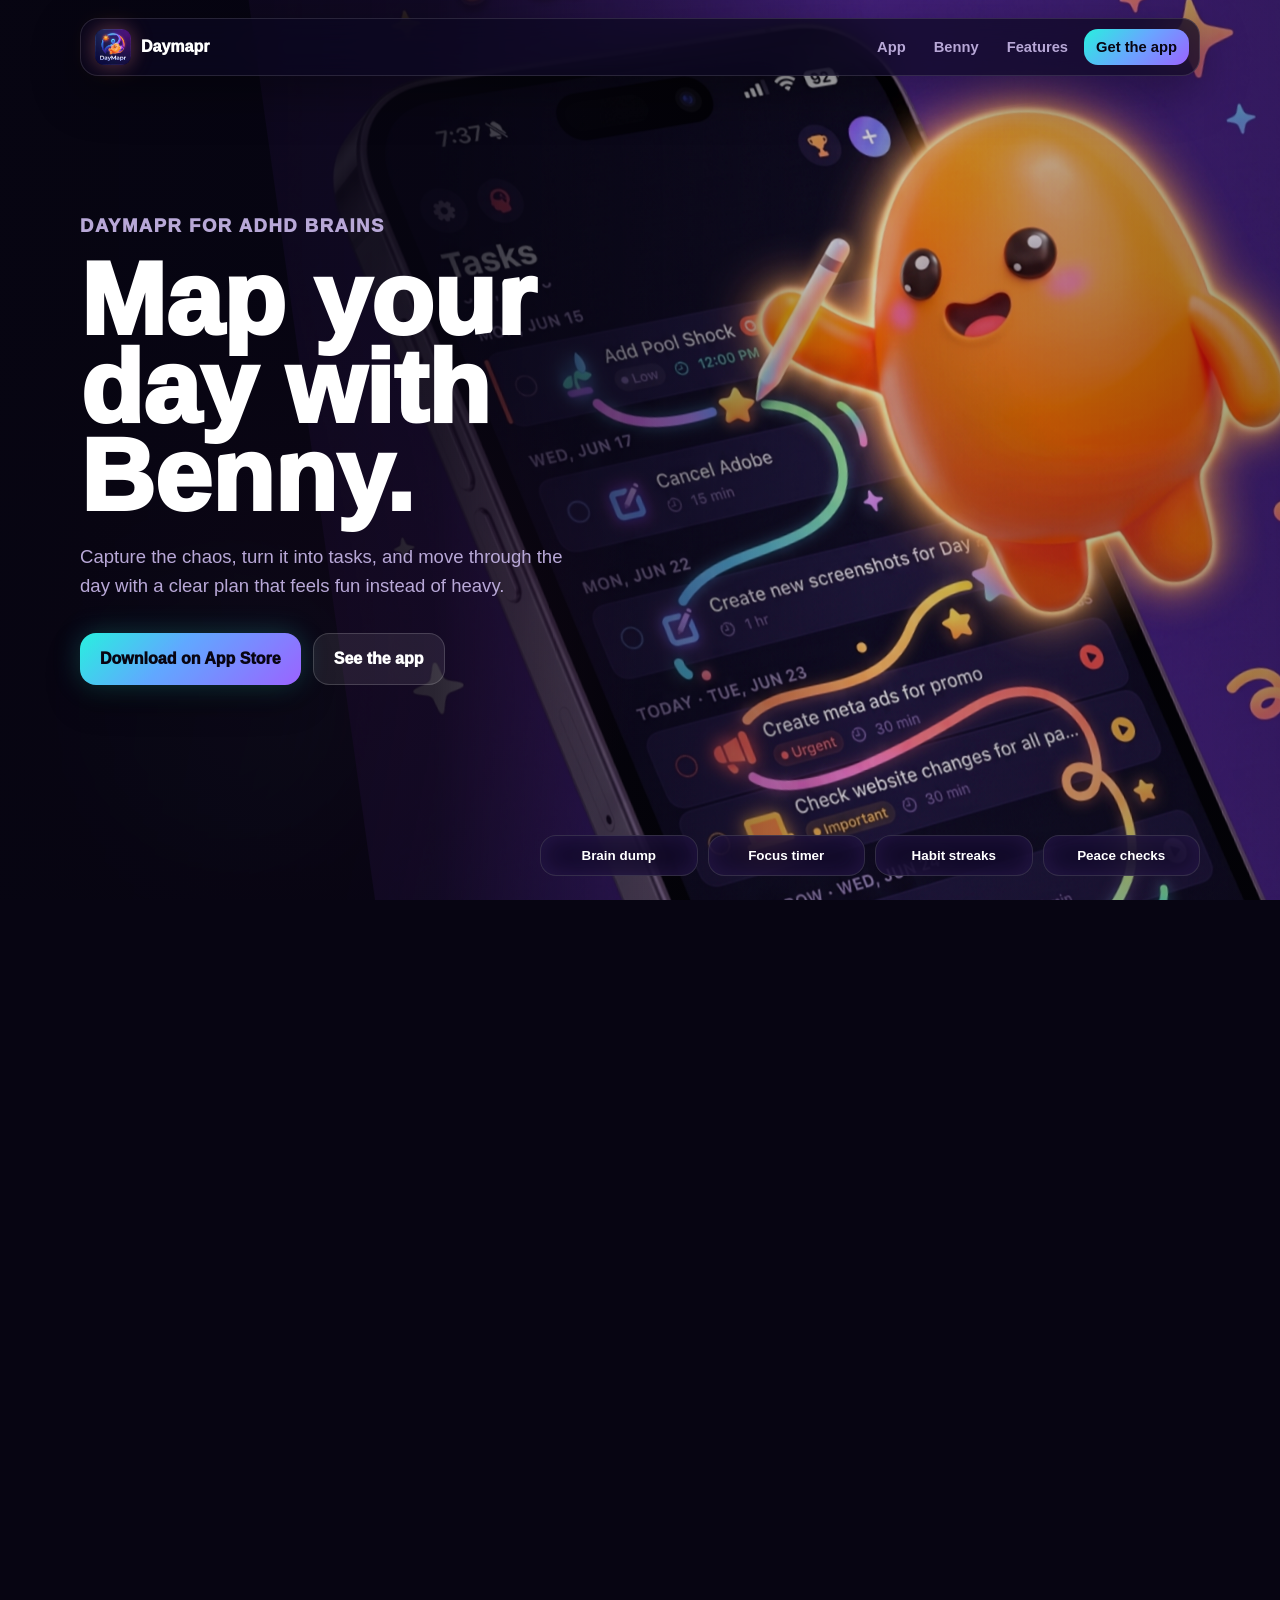
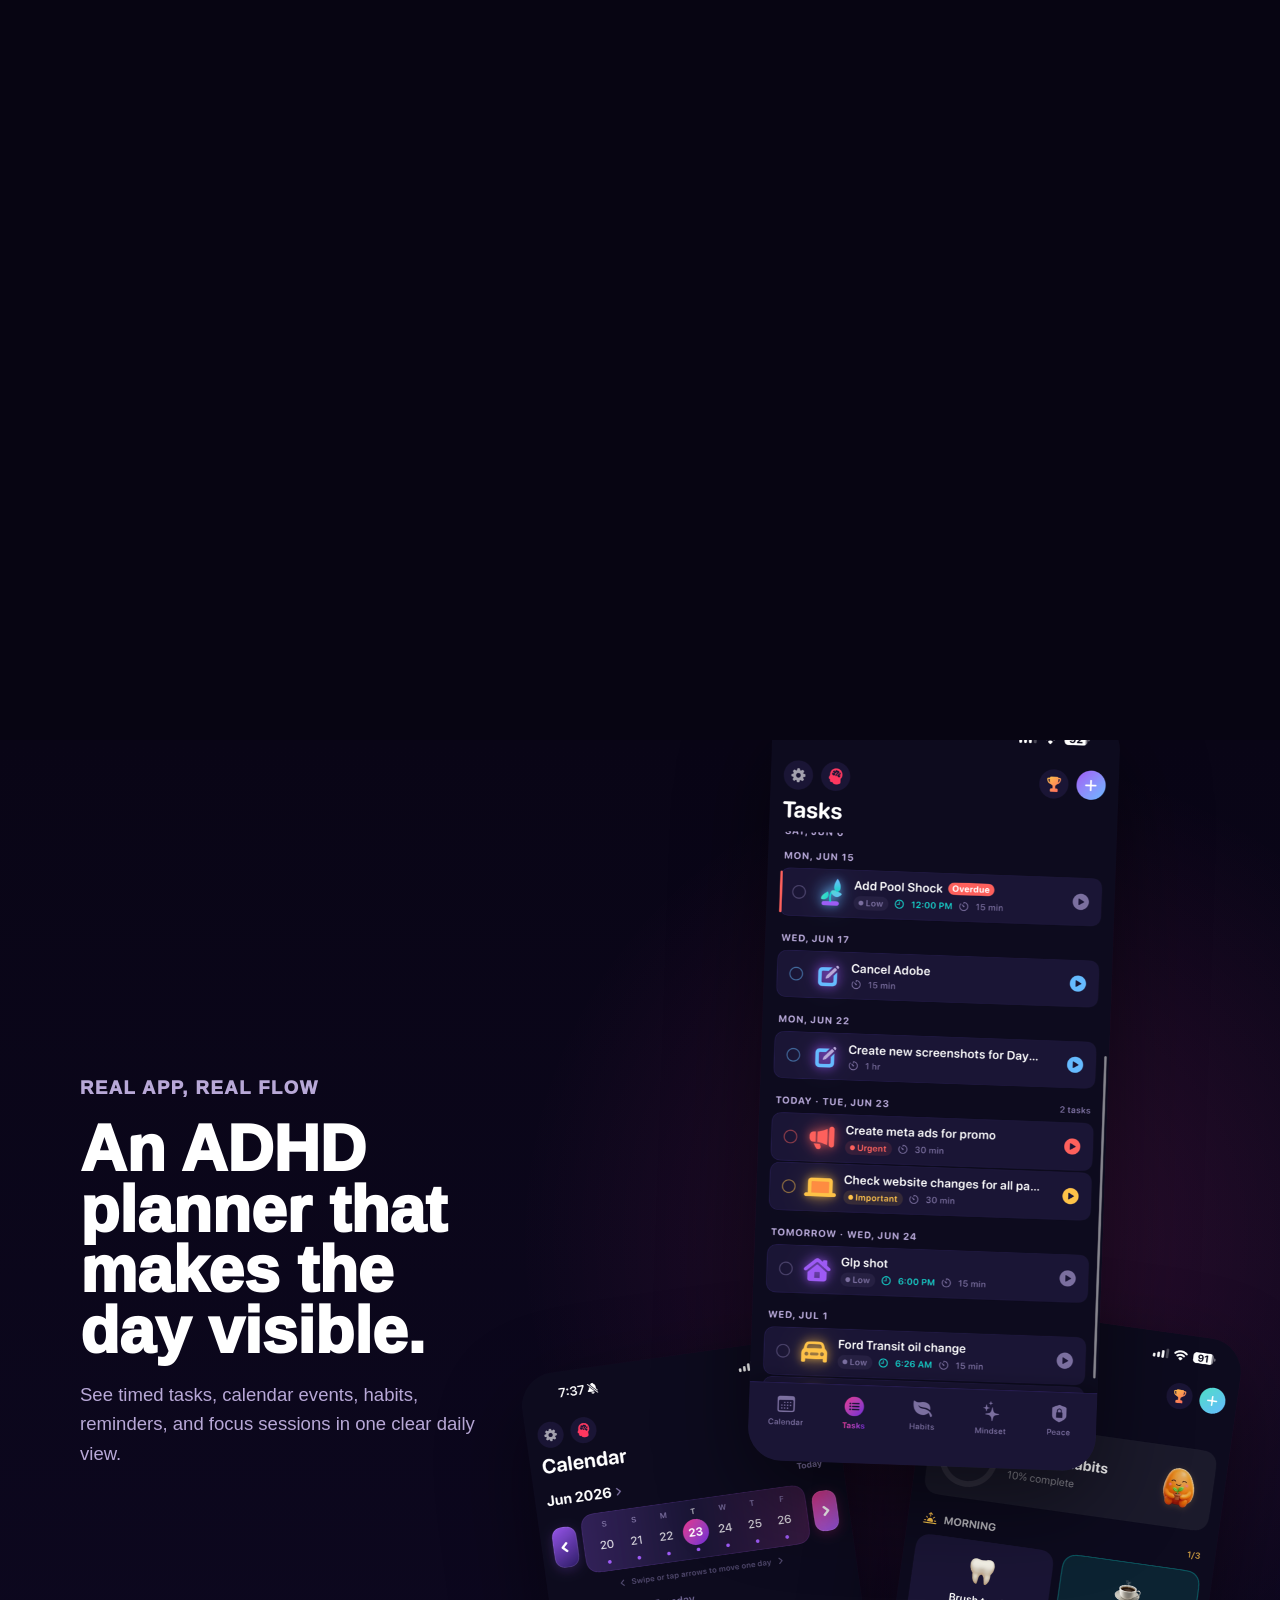
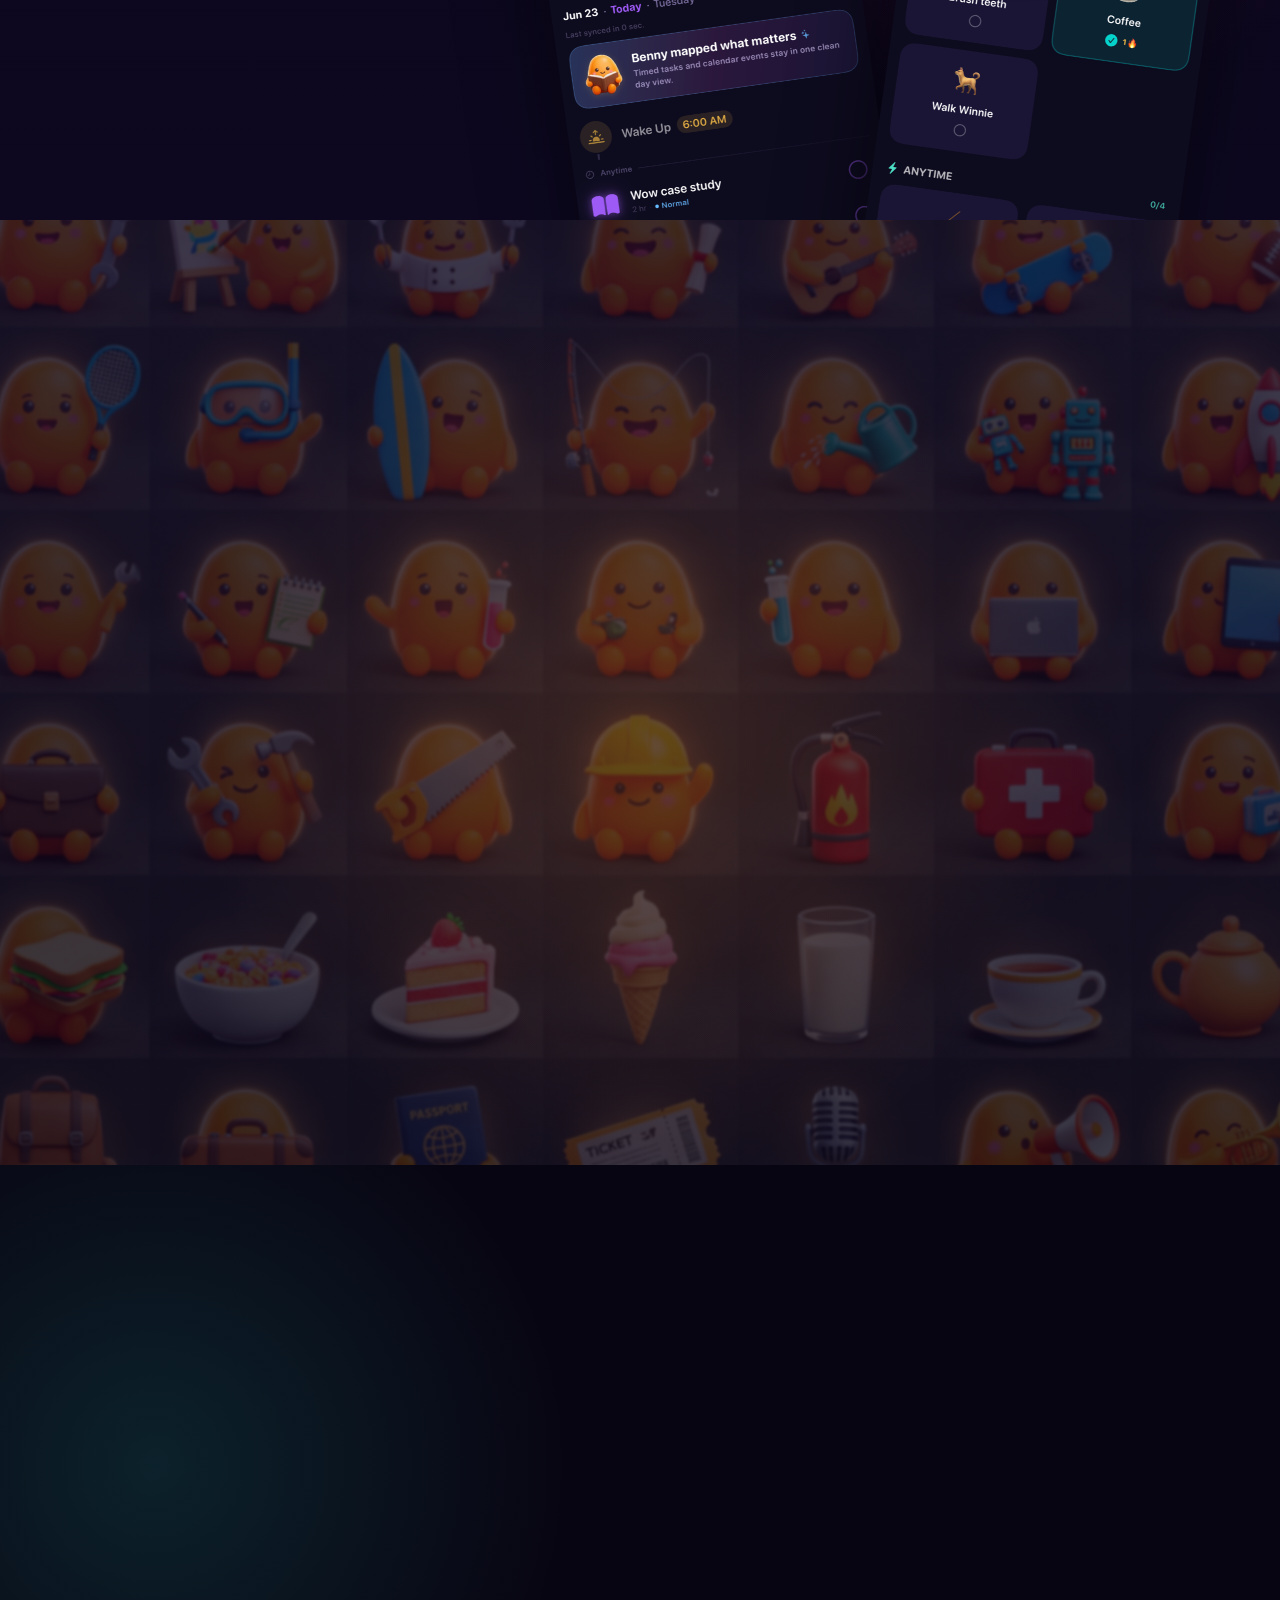
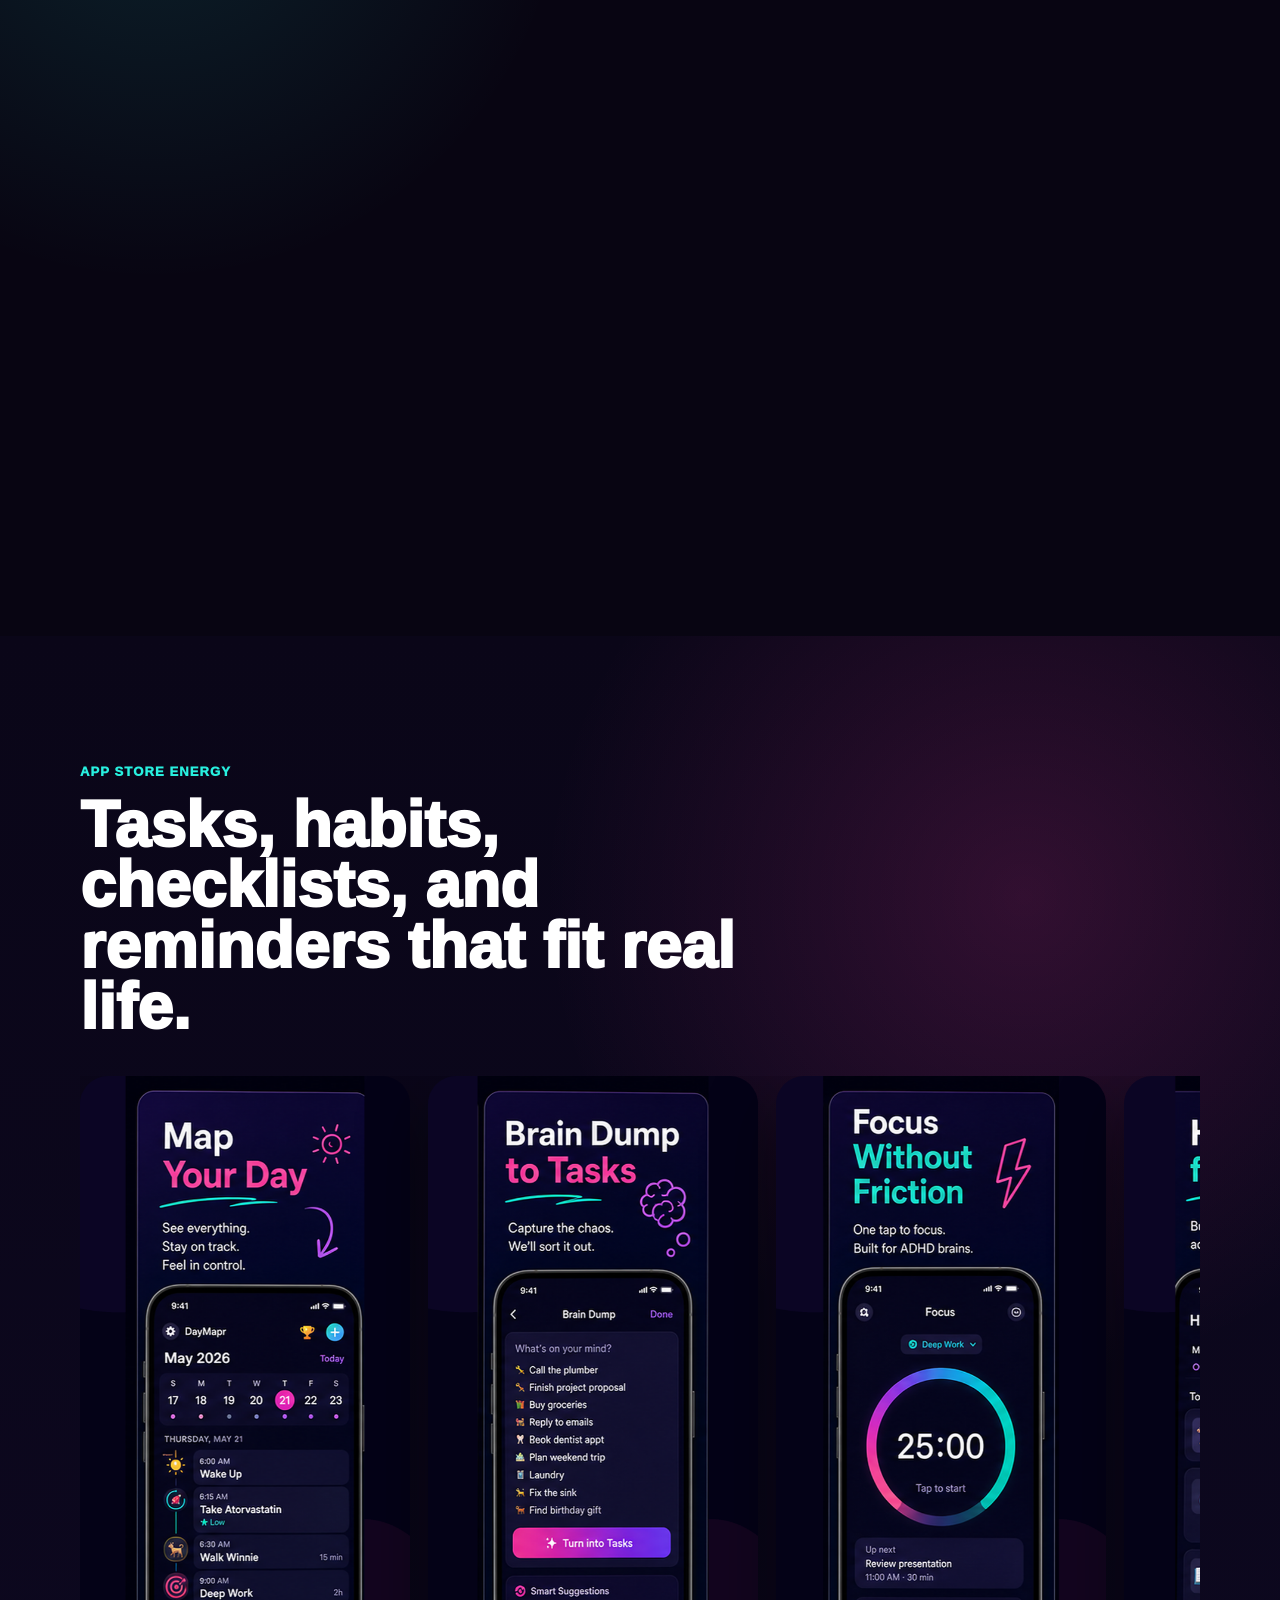
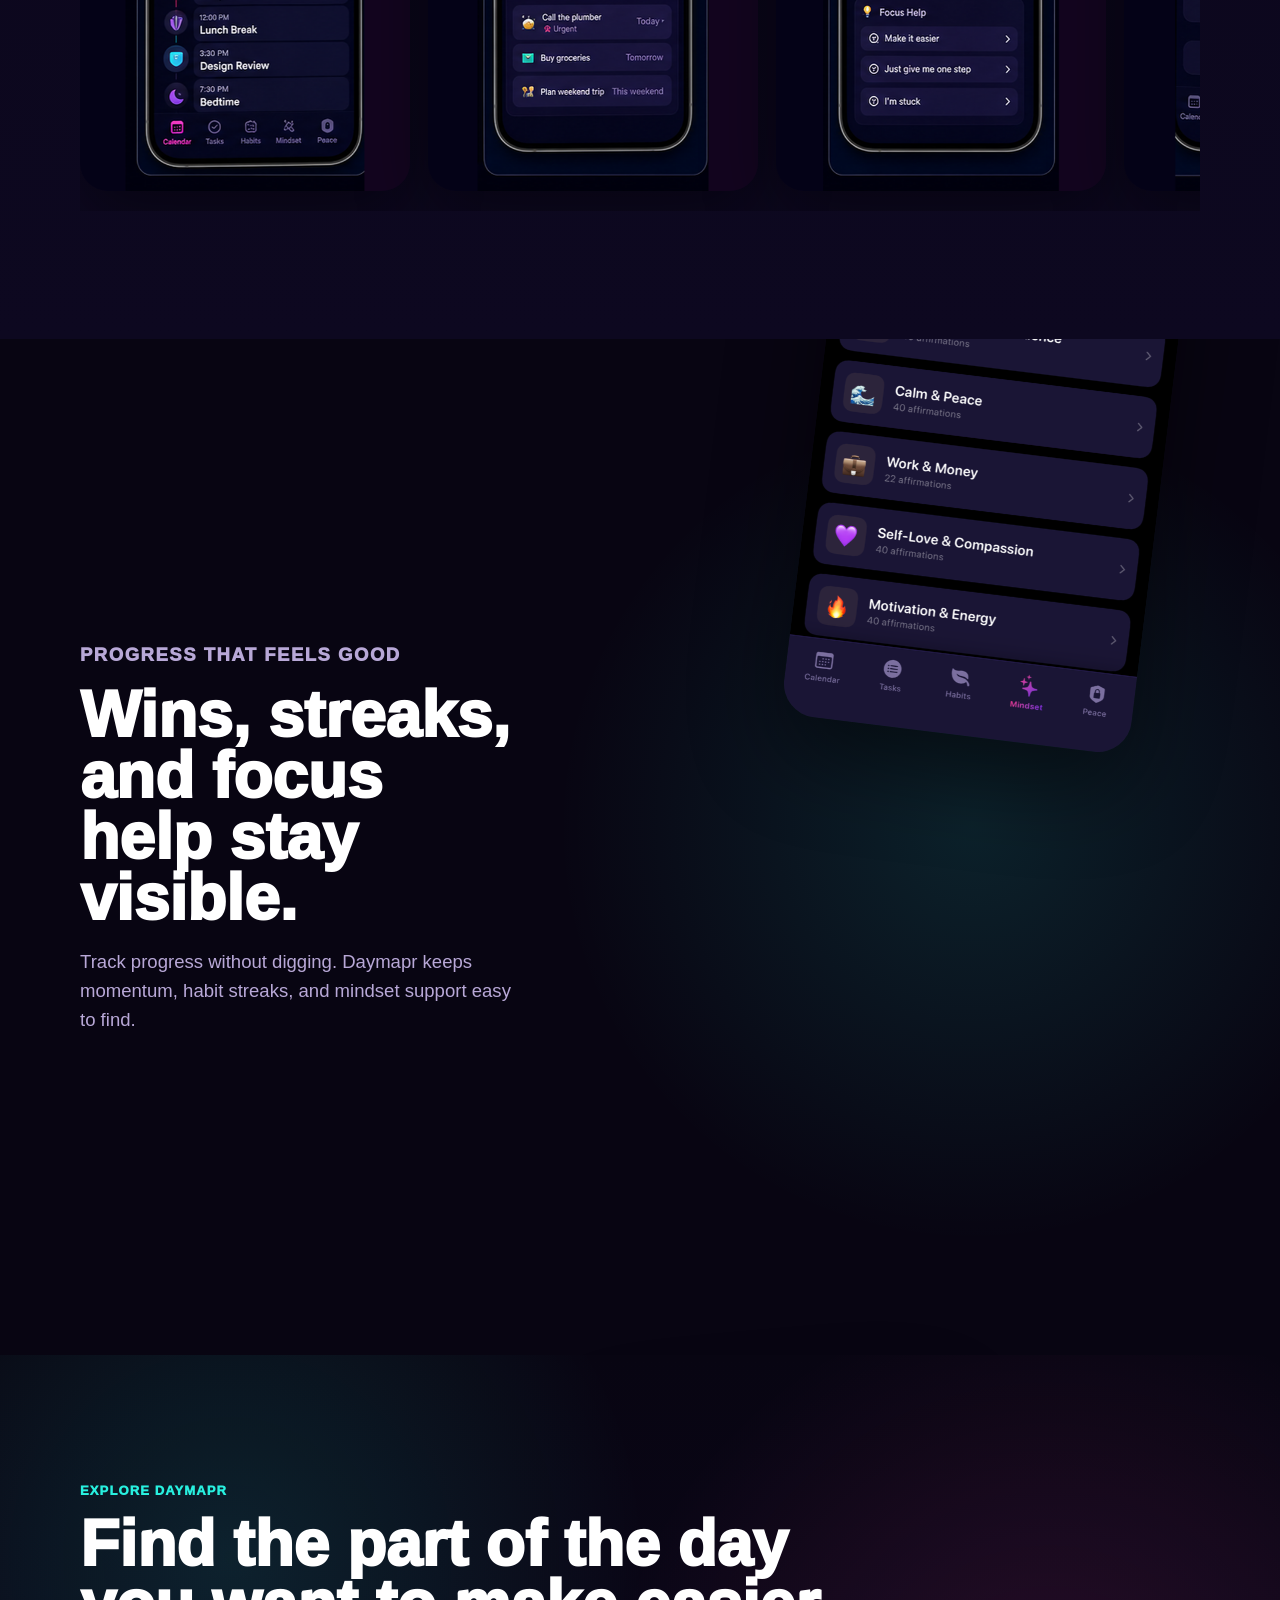
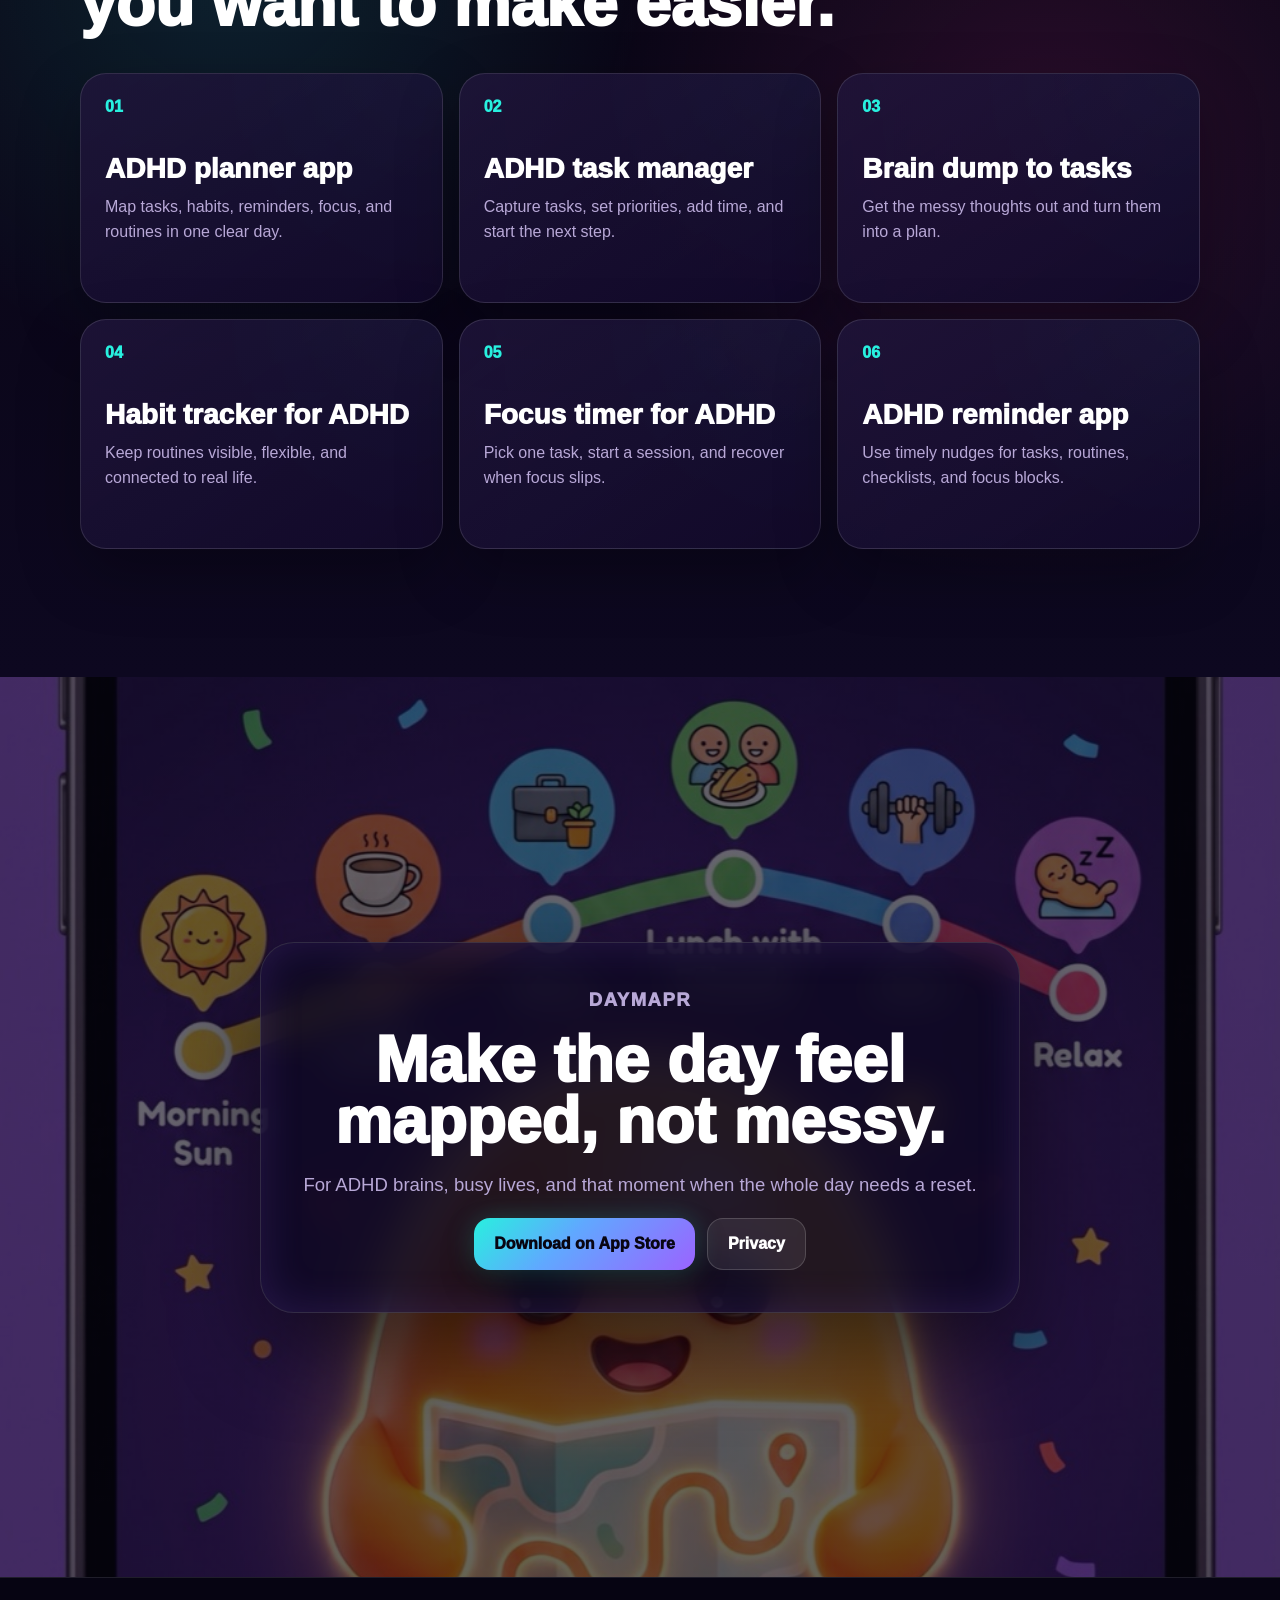
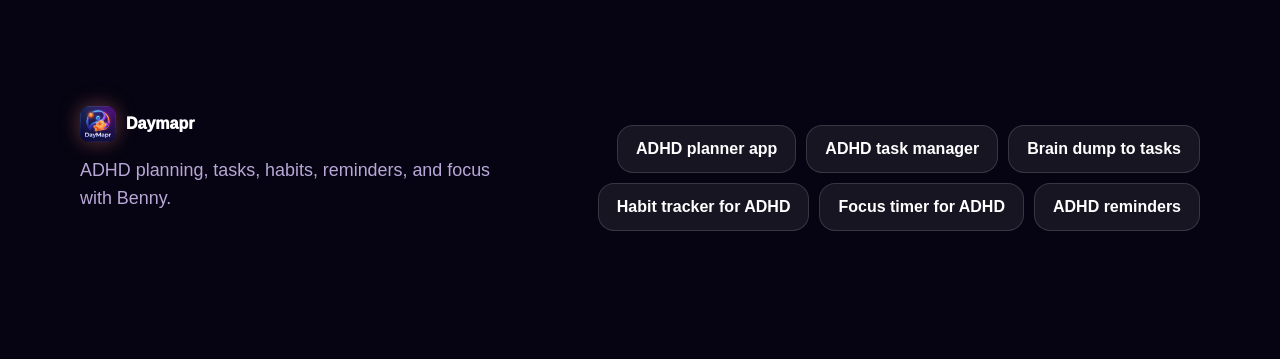
<file: index.html>
<!DOCTYPE html>
<html lang="en">
  <head>
    <meta charset="UTF-8" />
    <meta name="viewport" content="width=device-width, initial-scale=1.0" />
    <meta
      name="description"
      content="Daymapr is an ADHD planner app that turns brain dumps into tasks, habits, focus sessions, checklists, and reminders so your day feels clear."
    />
    <meta name="robots" content="index, follow, max-image-preview:large" />
    <meta name="theme-color" content="#0c0820" />
    <meta name="apple-itunes-app" content="app-id=6761452212" />
    <link rel="canonical" href="https://daymapr.com/" />
    <meta property="og:site_name" content="Daymapr" />
    <meta property="og:type" content="website" />
    <meta property="og:url" content="https://daymapr.com/" />
    <meta property="og:title" content="Daymapr | ADHD Planner App for Tasks, Habits & Focus" />
    <meta
      property="og:description"
      content="Map your day with Benny. Turn brain dumps into tasks, build habits, use focus mode, and keep reminders in one calm ADHD-friendly planner."
    />
    <meta property="og:image" content="https://daymapr.com/assets/daymapr/brand/og-image.png" />
    <meta property="og:image:width" content="1200" />
    <meta property="og:image:height" content="630" />
    <meta property="og:locale" content="en_US" />
    <meta name="twitter:card" content="summary_large_image" />
    <meta name="twitter:title" content="Daymapr | ADHD Planner App for Tasks, Habits & Focus" />
    <meta
      name="twitter:description"
      content="An ADHD-friendly daily planner for brain dumps, tasks, habits, focus sessions, checklists, and reminders."
    />
    <meta name="twitter:image" content="https://daymapr.com/assets/daymapr/brand/og-image.png" />
    <title>Daymapr | ADHD Planner App for Tasks, Habits & Focus</title>
    <link rel="icon" href="assets/daymapr/app-icon.png" type="image/png" />
    <link rel="apple-touch-icon" href="assets/daymapr/app-icon.png" />
    <link rel="stylesheet" href="styles.css" />
    <script type="application/ld+json">
      {
        "@context": "https://schema.org",
        "@graph": [
          {
            "@type": "WebSite",
            "@id": "https://daymapr.com/#website",
            "url": "https://daymapr.com/",
            "name": "Daymapr",
            "description": "Daymapr is an ADHD planner app for tasks, habits, focus sessions, checklists, reminders, and brain dumps.",
            "inLanguage": "en-US"
          },
          {
            "@type": "MobileApplication",
            "@id": "https://daymapr.com/#app",
            "name": "DayMapr: ADHD Tasks & Habits",
            "alternateName": "Daymapr",
            "operatingSystem": "iOS",
            "applicationCategory": "ProductivityApplication",
            "url": "https://daymapr.com/",
            "downloadUrl": "https://apps.apple.com/us/app/daymapr-adhd-tasks-habits/id6761452212",
            "image": "https://daymapr.com/assets/daymapr/brand/og-image.png",
            "description": "An ADHD-friendly daily planner that helps turn brain dumps into tasks, map your day, track habits, start focus sessions, use checklists, and get reminders.",
            "featureList": [
              "ADHD daily planner",
              "Brain dump to tasks",
              "Task manager",
              "Habit tracker",
              "Focus timer",
              "Checklists",
              "Reminders"
            ],
            "screenshot": [
              "https://daymapr.com/assets/daymapr/brand/app-calendar.png",
              "https://daymapr.com/assets/daymapr/brand/app-tasks.png",
              "https://daymapr.com/assets/daymapr/brand/app-habits.png"
            ],
            "offers": {
              "@type": "Offer",
              "url": "https://apps.apple.com/us/app/daymapr-adhd-tasks-habits/id6761452212"
            }
          }
        ]
      }
    </script>
  </head>
  <body>
    <header class="site-header" data-header>
      <a class="brand" href="#top" aria-label="Daymapr home">
        <img class="brand-mark" src="assets/daymapr/app-icon.png" alt="" />
        <span>Daymapr</span>
      </a>
      <nav class="nav-links" aria-label="Main navigation">
        <a href="#app">App</a>
        <a href="#benny">Benny</a>
        <a href="#features">Features</a>
        <a class="nav-cta" href="https://apps.apple.com/us/app/daymapr-adhd-tasks-habits/id6761452212">Get the app</a>
      </nav>
    </header>

    <main>
      <section class="hero" id="top" aria-label="Daymapr hero">
        <div class="hero-pin">
          <img
            class="hero-art"
            src="assets/daymapr/brand/hero-benny-maps.png"
            alt=""
            data-depth="-0.08"
          />
          <div class="hero-glow hero-glow-a" aria-hidden="true"></div>
          <div class="hero-glow hero-glow-b" aria-hidden="true"></div>
          <div class="hero-copy">
            <p class="eyebrow">Daymapr for ADHD brains</p>
            <h1>Map your day with Benny.</h1>
            <p>
              Capture the chaos, turn it into tasks, and move through the day with a clear plan
              that feels fun instead of heavy.
            </p>
            <div class="hero-actions">
              <a class="button primary" href="https://apps.apple.com/us/app/daymapr-adhd-tasks-habits/id6761452212">Download on App Store</a>
              <a class="button ghost" href="#app">See the app</a>
            </div>
          </div>
          <div class="hero-tags" aria-label="Daymapr highlights">
            <span>Brain dump</span>
            <span>Focus timer</span>
            <span>Habit streaks</span>
            <span>Peace checks</span>
          </div>
        </div>
      </section>

      <section class="app-section" id="app">
        <div class="section-copy reveal">
          <p class="eyebrow">Real app, real flow</p>
          <h2>An ADHD planner that makes the day visible.</h2>
          <p>
            See timed tasks, calendar events, habits, reminders, and focus sessions in one clear
            daily view.
          </p>
        </div>
        <div class="phone-stage" aria-label="Daymapr app screens">
          <figure class="device device-left" data-depth="0.12">
            <img src="assets/daymapr/brand/app-calendar.png" alt="Daymapr calendar screen" />
          </figure>
          <figure class="device device-center" data-depth="-0.08">
            <img src="assets/daymapr/brand/app-tasks.png" alt="Daymapr tasks screen" />
          </figure>
          <figure class="device device-right" data-depth="0.10">
            <img src="assets/daymapr/brand/app-habits.png" alt="Daymapr habits screen" />
          </figure>
        </div>
      </section>

      <section class="benny-section" id="benny">
        <div class="benny-orbit" aria-hidden="true">
          <img src="assets/daymapr/brand/benny-grid.png" alt="" />
        </div>
        <div class="benny-card reveal">
          <img class="benny-portrait" src="assets/daymapr/brand/benny-portrait.png" alt="Benny waving" />
          <div>
            <p class="eyebrow">Meet Benny</p>
            <h2>Your friendly guide for the day.</h2>
            <p>
              Benny helps turn scattered thoughts into a mapped-out plan, nudging you from
              brain dump to focus to done.
            </p>
          </div>
        </div>
      </section>

      <section class="flow-section">
        <div class="flow-copy reveal">
          <p class="eyebrow">From chaos to action</p>
          <h2>Brain dump, sort, focus, finish.</h2>
        </div>
        <div class="flow-grid">
          <article class="flow-card reveal">
            <img src="assets/daymapr/brand/panel-brain.png" alt="Brain dump to tasks promo panel" />
            <h3>Turn brain dumps into tasks</h3>
            <p>Capture everything. Daymapr helps sort it into the next useful move.</p>
          </article>
          <article class="flow-card reveal">
            <img src="assets/daymapr/brand/panel-focus.png" alt="Focus without friction promo panel" />
            <h3>Focus without friction</h3>
            <p>One timer, one task, and one clear way to restart when you drift.</p>
          </article>
          <article class="flow-card reveal">
            <img src="assets/daymapr/brand/panel-peace.png" alt="Peace of mind promo panel" />
            <h3>Peace of mind checklists</h3>
            <p>Close the loops that keep taking up space in your head.</p>
          </article>
        </div>
      </section>

      <section class="feature-marquee" id="features" aria-label="Daymapr feature gallery">
        <div class="marquee-copy reveal">
          <p class="eyebrow">App Store energy</p>
          <h2>Tasks, habits, checklists, and reminders that fit real life.</h2>
        </div>
        <div class="panel-rail">
          <img src="assets/daymapr/brand/panel-map.png" alt="Map your day promo panel" />
          <img src="assets/daymapr/brand/panel-brain.png" alt="Brain dump to tasks promo panel" />
          <img src="assets/daymapr/brand/panel-focus.png" alt="Focus without friction promo panel" />
          <img src="assets/daymapr/brand/panel-habits.png" alt="Habits for real life promo panel" />
          <img src="assets/daymapr/brand/panel-reminders.png" alt="ADHD friendly reminders promo panel" />
        </div>
      </section>

      <section class="focus-section">
        <div class="focus-copy reveal">
          <p class="eyebrow">Progress that feels good</p>
          <h2>Wins, streaks, and focus help stay visible.</h2>
          <p>
            Track progress without digging. Daymapr keeps momentum, habit streaks, and mindset
            support easy to find.
          </p>
        </div>
        <div class="progress-showcase">
          <img class="progress-phone" src="assets/daymapr/brand/app-progress.png" alt="Daymapr progress screen" data-depth="0.12" />
          <img class="mindset-phone" src="assets/daymapr/brand/app-mindset.png" alt="Daymapr mindset screen" data-depth="-0.10" />
        </div>
      </section>

      <section class="explore-section" aria-labelledby="explore-title">
        <div class="explore-copy">
          <p class="eyebrow">Explore Daymapr</p>
          <h2 id="explore-title">Find the part of the day you want to make easier.</h2>
        </div>
        <div class="explore-grid">
          <a class="explore-card" href="adhd-planner-app/">
            <span>01</span>
            <h3>ADHD planner app</h3>
            <p>Map tasks, habits, reminders, focus, and routines in one clear day.</p>
          </a>
          <a class="explore-card" href="adhd-task-manager/">
            <span>02</span>
            <h3>ADHD task manager</h3>
            <p>Capture tasks, set priorities, add time, and start the next step.</p>
          </a>
          <a class="explore-card" href="brain-dump-to-tasks-app/">
            <span>03</span>
            <h3>Brain dump to tasks</h3>
            <p>Get the messy thoughts out and turn them into a plan.</p>
          </a>
          <a class="explore-card" href="habit-tracker-for-adhd/">
            <span>04</span>
            <h3>Habit tracker for ADHD</h3>
            <p>Keep routines visible, flexible, and connected to real life.</p>
          </a>
          <a class="explore-card" href="focus-timer-for-adhd/">
            <span>05</span>
            <h3>Focus timer for ADHD</h3>
            <p>Pick one task, start a session, and recover when focus slips.</p>
          </a>
          <a class="explore-card" href="adhd-reminder-app/">
            <span>06</span>
            <h3>ADHD reminder app</h3>
            <p>Use timely nudges for tasks, routines, checklists, and focus blocks.</p>
          </a>
        </div>
      </section>

      <section class="download-section" id="download">
        <img class="download-bg" src="assets/daymapr/brand/benny-start-map.jpg" alt="" />
        <div class="download-panel reveal">
          <p class="eyebrow">Daymapr</p>
          <h2>Make the day feel mapped, not messy.</h2>
          <p>For ADHD brains, busy lives, and that moment when the whole day needs a reset.</p>
          <div class="hero-actions">
            <a class="button primary" href="https://apps.apple.com/us/app/daymapr-adhd-tasks-habits/id6761452212">Download on App Store</a>
            <a class="button ghost" href="legal/privacy.html">Privacy</a>
          </div>
        </div>
      </section>
    </main>

    <footer class="site-footer">
      <div>
        <a class="brand" href="#top" aria-label="Daymapr home">
          <img class="brand-mark" src="assets/daymapr/app-icon.png" alt="" />
          <span>Daymapr</span>
        </a>
        <p>ADHD planning, tasks, habits, reminders, and focus with Benny.</p>
      </div>
      <nav class="footer-links" aria-label="Daymapr keyword pages">
        <a href="adhd-planner-app/">ADHD planner app</a>
        <a href="adhd-task-manager/">ADHD task manager</a>
        <a href="brain-dump-to-tasks-app/">Brain dump to tasks</a>
        <a href="habit-tracker-for-adhd/">Habit tracker for ADHD</a>
        <a href="focus-timer-for-adhd/">Focus timer for ADHD</a>
        <a href="adhd-reminder-app/">ADHD reminders</a>
      </nav>
    </footer>

    <script src="script.js"></script>
  </body>
</html>
</file>
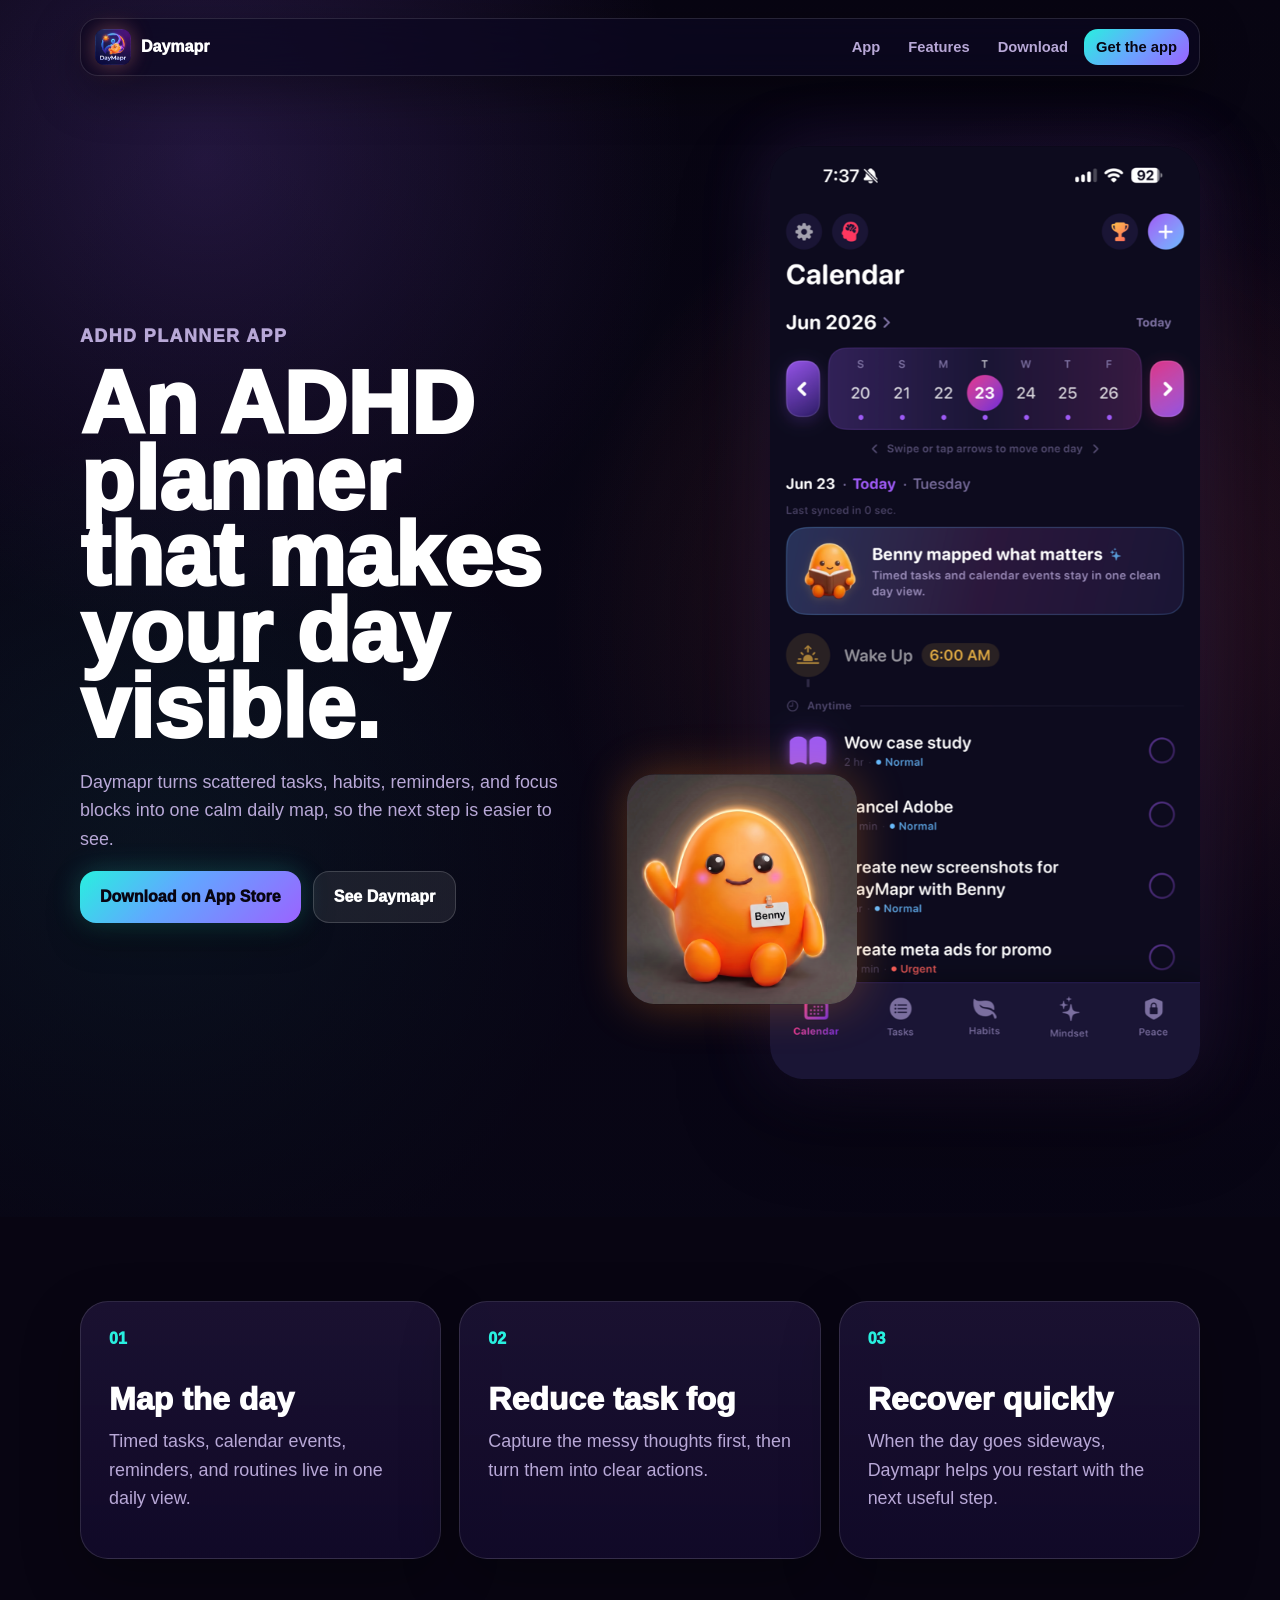
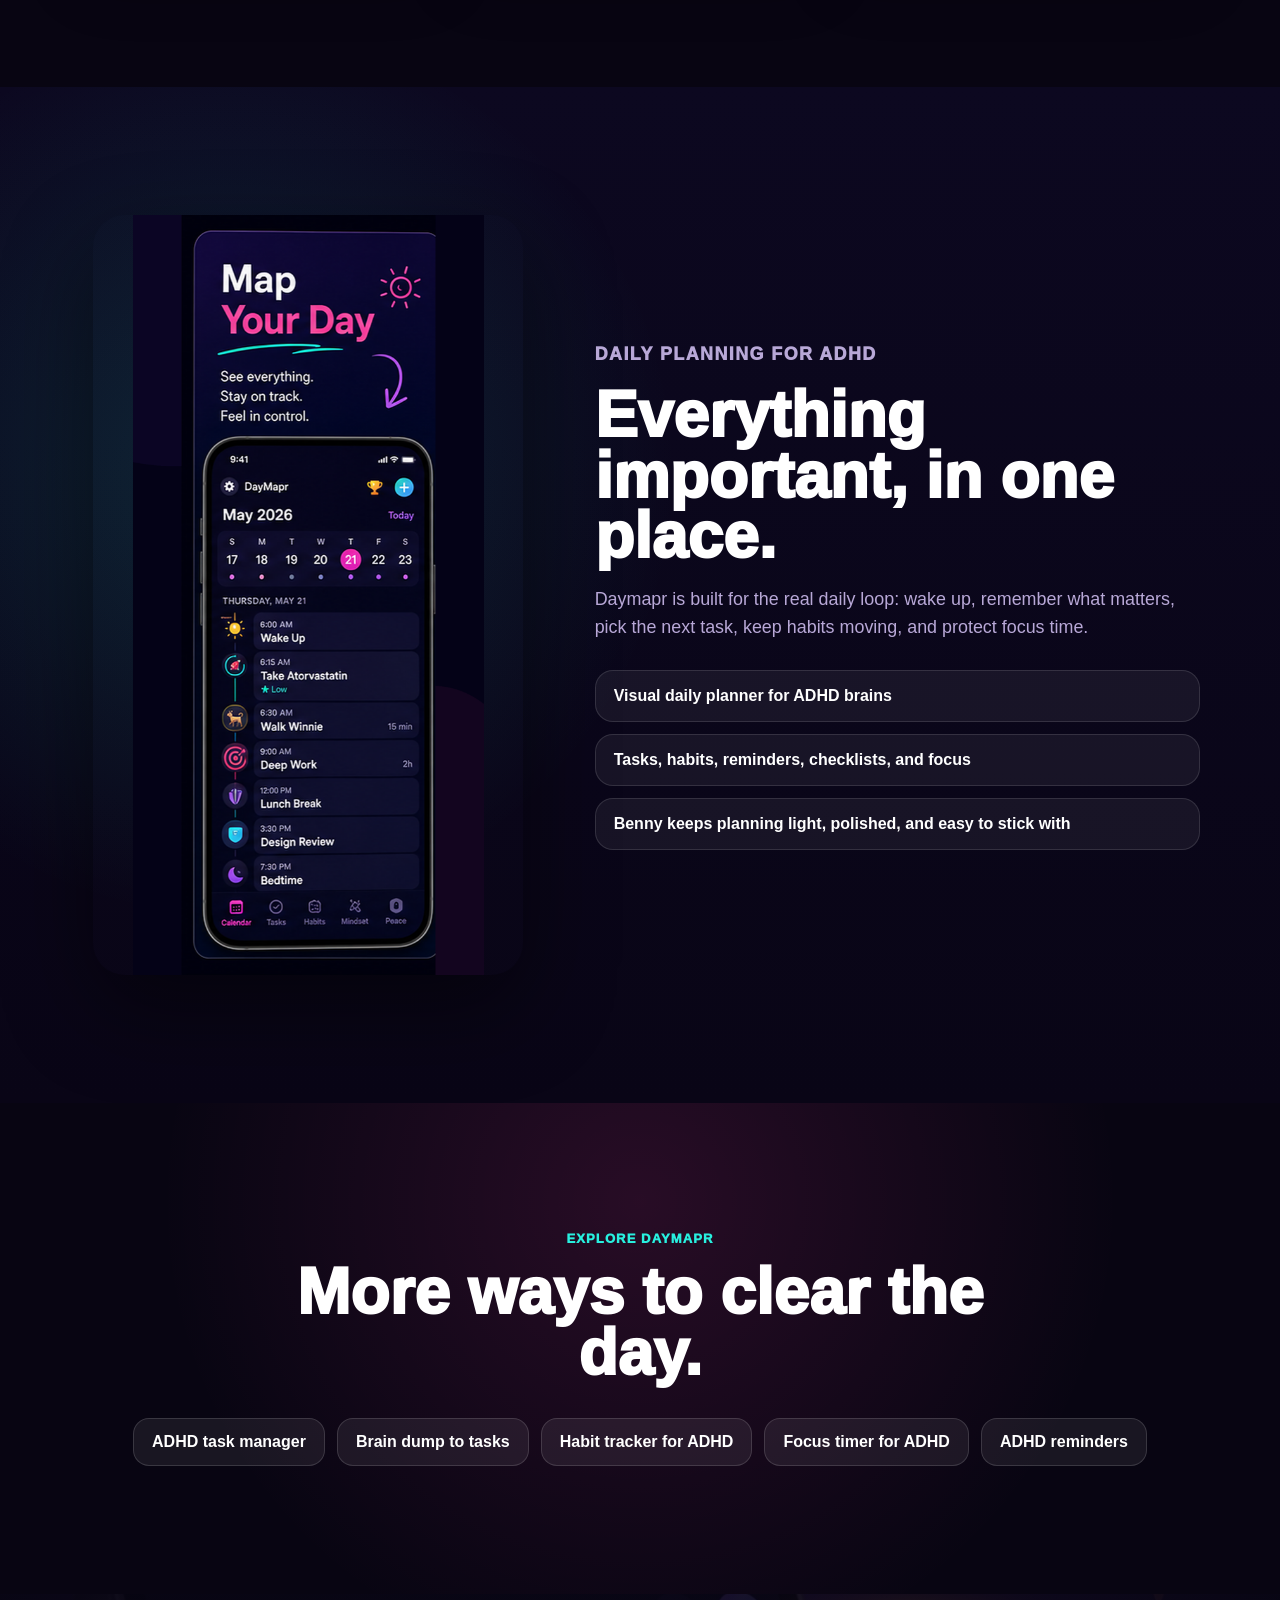
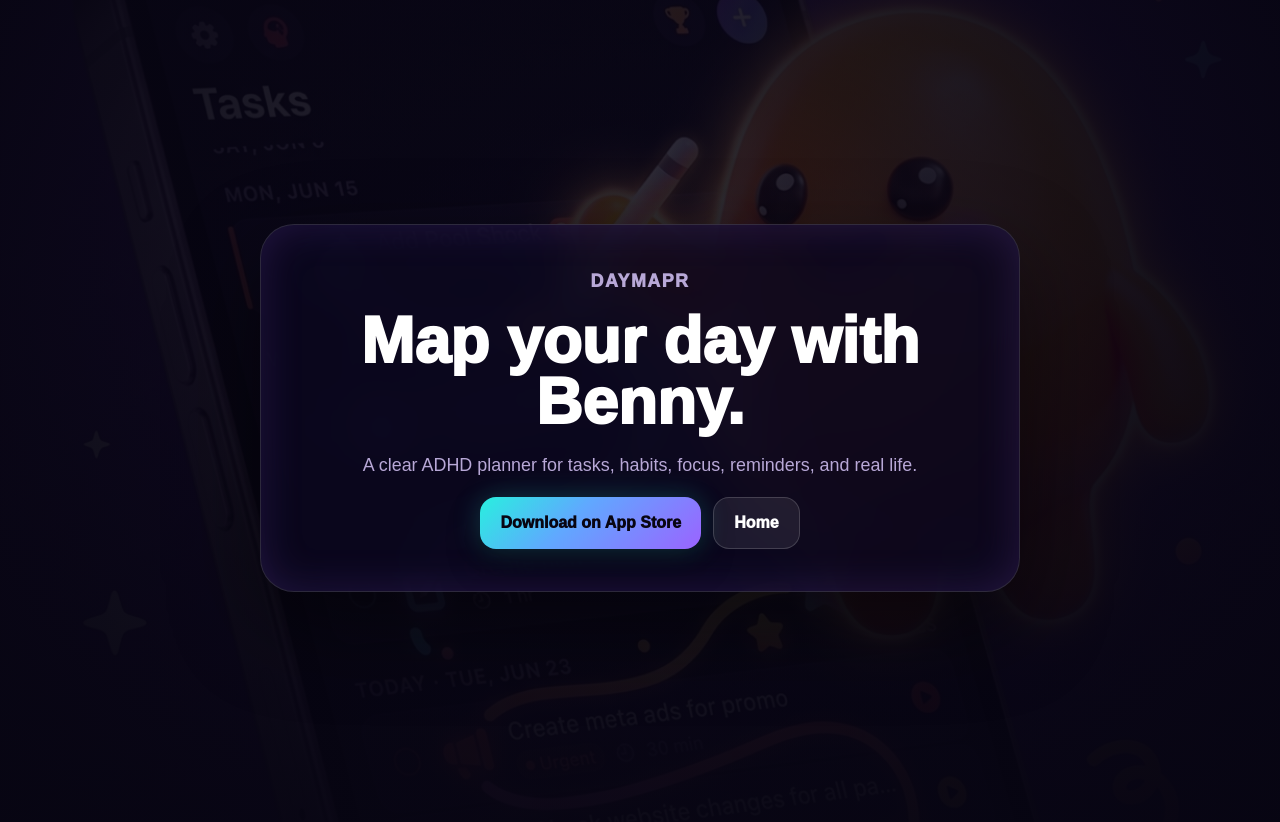
<file: adhd-planner-app/index.html>
<!DOCTYPE html>
<html lang="en">
  <head>
    <meta charset="UTF-8" />
    <meta name="viewport" content="width=device-width, initial-scale=1.0" />
    <meta
      name="description"
      content="Daymapr is an ADHD planner app that maps tasks, habits, reminders, focus sessions, and calendar events into one clear daily plan."
    />
    <meta name="robots" content="index, follow, max-image-preview:large" />
    <meta name="theme-color" content="#0c0820" />
    <meta name="apple-itunes-app" content="app-id=6761452212" />
    <link rel="canonical" href="https://daymapr.com/adhd-planner-app/" />
    <meta property="og:site_name" content="Daymapr" />
    <meta property="og:type" content="website" />
    <meta property="og:url" content="https://daymapr.com/adhd-planner-app/" />
    <meta property="og:title" content="ADHD Planner App | Daymapr" />
    <meta
      property="og:description"
      content="Plan the day without holding everything in your head. Daymapr gives ADHD brains a clear map for tasks, habits, reminders, and focus."
    />
    <meta property="og:image" content="https://daymapr.com/assets/daymapr/brand/og-image.png" />
    <meta property="og:image:width" content="1200" />
    <meta property="og:image:height" content="630" />
    <meta name="twitter:card" content="summary_large_image" />
    <meta name="twitter:title" content="ADHD Planner App | Daymapr" />
    <meta
      name="twitter:description"
      content="A visual daily planner for ADHD tasks, habits, reminders, focus sessions, and routines."
    />
    <meta name="twitter:image" content="https://daymapr.com/assets/daymapr/brand/og-image.png" />
    <title>ADHD Planner App | Daymapr</title>
    <link rel="icon" href="../assets/daymapr/app-icon.png" type="image/png" />
    <link rel="apple-touch-icon" href="../assets/daymapr/app-icon.png" />
    <link rel="stylesheet" href="../styles.css" />
    <script type="application/ld+json">
      {
        "@context": "https://schema.org",
        "@graph": [
          {
            "@type": "WebPage",
            "@id": "https://daymapr.com/adhd-planner-app/#webpage",
            "url": "https://daymapr.com/adhd-planner-app/",
            "name": "ADHD Planner App | Daymapr",
            "description": "Daymapr is an ADHD planner app that maps tasks, habits, reminders, focus sessions, and calendar events into one clear daily plan.",
            "isPartOf": { "@id": "https://daymapr.com/#website" },
            "about": { "@id": "https://daymapr.com/#app" },
            "inLanguage": "en-US"
          },
          {
            "@type": "MobileApplication",
            "@id": "https://daymapr.com/#app",
            "name": "DayMapr: ADHD Tasks & Habits",
            "alternateName": "Daymapr",
            "operatingSystem": "iOS",
            "applicationCategory": "ProductivityApplication",
            "url": "https://daymapr.com/",
            "downloadUrl": "https://apps.apple.com/us/app/daymapr-adhd-tasks-habits/id6761452212"
          }
        ]
      }
    </script>
  </head>
  <body class="keyword-page">
    <header class="site-header" data-header>
      <a class="brand" href="../" aria-label="Daymapr home">
        <img class="brand-mark" src="../assets/daymapr/app-icon.png" alt="" />
        <span>Daymapr</span>
      </a>
      <nav class="nav-links" aria-label="Main navigation">
        <a href="../#app">App</a>
        <a href="../#features">Features</a>
        <a href="../#download">Download</a>
        <a class="nav-cta" href="https://apps.apple.com/us/app/daymapr-adhd-tasks-habits/id6761452212">Get the app</a>
      </nav>
    </header>

    <main>
      <section class="keyword-hero">
        <div class="keyword-copy reveal">
          <p class="eyebrow">ADHD planner app</p>
          <h1>An ADHD planner that makes your day visible.</h1>
          <p>
            Daymapr turns scattered tasks, habits, reminders, and focus blocks into one calm daily
            map, so the next step is easier to see.
          </p>
          <div class="hero-actions">
            <a class="button primary" href="https://apps.apple.com/us/app/daymapr-adhd-tasks-habits/id6761452212">Download on App Store</a>
            <a class="button ghost" href="../#app">See Daymapr</a>
          </div>
        </div>
        <div class="keyword-visual" data-depth="-0.06">
          <img class="keyword-phone" src="../assets/daymapr/brand/app-calendar.png" alt="Daymapr calendar daily planner screen" />
          <img class="keyword-mascot" src="../assets/daymapr/brand/benny-portrait.png" alt="" />
        </div>
      </section>

      <section class="keyword-proof">
        <article class="reveal">
          <span>01</span>
          <h3>Map the day</h3>
          <p>Timed tasks, calendar events, reminders, and routines live in one daily view.</p>
        </article>
        <article class="reveal">
          <span>02</span>
          <h3>Reduce task fog</h3>
          <p>Capture the messy thoughts first, then turn them into clear actions.</p>
        </article>
        <article class="reveal">
          <span>03</span>
          <h3>Recover quickly</h3>
          <p>When the day goes sideways, Daymapr helps you restart with the next useful step.</p>
        </article>
      </section>

      <section class="keyword-split">
        <img class="reveal" src="../assets/daymapr/brand/panel-map.png" alt="Map your day with Daymapr" />
        <div class="reveal">
          <p class="eyebrow">Daily planning for ADHD</p>
          <h2>Everything important, in one place.</h2>
          <p>
            Daymapr is built for the real daily loop: wake up, remember what matters, pick the next
            task, keep habits moving, and protect focus time.
          </p>
          <ul class="keyword-list">
            <li>Visual daily planner for ADHD brains</li>
            <li>Tasks, habits, reminders, checklists, and focus</li>
            <li>Benny keeps planning light, polished, and easy to stick with</li>
          </ul>
        </div>
      </section>

      <section class="keyword-related">
        <p class="eyebrow">Explore Daymapr</p>
        <h2>More ways to clear the day.</h2>
        <div class="keyword-links">
          <a href="../adhd-task-manager/">ADHD task manager</a>
          <a href="../brain-dump-to-tasks-app/">Brain dump to tasks</a>
          <a href="../habit-tracker-for-adhd/">Habit tracker for ADHD</a>
          <a href="../focus-timer-for-adhd/">Focus timer for ADHD</a>
          <a href="../adhd-reminder-app/">ADHD reminders</a>
        </div>
      </section>

      <section class="keyword-final">
        <img src="../assets/daymapr/brand/hero-benny-maps.png" alt="" />
        <div class="download-panel reveal">
          <p class="eyebrow">Daymapr</p>
          <h2>Map your day with Benny.</h2>
          <p>A clear ADHD planner for tasks, habits, focus, reminders, and real life.</p>
          <div class="hero-actions">
            <a class="button primary" href="https://apps.apple.com/us/app/daymapr-adhd-tasks-habits/id6761452212">Download on App Store</a>
            <a class="button ghost" href="../">Home</a>
          </div>
        </div>
      </section>
    </main>

    <script src="../script.js"></script>
  </body>
</html>
</file>
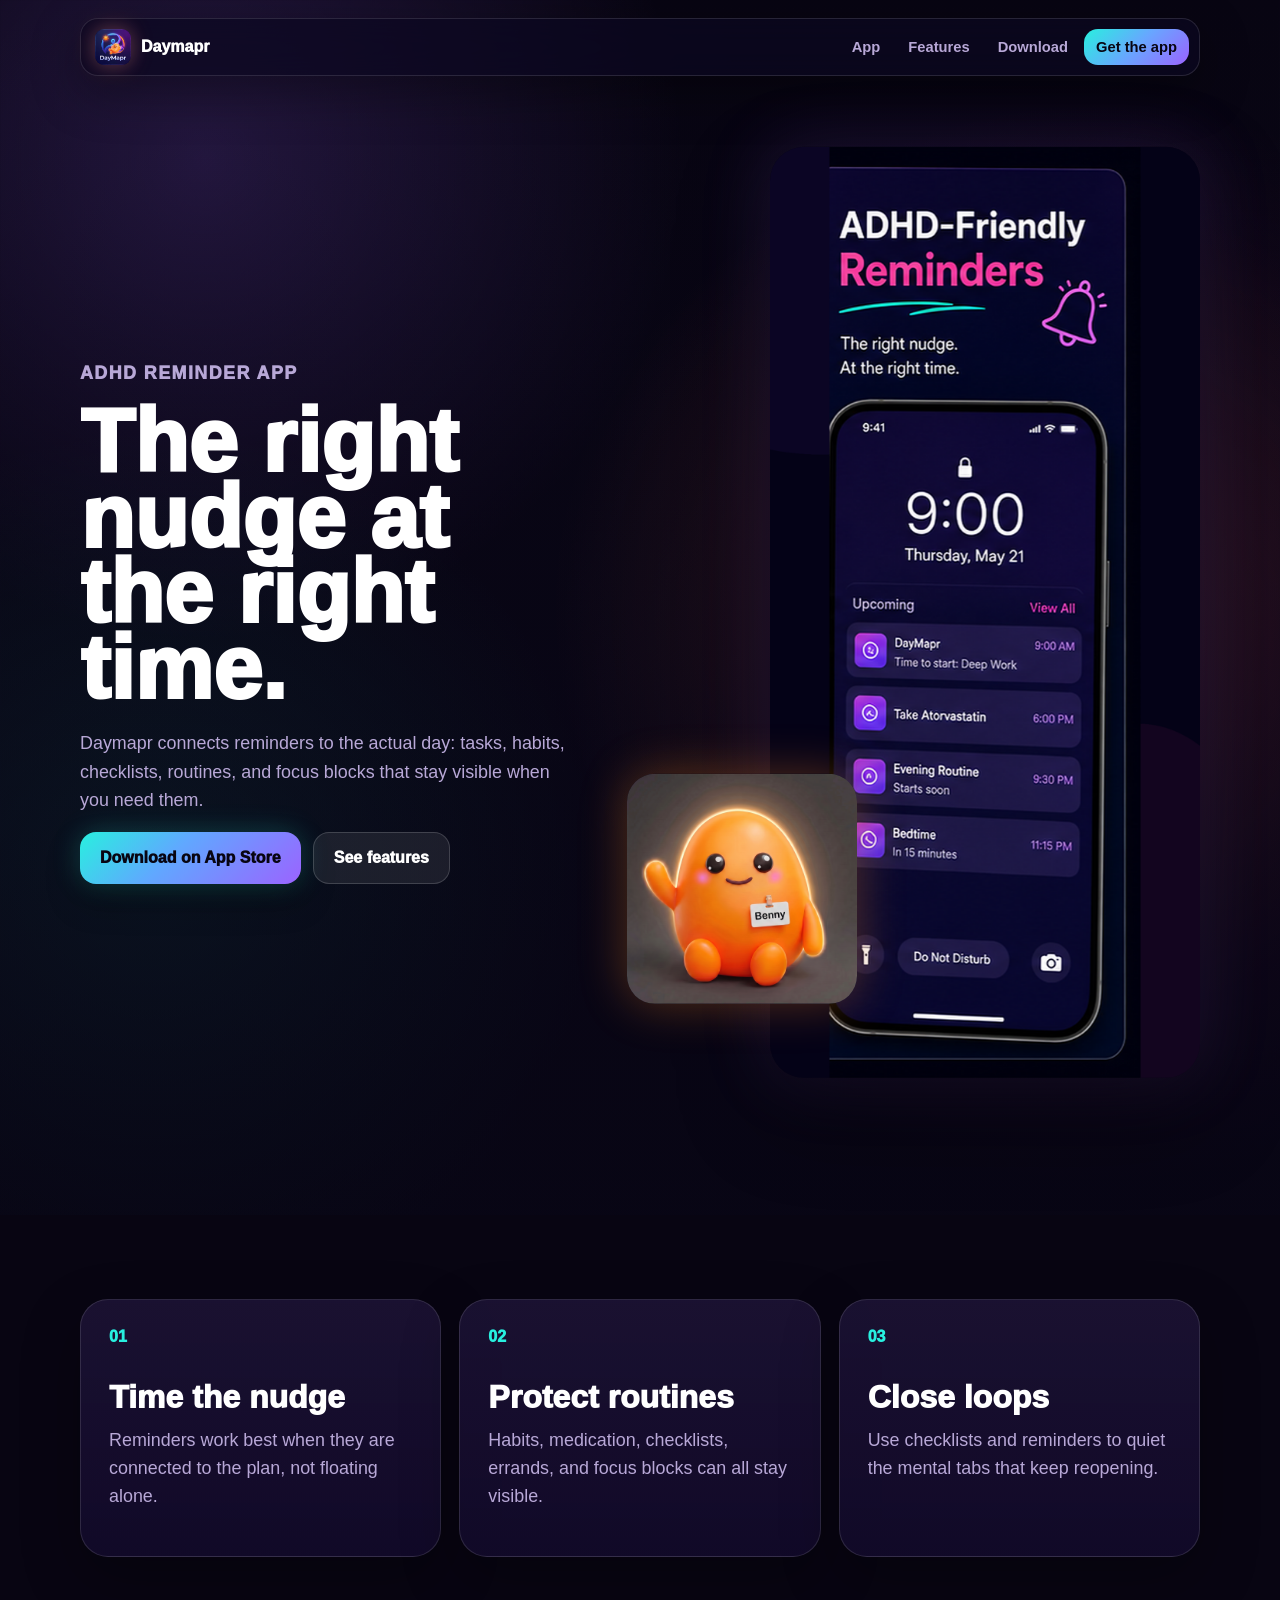
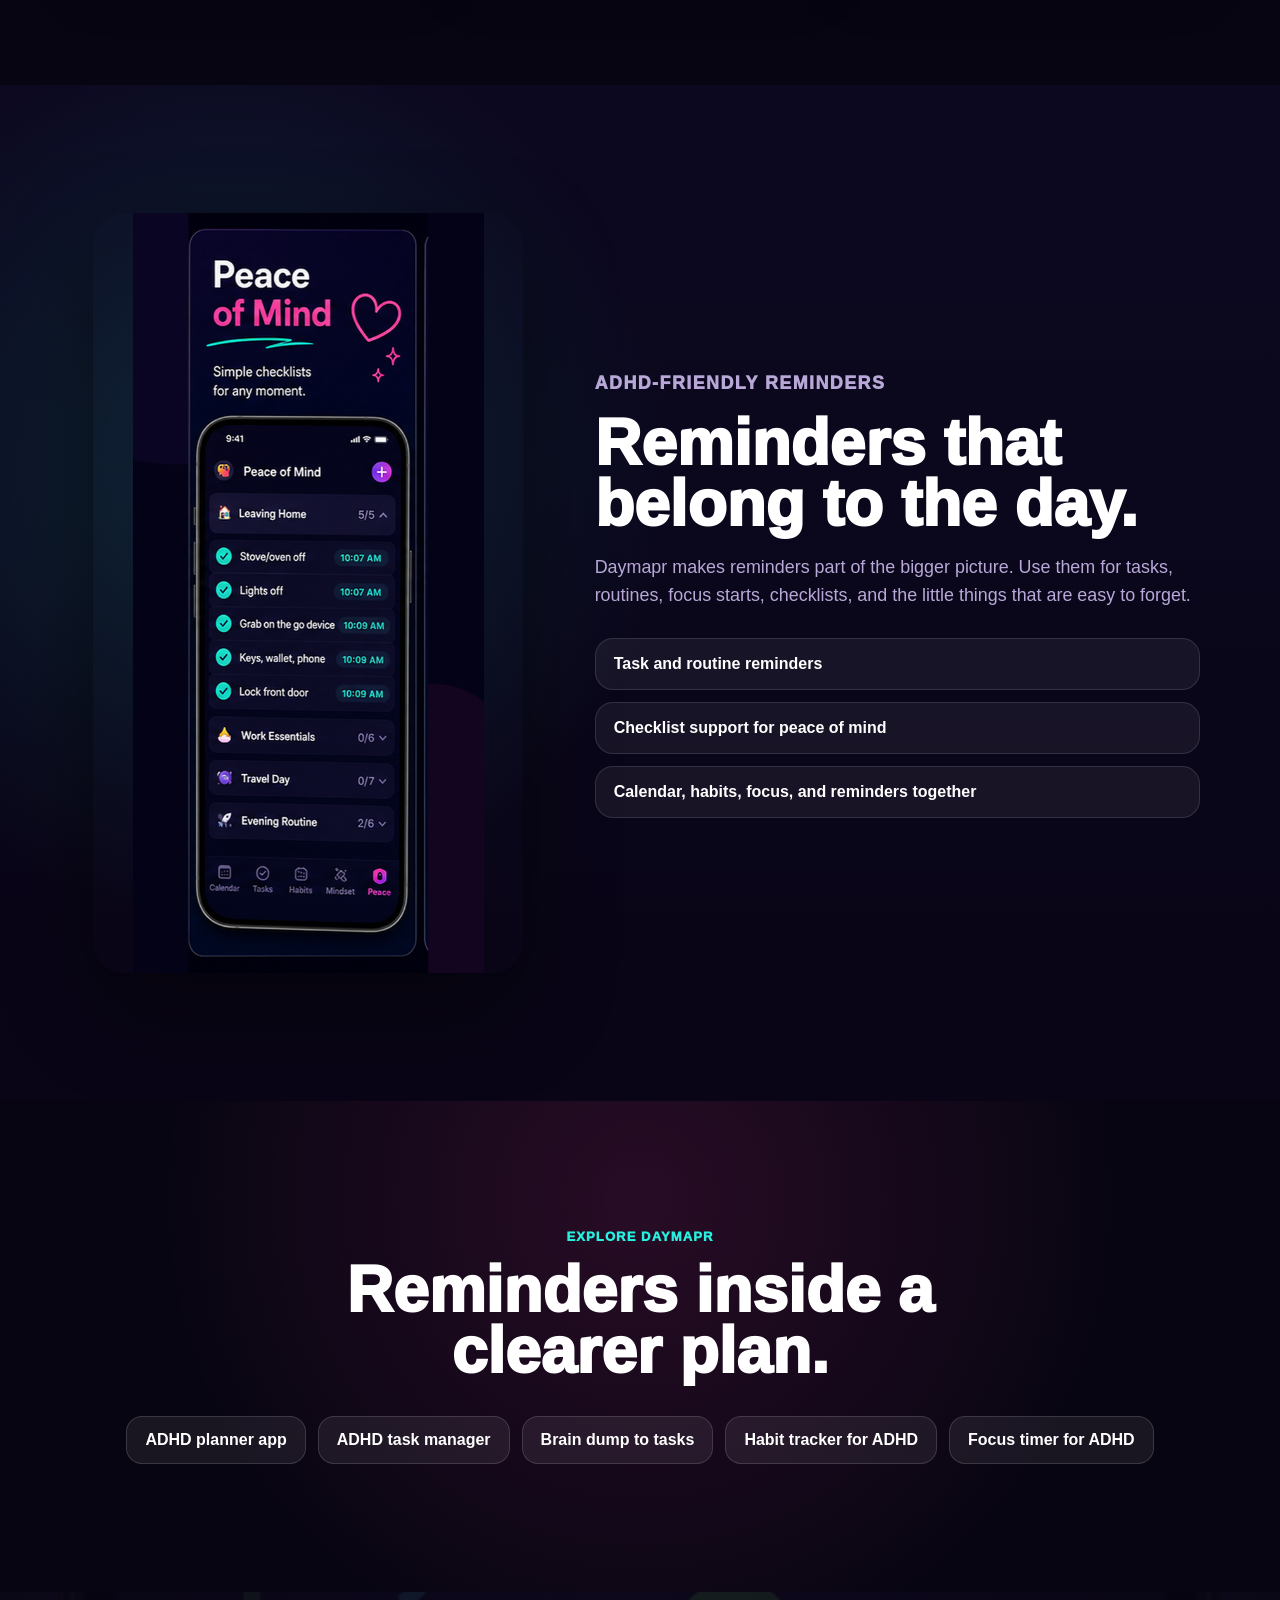
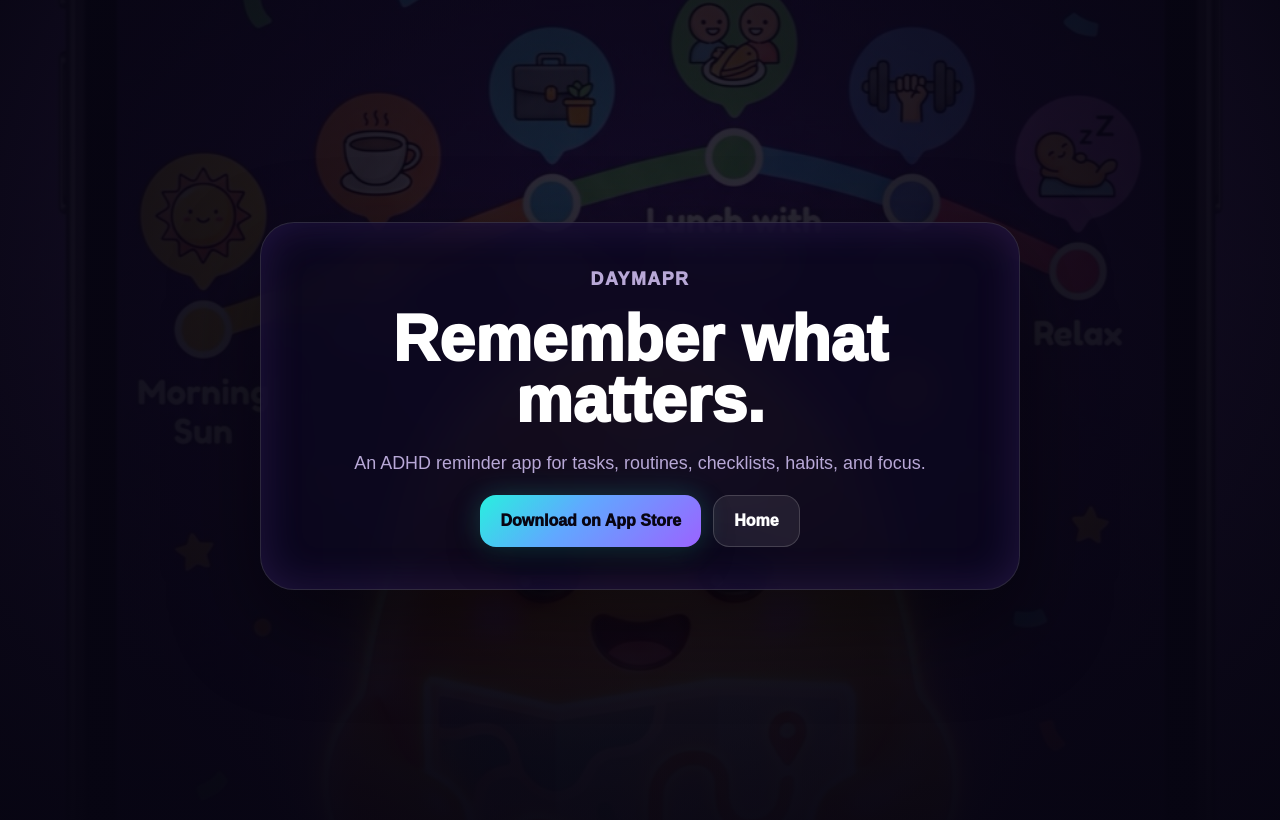
<file: adhd-reminder-app/index.html>
<!DOCTYPE html>
<html lang="en">
  <head>
    <meta charset="UTF-8" />
    <meta name="viewport" content="width=device-width, initial-scale=1.0" />
    <meta
      name="description"
      content="Daymapr is an ADHD reminder app that keeps the right tasks, routines, checklists, and focus blocks visible at the right time."
    />
    <meta name="robots" content="index, follow, max-image-preview:large" />
    <meta name="theme-color" content="#0c0820" />
    <meta name="apple-itunes-app" content="app-id=6761452212" />
    <link rel="canonical" href="https://daymapr.com/adhd-reminder-app/" />
    <meta property="og:site_name" content="Daymapr" />
    <meta property="og:type" content="website" />
    <meta property="og:url" content="https://daymapr.com/adhd-reminder-app/" />
    <meta property="og:title" content="ADHD Reminder App | Daymapr" />
    <meta
      property="og:description"
      content="The right nudge at the right time. Daymapr keeps reminders, tasks, habits, focus blocks, and checklists visible."
    />
    <meta property="og:image" content="https://daymapr.com/assets/daymapr/brand/og-image.png" />
    <meta property="og:image:width" content="1200" />
    <meta property="og:image:height" content="630" />
    <meta name="twitter:card" content="summary_large_image" />
    <meta name="twitter:title" content="ADHD Reminder App | Daymapr" />
    <meta name="twitter:description" content="ADHD-friendly reminders connected to tasks, habits, focus, and checklists." />
    <meta name="twitter:image" content="https://daymapr.com/assets/daymapr/brand/og-image.png" />
    <title>ADHD Reminder App | Daymapr</title>
    <link rel="icon" href="../assets/daymapr/app-icon.png" type="image/png" />
    <link rel="apple-touch-icon" href="../assets/daymapr/app-icon.png" />
    <link rel="stylesheet" href="../styles.css" />
    <script type="application/ld+json">
      {
        "@context": "https://schema.org",
        "@graph": [
          {
            "@type": "WebPage",
            "@id": "https://daymapr.com/adhd-reminder-app/#webpage",
            "url": "https://daymapr.com/adhd-reminder-app/",
            "name": "ADHD Reminder App | Daymapr",
            "description": "Daymapr is an ADHD reminder app that keeps the right tasks, routines, checklists, and focus blocks visible at the right time.",
            "isPartOf": { "@id": "https://daymapr.com/#website" },
            "about": { "@id": "https://daymapr.com/#app" },
            "inLanguage": "en-US"
          },
          {
            "@type": "MobileApplication",
            "@id": "https://daymapr.com/#app",
            "name": "DayMapr: ADHD Tasks & Habits",
            "alternateName": "Daymapr",
            "operatingSystem": "iOS",
            "applicationCategory": "ProductivityApplication",
            "downloadUrl": "https://apps.apple.com/us/app/daymapr-adhd-tasks-habits/id6761452212"
          }
        ]
      }
    </script>
  </head>
  <body class="keyword-page">
    <header class="site-header" data-header>
      <a class="brand" href="../" aria-label="Daymapr home">
        <img class="brand-mark" src="../assets/daymapr/app-icon.png" alt="" />
        <span>Daymapr</span>
      </a>
      <nav class="nav-links" aria-label="Main navigation">
        <a href="../#app">App</a>
        <a href="../#features">Features</a>
        <a href="../#download">Download</a>
        <a class="nav-cta" href="https://apps.apple.com/us/app/daymapr-adhd-tasks-habits/id6761452212">Get the app</a>
      </nav>
    </header>

    <main>
      <section class="keyword-hero">
        <div class="keyword-copy reveal">
          <p class="eyebrow">ADHD reminder app</p>
          <h1>The right nudge at the right time.</h1>
          <p>
            Daymapr connects reminders to the actual day: tasks, habits, checklists, routines, and
            focus blocks that stay visible when you need them.
          </p>
          <div class="hero-actions">
            <a class="button primary" href="https://apps.apple.com/us/app/daymapr-adhd-tasks-habits/id6761452212">Download on App Store</a>
            <a class="button ghost" href="../#features">See features</a>
          </div>
        </div>
        <div class="keyword-visual" data-depth="-0.06">
          <img class="keyword-phone" src="../assets/daymapr/brand/panel-reminders.png" alt="Daymapr ADHD-friendly reminders" />
          <img class="keyword-mascot" src="../assets/daymapr/brand/benny-portrait.png" alt="" />
        </div>
      </section>

      <section class="keyword-proof">
        <article class="reveal">
          <span>01</span>
          <h3>Time the nudge</h3>
          <p>Reminders work best when they are connected to the plan, not floating alone.</p>
        </article>
        <article class="reveal">
          <span>02</span>
          <h3>Protect routines</h3>
          <p>Habits, medication, checklists, errands, and focus blocks can all stay visible.</p>
        </article>
        <article class="reveal">
          <span>03</span>
          <h3>Close loops</h3>
          <p>Use checklists and reminders to quiet the mental tabs that keep reopening.</p>
        </article>
      </section>

      <section class="keyword-split">
        <img class="reveal" src="../assets/daymapr/brand/panel-peace.png" alt="Daymapr peace of mind checklist feature" />
        <div class="reveal">
          <p class="eyebrow">ADHD-friendly reminders</p>
          <h2>Reminders that belong to the day.</h2>
          <p>
            Daymapr makes reminders part of the bigger picture. Use them for tasks, routines,
            focus starts, checklists, and the little things that are easy to forget.
          </p>
          <ul class="keyword-list">
            <li>Task and routine reminders</li>
            <li>Checklist support for peace of mind</li>
            <li>Calendar, habits, focus, and reminders together</li>
          </ul>
        </div>
      </section>

      <section class="keyword-related">
        <p class="eyebrow">Explore Daymapr</p>
        <h2>Reminders inside a clearer plan.</h2>
        <div class="keyword-links">
          <a href="../adhd-planner-app/">ADHD planner app</a>
          <a href="../adhd-task-manager/">ADHD task manager</a>
          <a href="../brain-dump-to-tasks-app/">Brain dump to tasks</a>
          <a href="../habit-tracker-for-adhd/">Habit tracker for ADHD</a>
          <a href="../focus-timer-for-adhd/">Focus timer for ADHD</a>
        </div>
      </section>

      <section class="keyword-final">
        <img src="../assets/daymapr/brand/benny-start-map.jpg" alt="" />
        <div class="download-panel reveal">
          <p class="eyebrow">Daymapr</p>
          <h2>Remember what matters.</h2>
          <p>An ADHD reminder app for tasks, routines, checklists, habits, and focus.</p>
          <div class="hero-actions">
            <a class="button primary" href="https://apps.apple.com/us/app/daymapr-adhd-tasks-habits/id6761452212">Download on App Store</a>
            <a class="button ghost" href="../">Home</a>
          </div>
        </div>
      </section>
    </main>

    <script src="../script.js"></script>
  </body>
</html>
</file>
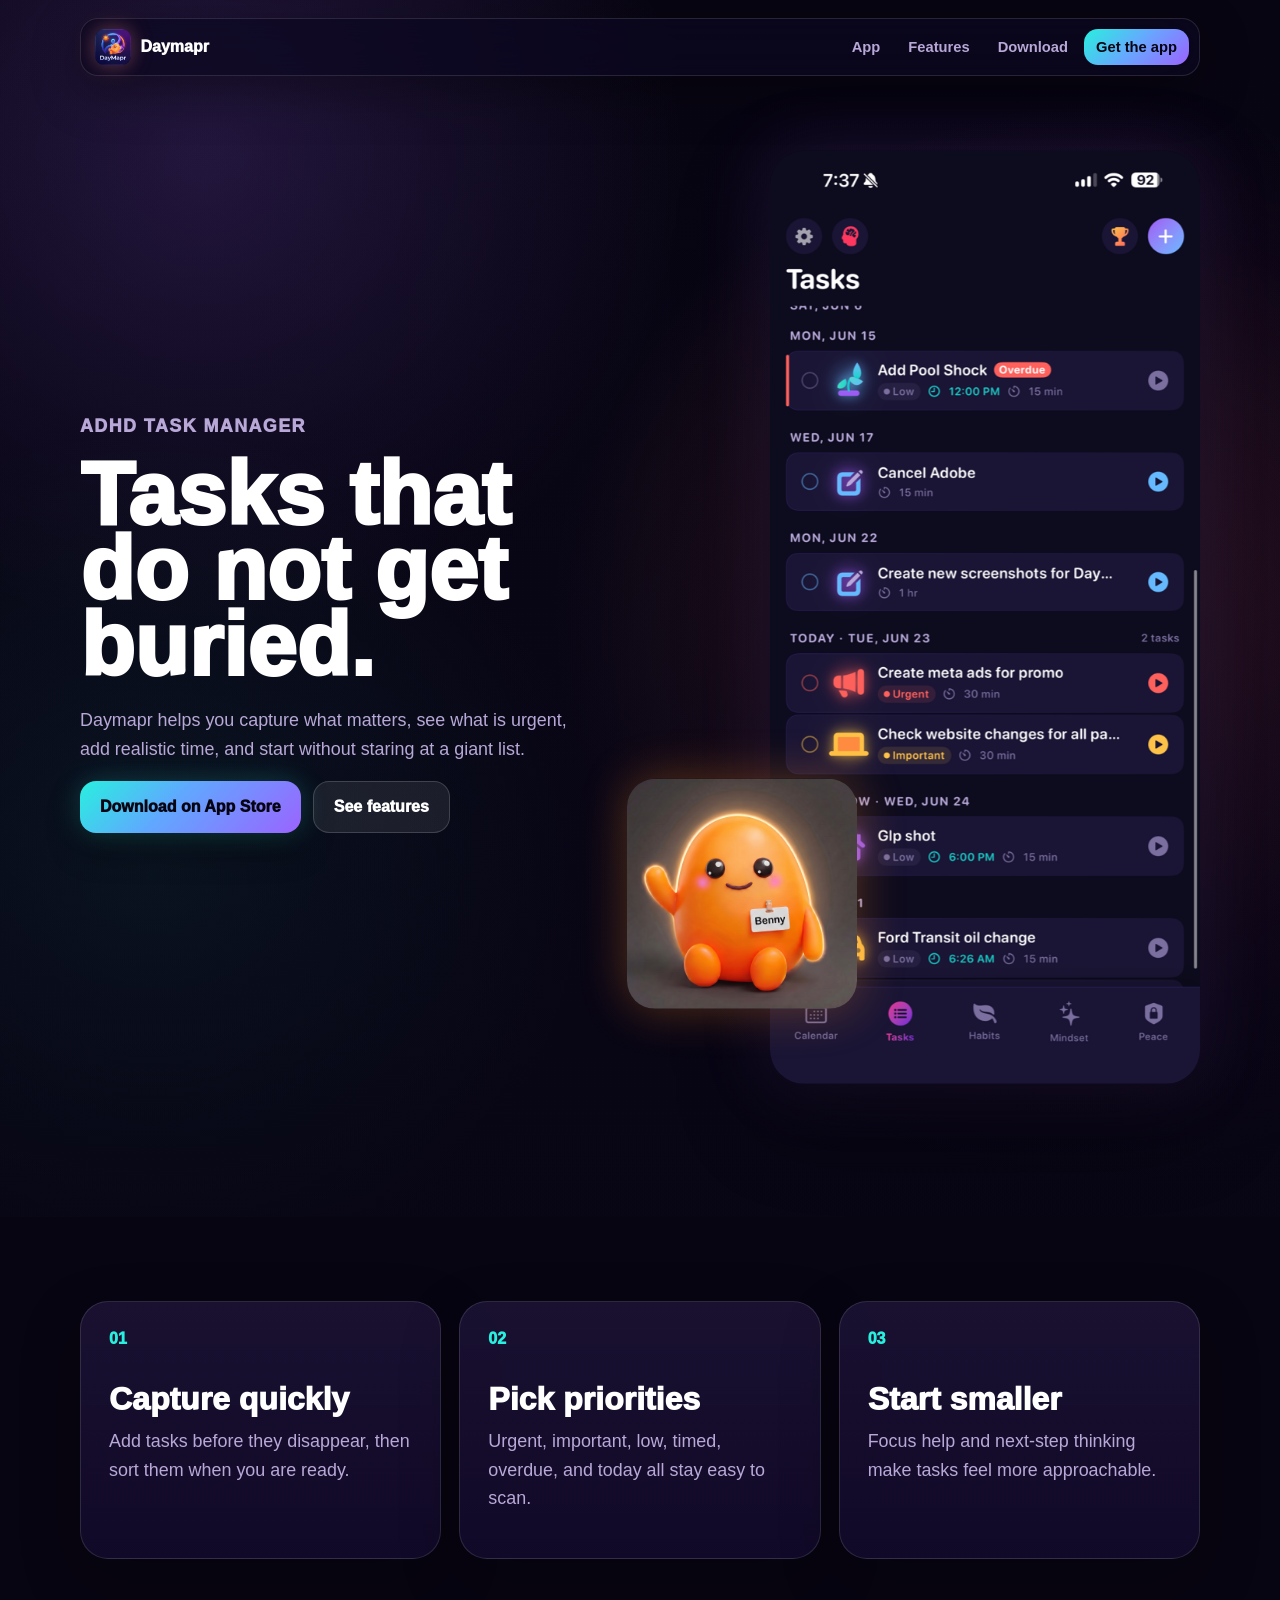
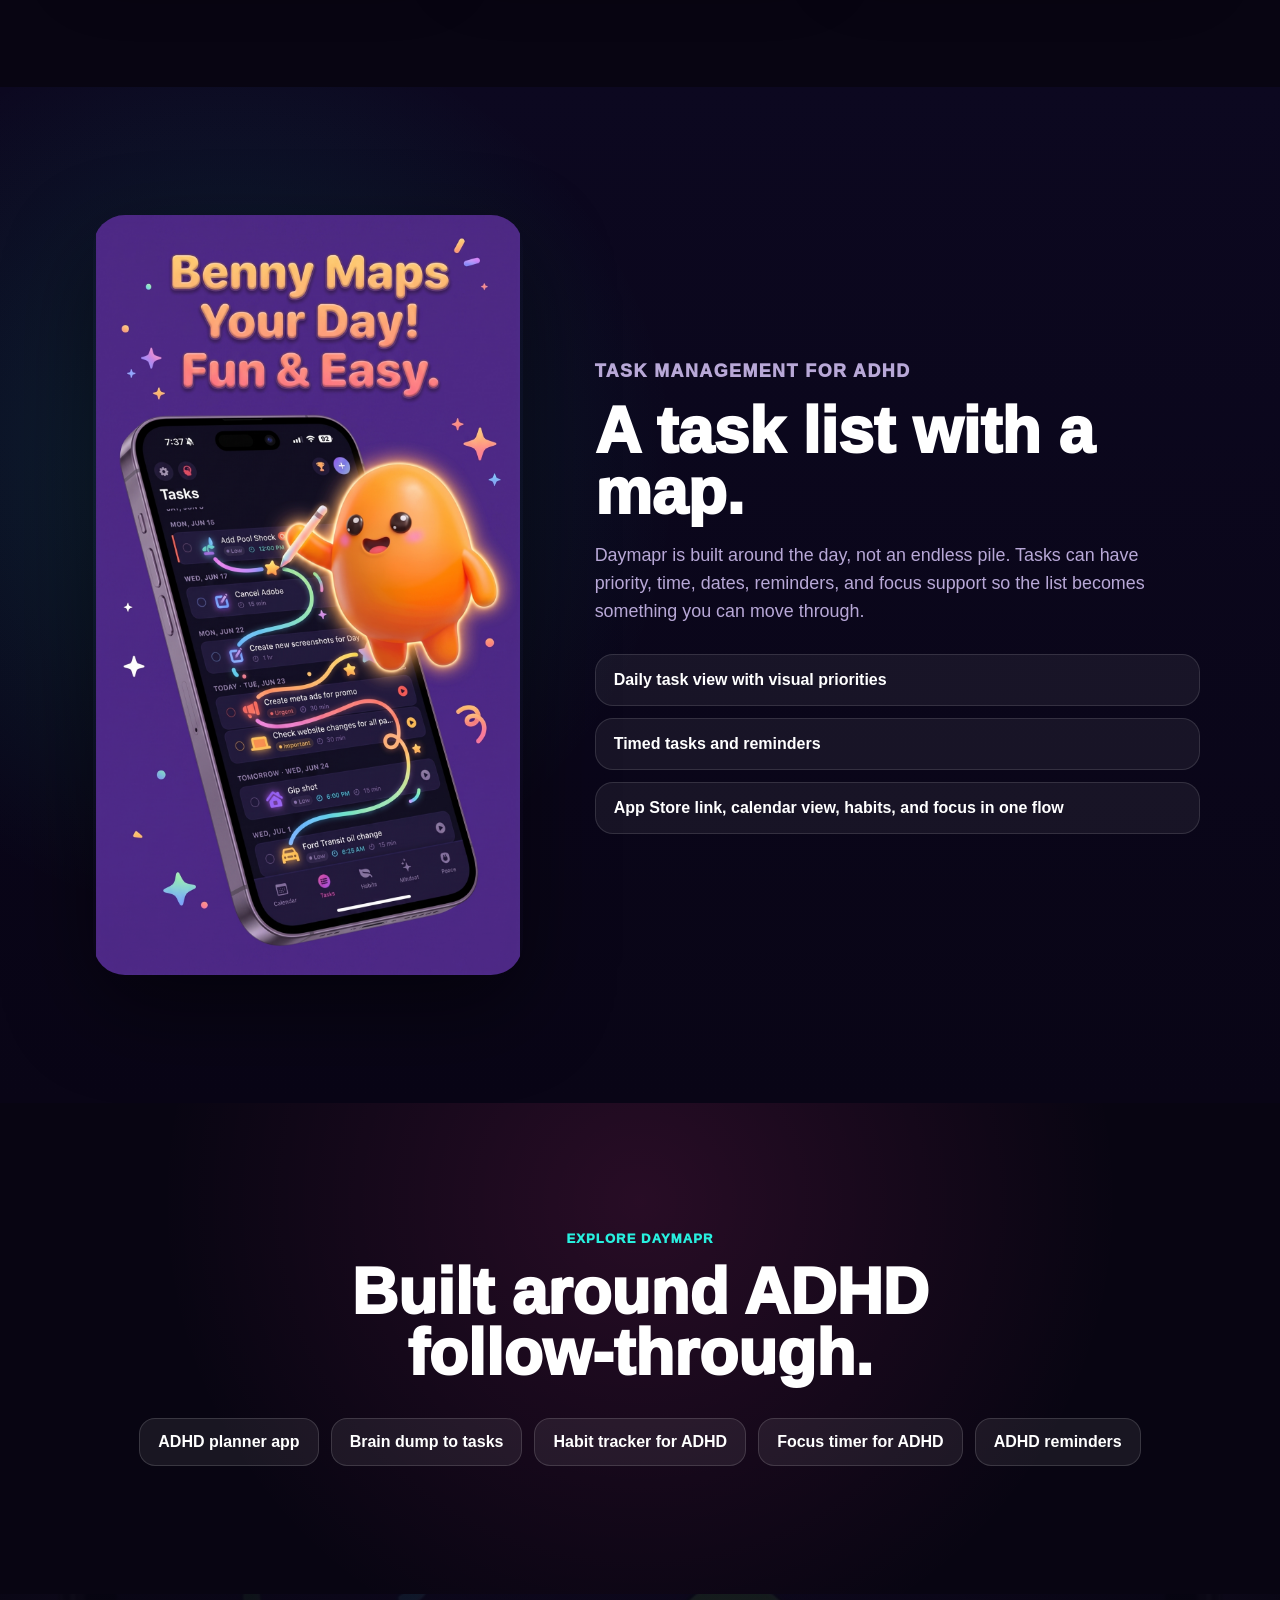
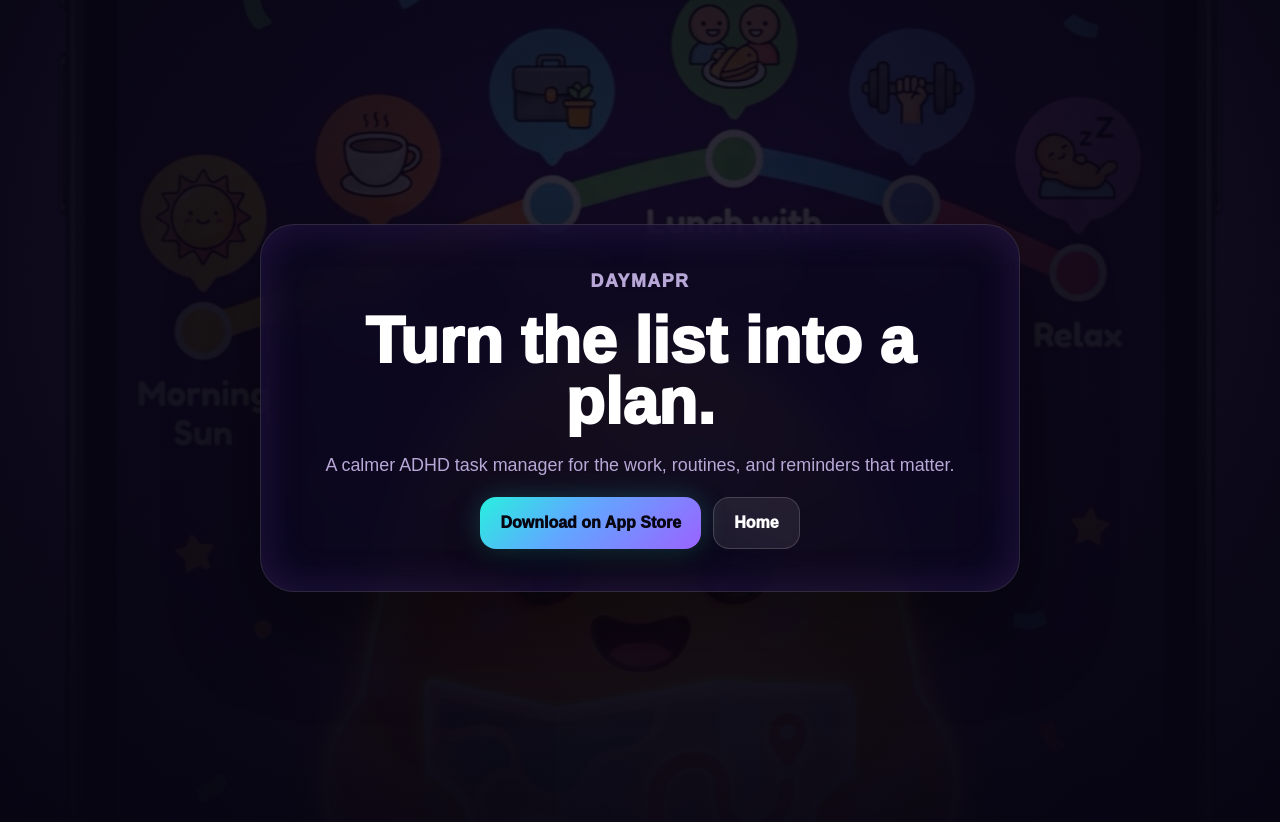
<file: adhd-task-manager/index.html>
<!DOCTYPE html>
<html lang="en">
  <head>
    <meta charset="UTF-8" />
    <meta name="viewport" content="width=device-width, initial-scale=1.0" />
    <meta
      name="description"
      content="Daymapr is an ADHD task manager that helps capture tasks, set priorities, schedule time, and start the next step without friction."
    />
    <meta name="robots" content="index, follow, max-image-preview:large" />
    <meta name="theme-color" content="#0c0820" />
    <meta name="apple-itunes-app" content="app-id=6761452212" />
    <link rel="canonical" href="https://daymapr.com/adhd-task-manager/" />
    <meta property="og:site_name" content="Daymapr" />
    <meta property="og:type" content="website" />
    <meta property="og:url" content="https://daymapr.com/adhd-task-manager/" />
    <meta property="og:title" content="ADHD Task Manager | Daymapr" />
    <meta
      property="og:description"
      content="A task manager for ADHD brains: capture tasks, see priorities, add time, and move through the day with less friction."
    />
    <meta property="og:image" content="https://daymapr.com/assets/daymapr/brand/og-image.png" />
    <meta property="og:image:width" content="1200" />
    <meta property="og:image:height" content="630" />
    <meta name="twitter:card" content="summary_large_image" />
    <meta name="twitter:title" content="ADHD Task Manager | Daymapr" />
    <meta name="twitter:description" content="Tasks, timing, priorities, and focus help in one ADHD-friendly task manager." />
    <meta name="twitter:image" content="https://daymapr.com/assets/daymapr/brand/og-image.png" />
    <title>ADHD Task Manager | Daymapr</title>
    <link rel="icon" href="../assets/daymapr/app-icon.png" type="image/png" />
    <link rel="apple-touch-icon" href="../assets/daymapr/app-icon.png" />
    <link rel="stylesheet" href="../styles.css" />
    <script type="application/ld+json">
      {
        "@context": "https://schema.org",
        "@graph": [
          {
            "@type": "WebPage",
            "@id": "https://daymapr.com/adhd-task-manager/#webpage",
            "url": "https://daymapr.com/adhd-task-manager/",
            "name": "ADHD Task Manager | Daymapr",
            "description": "Daymapr is an ADHD task manager that helps capture tasks, set priorities, schedule time, and start the next step without friction.",
            "isPartOf": { "@id": "https://daymapr.com/#website" },
            "about": { "@id": "https://daymapr.com/#app" },
            "inLanguage": "en-US"
          },
          {
            "@type": "MobileApplication",
            "@id": "https://daymapr.com/#app",
            "name": "DayMapr: ADHD Tasks & Habits",
            "alternateName": "Daymapr",
            "operatingSystem": "iOS",
            "applicationCategory": "ProductivityApplication",
            "downloadUrl": "https://apps.apple.com/us/app/daymapr-adhd-tasks-habits/id6761452212"
          }
        ]
      }
    </script>
  </head>
  <body class="keyword-page">
    <header class="site-header" data-header>
      <a class="brand" href="../" aria-label="Daymapr home">
        <img class="brand-mark" src="../assets/daymapr/app-icon.png" alt="" />
        <span>Daymapr</span>
      </a>
      <nav class="nav-links" aria-label="Main navigation">
        <a href="../#app">App</a>
        <a href="../#features">Features</a>
        <a href="../#download">Download</a>
        <a class="nav-cta" href="https://apps.apple.com/us/app/daymapr-adhd-tasks-habits/id6761452212">Get the app</a>
      </nav>
    </header>

    <main>
      <section class="keyword-hero">
        <div class="keyword-copy reveal">
          <p class="eyebrow">ADHD task manager</p>
          <h1>Tasks that do not get buried.</h1>
          <p>
            Daymapr helps you capture what matters, see what is urgent, add realistic time, and
            start without staring at a giant list.
          </p>
          <div class="hero-actions">
            <a class="button primary" href="https://apps.apple.com/us/app/daymapr-adhd-tasks-habits/id6761452212">Download on App Store</a>
            <a class="button ghost" href="../#features">See features</a>
          </div>
        </div>
        <div class="keyword-visual" data-depth="-0.06">
          <img class="keyword-phone" src="../assets/daymapr/brand/app-tasks.png" alt="Daymapr ADHD task manager screen" />
          <img class="keyword-mascot" src="../assets/daymapr/brand/benny-portrait.png" alt="" />
        </div>
      </section>

      <section class="keyword-proof">
        <article class="reveal">
          <span>01</span>
          <h3>Capture quickly</h3>
          <p>Add tasks before they disappear, then sort them when you are ready.</p>
        </article>
        <article class="reveal">
          <span>02</span>
          <h3>Pick priorities</h3>
          <p>Urgent, important, low, timed, overdue, and today all stay easy to scan.</p>
        </article>
        <article class="reveal">
          <span>03</span>
          <h3>Start smaller</h3>
          <p>Focus help and next-step thinking make tasks feel more approachable.</p>
        </article>
      </section>

      <section class="keyword-split">
        <img class="reveal" src="../assets/daymapr/brand/hero-benny-maps.png" alt="Benny mapping tasks in Daymapr" />
        <div class="reveal">
          <p class="eyebrow">Task management for ADHD</p>
          <h2>A task list with a map.</h2>
          <p>
            Daymapr is built around the day, not an endless pile. Tasks can have priority, time,
            dates, reminders, and focus support so the list becomes something you can move through.
          </p>
          <ul class="keyword-list">
            <li>Daily task view with visual priorities</li>
            <li>Timed tasks and reminders</li>
            <li>App Store link, calendar view, habits, and focus in one flow</li>
          </ul>
        </div>
      </section>

      <section class="keyword-related">
        <p class="eyebrow">Explore Daymapr</p>
        <h2>Built around ADHD follow-through.</h2>
        <div class="keyword-links">
          <a href="../adhd-planner-app/">ADHD planner app</a>
          <a href="../brain-dump-to-tasks-app/">Brain dump to tasks</a>
          <a href="../habit-tracker-for-adhd/">Habit tracker for ADHD</a>
          <a href="../focus-timer-for-adhd/">Focus timer for ADHD</a>
          <a href="../adhd-reminder-app/">ADHD reminders</a>
        </div>
      </section>

      <section class="keyword-final">
        <img src="../assets/daymapr/brand/benny-start-map.jpg" alt="" />
        <div class="download-panel reveal">
          <p class="eyebrow">Daymapr</p>
          <h2>Turn the list into a plan.</h2>
          <p>A calmer ADHD task manager for the work, routines, and reminders that matter.</p>
          <div class="hero-actions">
            <a class="button primary" href="https://apps.apple.com/us/app/daymapr-adhd-tasks-habits/id6761452212">Download on App Store</a>
            <a class="button ghost" href="../">Home</a>
          </div>
        </div>
      </section>
    </main>

    <script src="../script.js"></script>
  </body>
</html>
</file>
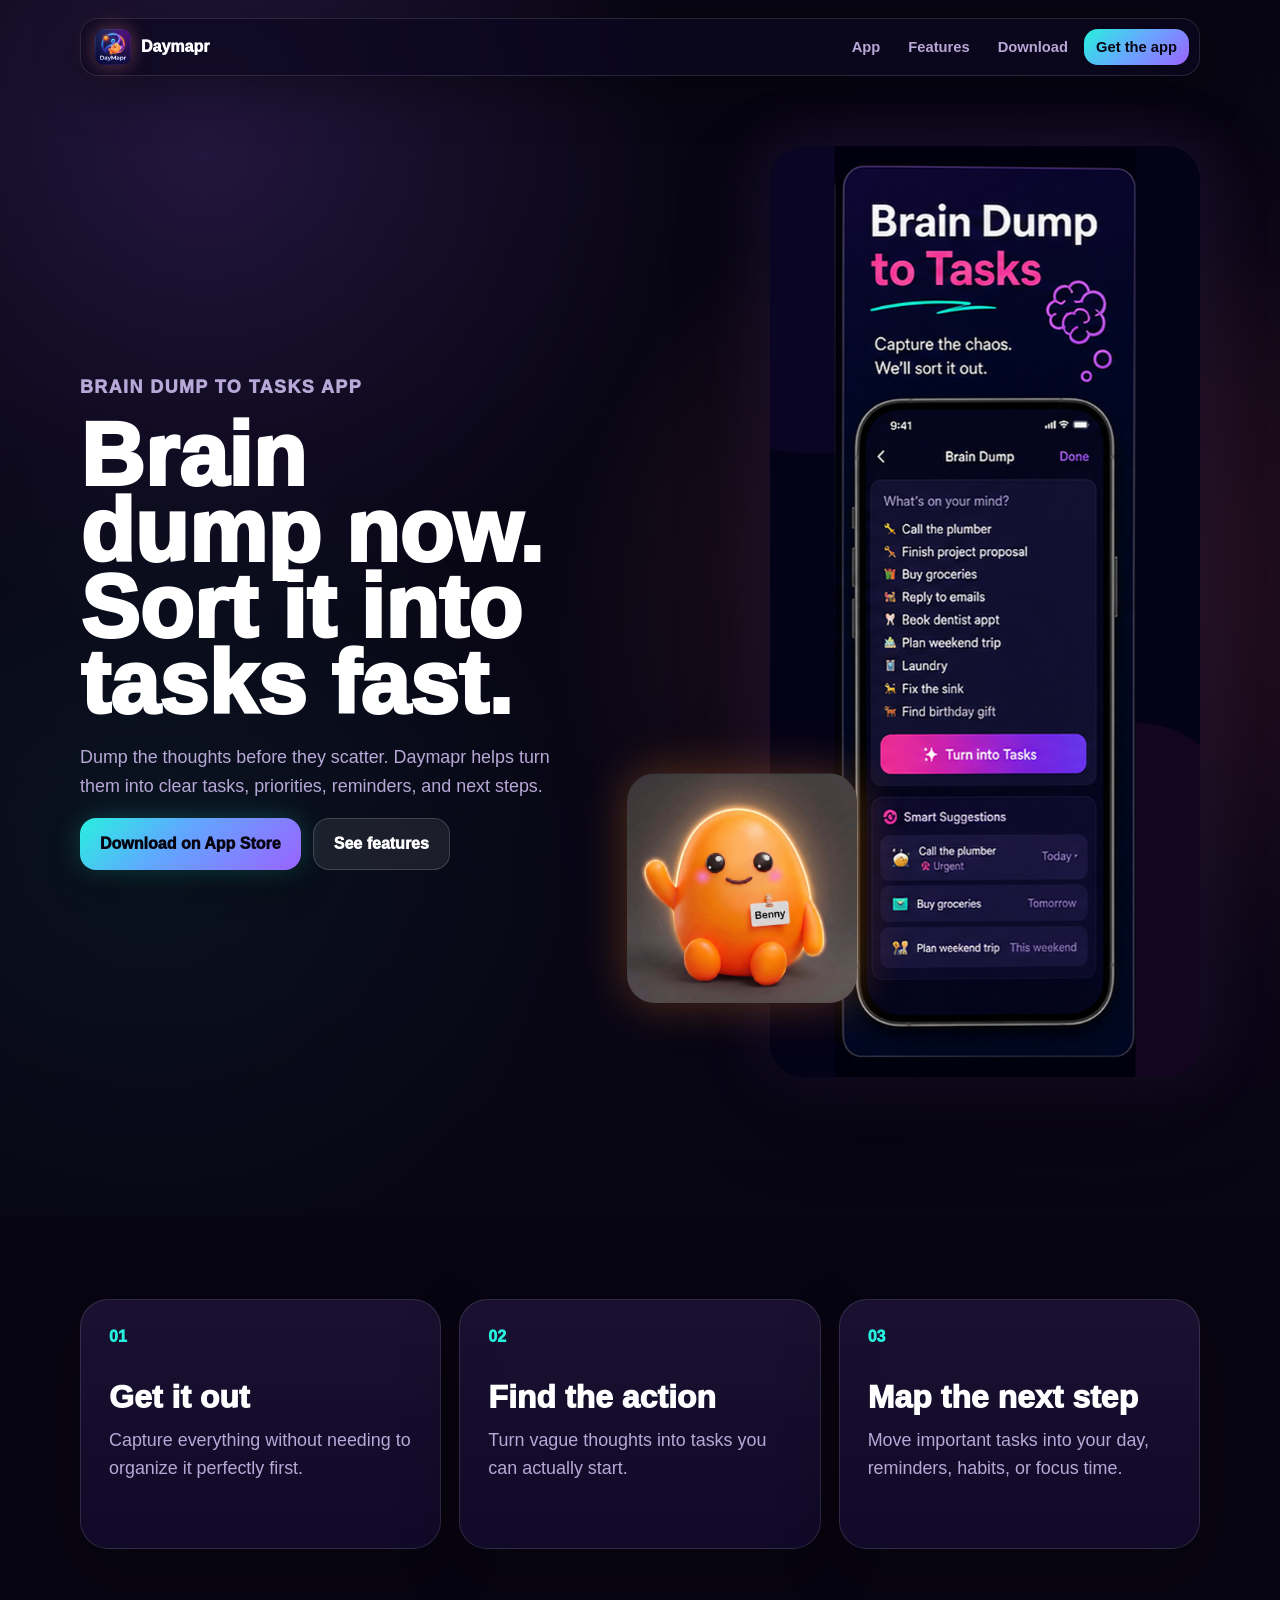
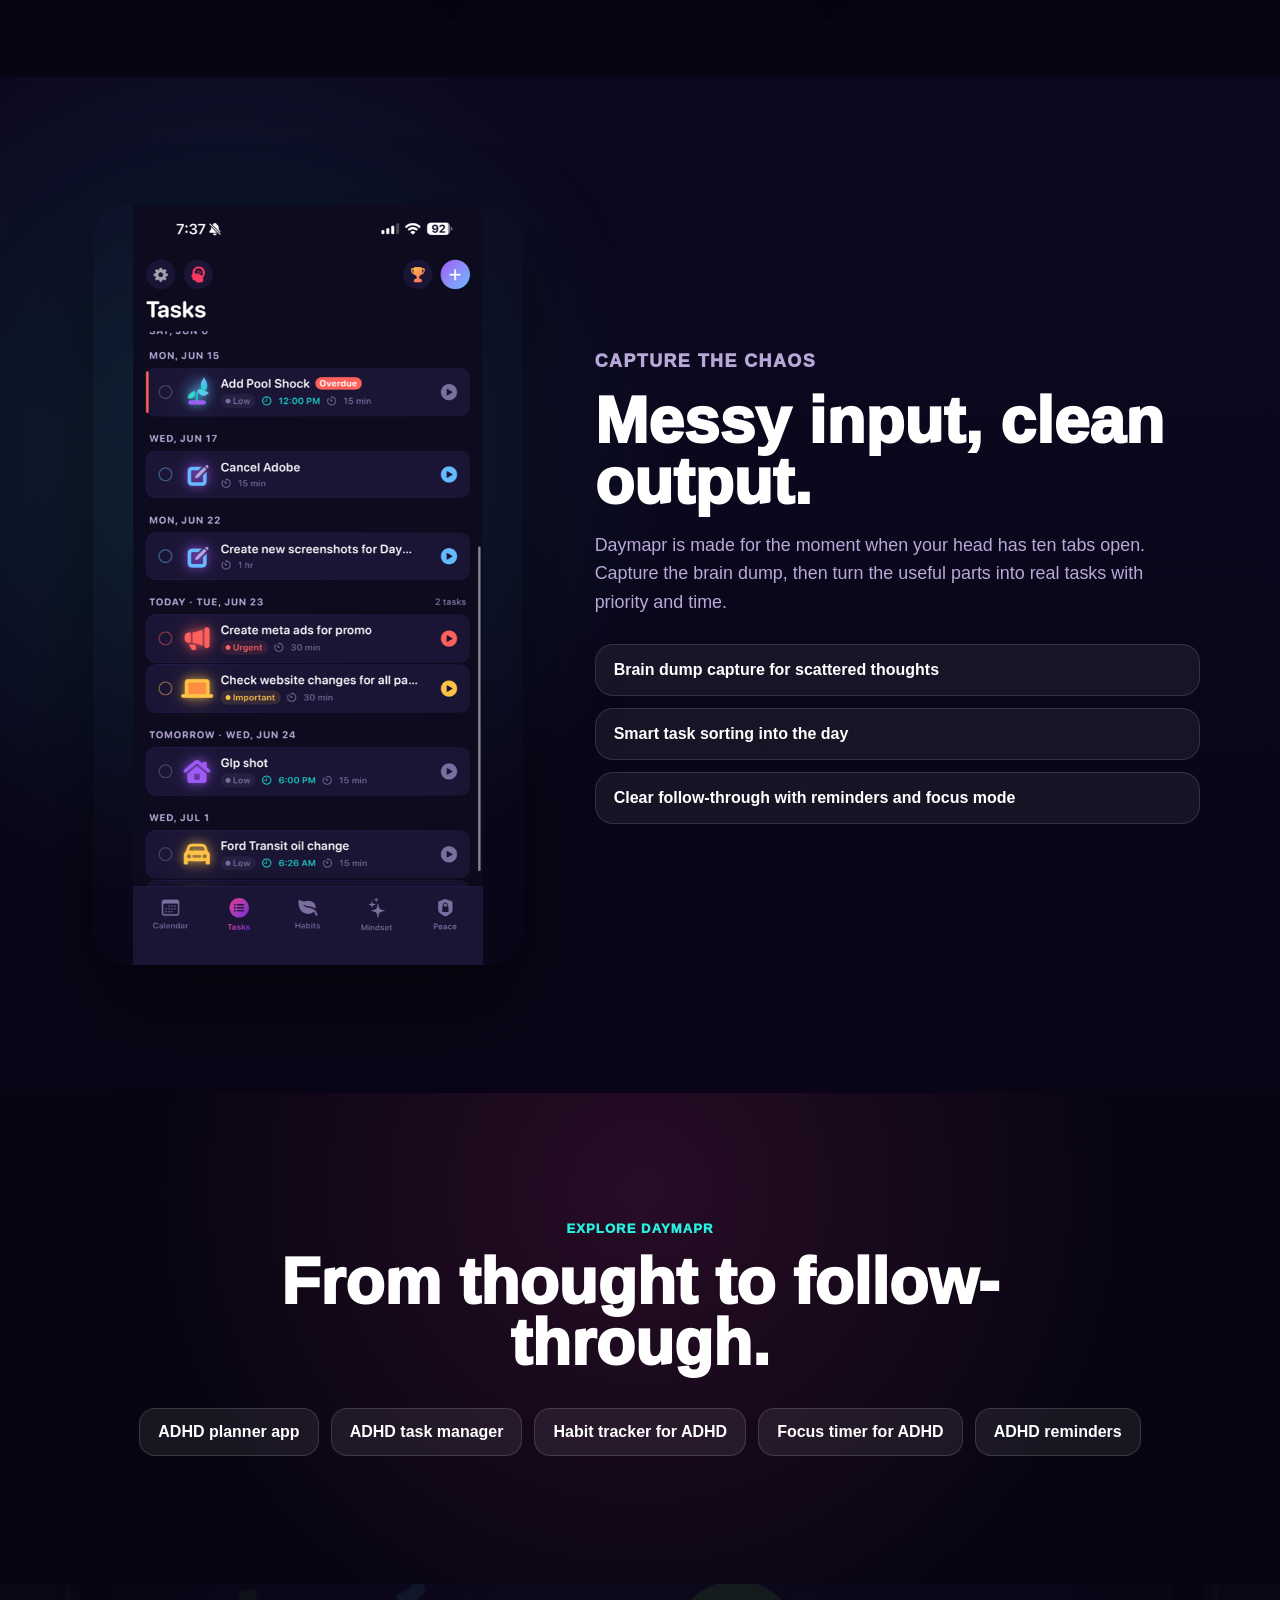
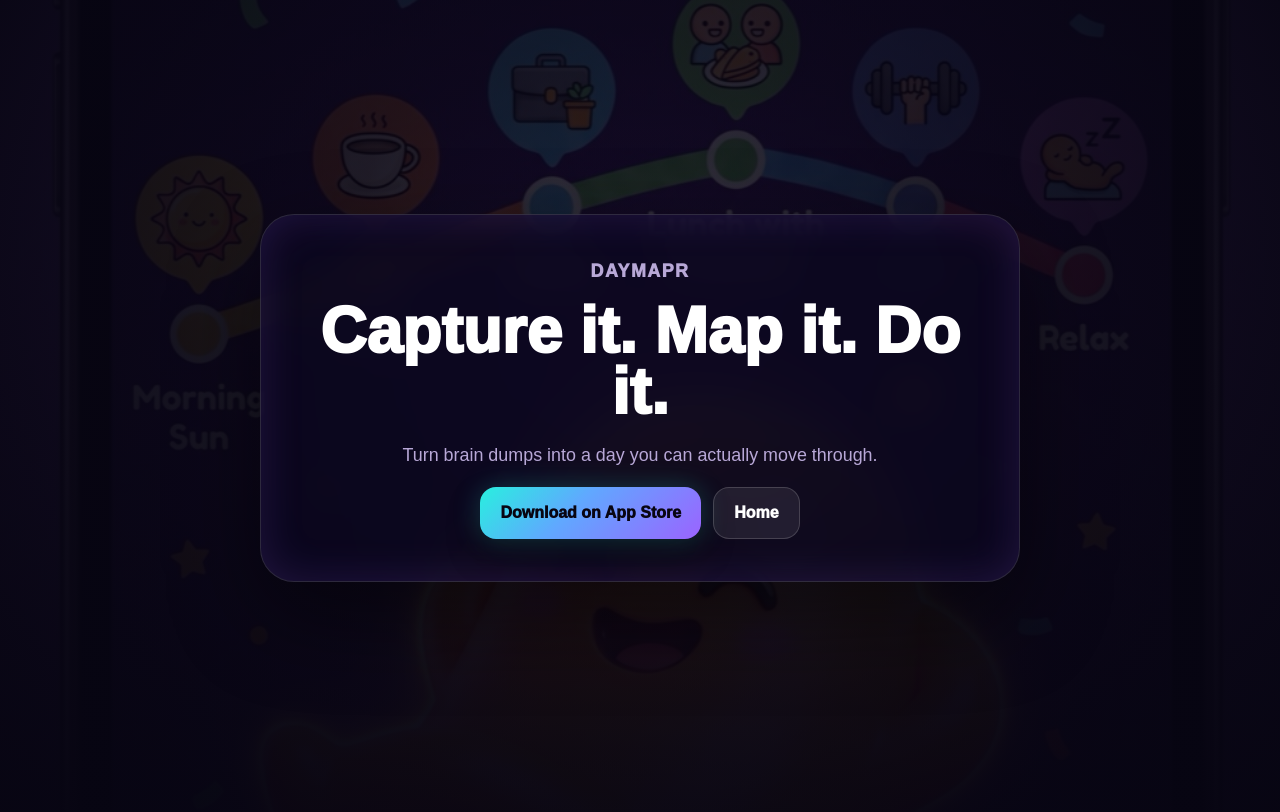
<file: brain-dump-to-tasks-app/index.html>
<!DOCTYPE html>
<html lang="en">
  <head>
    <meta charset="UTF-8" />
    <meta name="viewport" content="width=device-width, initial-scale=1.0" />
    <meta
      name="description"
      content="Daymapr turns brain dumps into tasks so scattered thoughts become clear next steps, priorities, reminders, and focus blocks."
    />
    <meta name="robots" content="index, follow, max-image-preview:large" />
    <meta name="theme-color" content="#0c0820" />
    <meta name="apple-itunes-app" content="app-id=6761452212" />
    <link rel="canonical" href="https://daymapr.com/brain-dump-to-tasks-app/" />
    <meta property="og:site_name" content="Daymapr" />
    <meta property="og:type" content="website" />
    <meta property="og:url" content="https://daymapr.com/brain-dump-to-tasks-app/" />
    <meta property="og:title" content="Brain Dump to Tasks App | Daymapr" />
    <meta
      property="og:description"
      content="Capture the chaos. Daymapr helps turn brain dumps into tasks, reminders, priorities, and focus sessions."
    />
    <meta property="og:image" content="https://daymapr.com/assets/daymapr/brand/og-image.png" />
    <meta property="og:image:width" content="1200" />
    <meta property="og:image:height" content="630" />
    <meta name="twitter:card" content="summary_large_image" />
    <meta name="twitter:title" content="Brain Dump to Tasks App | Daymapr" />
    <meta name="twitter:description" content="Capture messy thoughts and turn them into tasks with Daymapr." />
    <meta name="twitter:image" content="https://daymapr.com/assets/daymapr/brand/og-image.png" />
    <title>Brain Dump to Tasks App | Daymapr</title>
    <link rel="icon" href="../assets/daymapr/app-icon.png" type="image/png" />
    <link rel="apple-touch-icon" href="../assets/daymapr/app-icon.png" />
    <link rel="stylesheet" href="../styles.css" />
    <script type="application/ld+json">
      {
        "@context": "https://schema.org",
        "@graph": [
          {
            "@type": "WebPage",
            "@id": "https://daymapr.com/brain-dump-to-tasks-app/#webpage",
            "url": "https://daymapr.com/brain-dump-to-tasks-app/",
            "name": "Brain Dump to Tasks App | Daymapr",
            "description": "Daymapr turns brain dumps into tasks so scattered thoughts become clear next steps, priorities, reminders, and focus blocks.",
            "isPartOf": { "@id": "https://daymapr.com/#website" },
            "about": { "@id": "https://daymapr.com/#app" },
            "inLanguage": "en-US"
          },
          {
            "@type": "MobileApplication",
            "@id": "https://daymapr.com/#app",
            "name": "DayMapr: ADHD Tasks & Habits",
            "alternateName": "Daymapr",
            "operatingSystem": "iOS",
            "applicationCategory": "ProductivityApplication",
            "downloadUrl": "https://apps.apple.com/us/app/daymapr-adhd-tasks-habits/id6761452212"
          }
        ]
      }
    </script>
  </head>
  <body class="keyword-page">
    <header class="site-header" data-header>
      <a class="brand" href="../" aria-label="Daymapr home">
        <img class="brand-mark" src="../assets/daymapr/app-icon.png" alt="" />
        <span>Daymapr</span>
      </a>
      <nav class="nav-links" aria-label="Main navigation">
        <a href="../#app">App</a>
        <a href="../#features">Features</a>
        <a href="../#download">Download</a>
        <a class="nav-cta" href="https://apps.apple.com/us/app/daymapr-adhd-tasks-habits/id6761452212">Get the app</a>
      </nav>
    </header>

    <main>
      <section class="keyword-hero">
        <div class="keyword-copy reveal">
          <p class="eyebrow">Brain dump to tasks app</p>
          <h1>Brain dump now. Sort it into tasks fast.</h1>
          <p>
            Dump the thoughts before they scatter. Daymapr helps turn them into clear tasks,
            priorities, reminders, and next steps.
          </p>
          <div class="hero-actions">
            <a class="button primary" href="https://apps.apple.com/us/app/daymapr-adhd-tasks-habits/id6761452212">Download on App Store</a>
            <a class="button ghost" href="../#features">See features</a>
          </div>
        </div>
        <div class="keyword-visual" data-depth="-0.06">
          <img class="keyword-phone" src="../assets/daymapr/brand/panel-brain.png" alt="Daymapr brain dump to tasks feature" />
          <img class="keyword-mascot" src="../assets/daymapr/brand/benny-portrait.png" alt="" />
        </div>
      </section>

      <section class="keyword-proof">
        <article class="reveal">
          <span>01</span>
          <h3>Get it out</h3>
          <p>Capture everything without needing to organize it perfectly first.</p>
        </article>
        <article class="reveal">
          <span>02</span>
          <h3>Find the action</h3>
          <p>Turn vague thoughts into tasks you can actually start.</p>
        </article>
        <article class="reveal">
          <span>03</span>
          <h3>Map the next step</h3>
          <p>Move important tasks into your day, reminders, habits, or focus time.</p>
        </article>
      </section>

      <section class="keyword-split">
        <img class="reveal" src="../assets/daymapr/brand/app-tasks.png" alt="Daymapr tasks created from a brain dump" />
        <div class="reveal">
          <p class="eyebrow">Capture the chaos</p>
          <h2>Messy input, clean output.</h2>
          <p>
            Daymapr is made for the moment when your head has ten tabs open. Capture the brain
            dump, then turn the useful parts into real tasks with priority and time.
          </p>
          <ul class="keyword-list">
            <li>Brain dump capture for scattered thoughts</li>
            <li>Smart task sorting into the day</li>
            <li>Clear follow-through with reminders and focus mode</li>
          </ul>
        </div>
      </section>

      <section class="keyword-related">
        <p class="eyebrow">Explore Daymapr</p>
        <h2>From thought to follow-through.</h2>
        <div class="keyword-links">
          <a href="../adhd-planner-app/">ADHD planner app</a>
          <a href="../adhd-task-manager/">ADHD task manager</a>
          <a href="../habit-tracker-for-adhd/">Habit tracker for ADHD</a>
          <a href="../focus-timer-for-adhd/">Focus timer for ADHD</a>
          <a href="../adhd-reminder-app/">ADHD reminders</a>
        </div>
      </section>

      <section class="keyword-final">
        <img src="../assets/daymapr/brand/benny-organize.jpg" alt="" />
        <div class="download-panel reveal">
          <p class="eyebrow">Daymapr</p>
          <h2>Capture it. Map it. Do it.</h2>
          <p>Turn brain dumps into a day you can actually move through.</p>
          <div class="hero-actions">
            <a class="button primary" href="https://apps.apple.com/us/app/daymapr-adhd-tasks-habits/id6761452212">Download on App Store</a>
            <a class="button ghost" href="../">Home</a>
          </div>
        </div>
      </section>
    </main>

    <script src="../script.js"></script>
  </body>
</html>
</file>
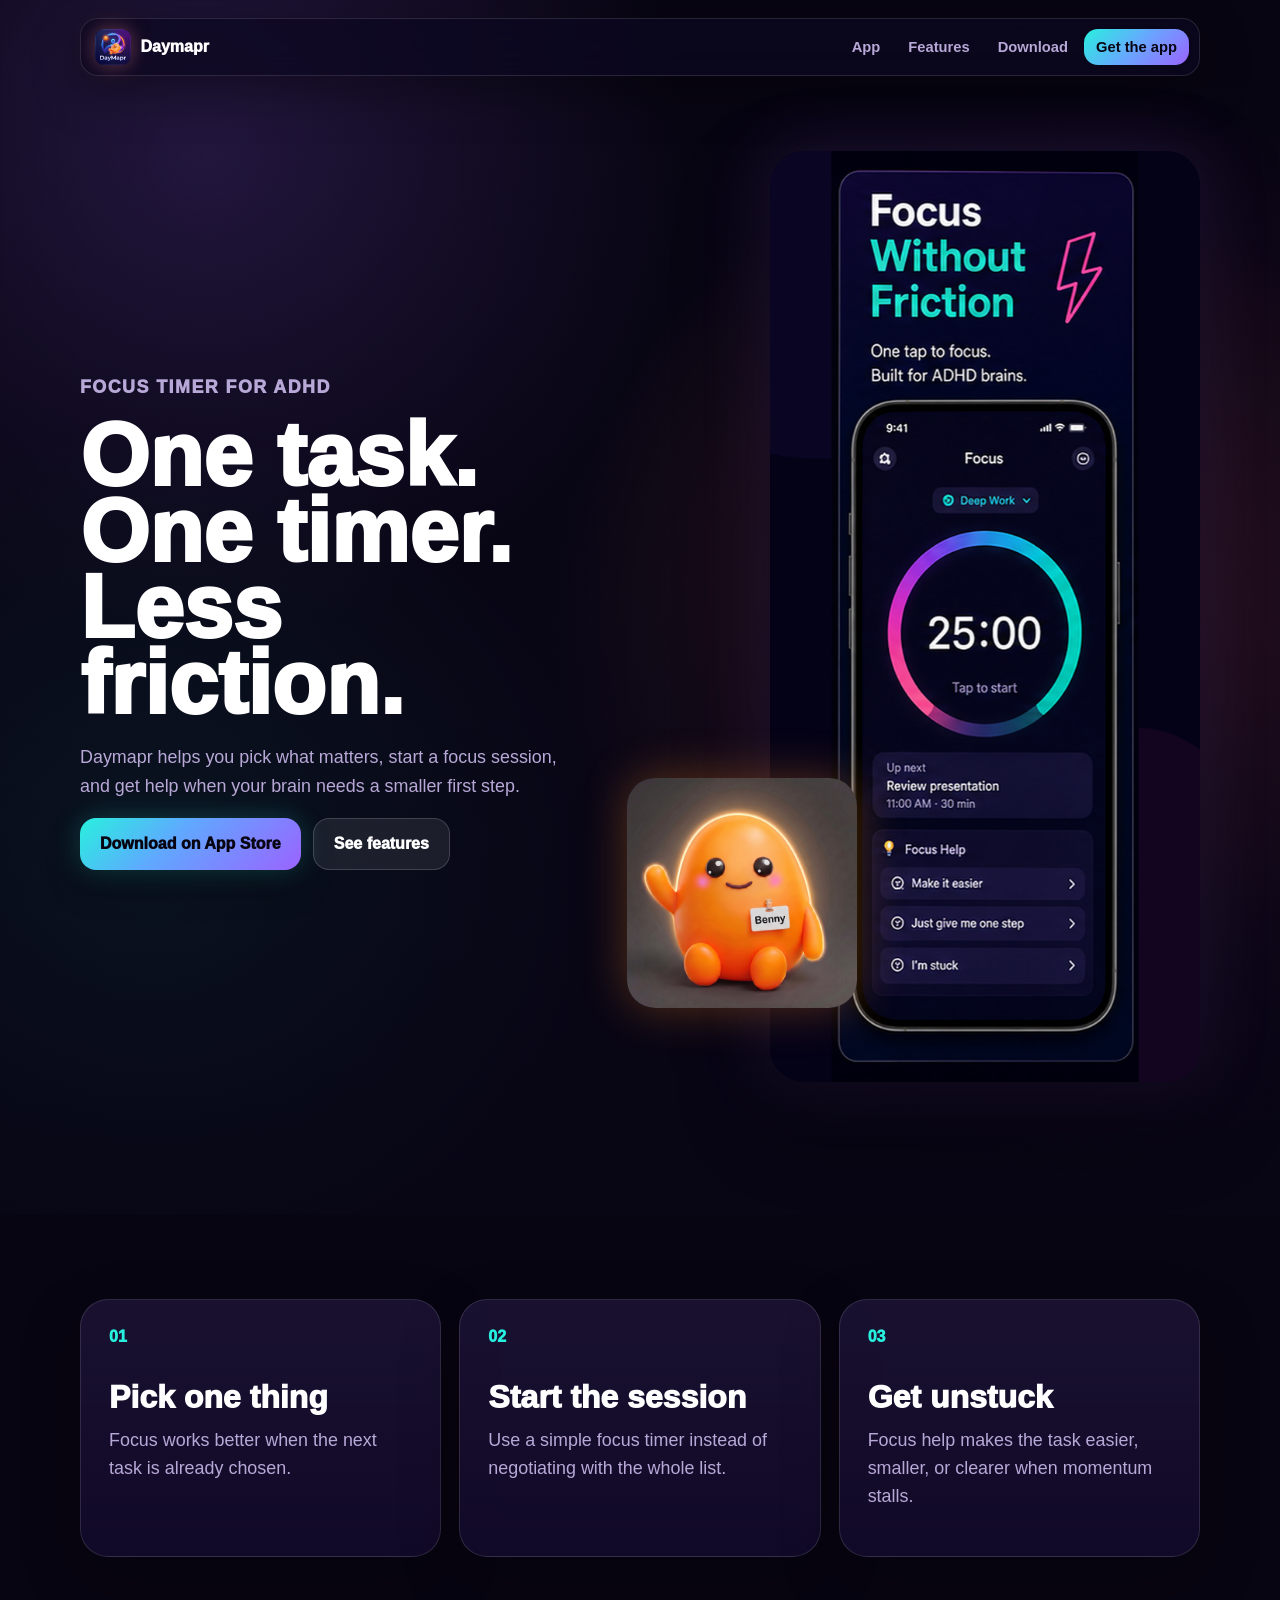
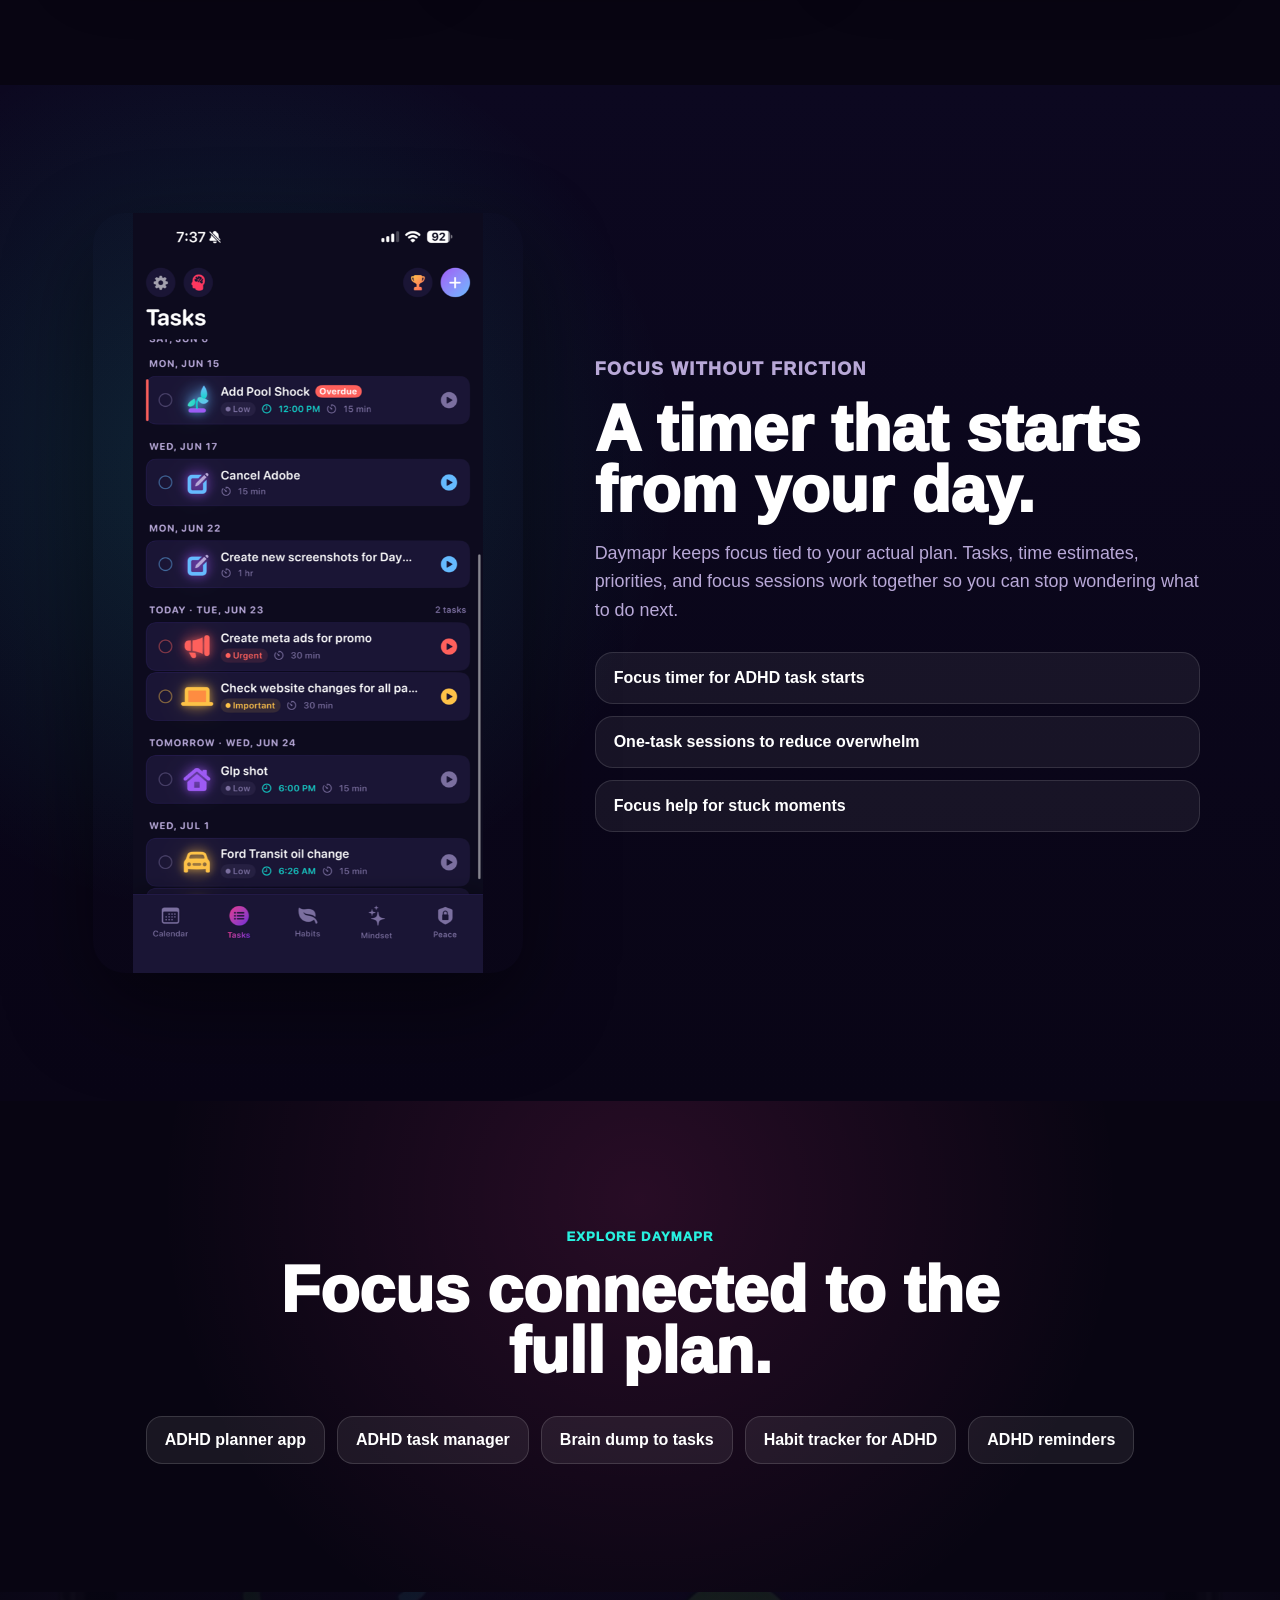
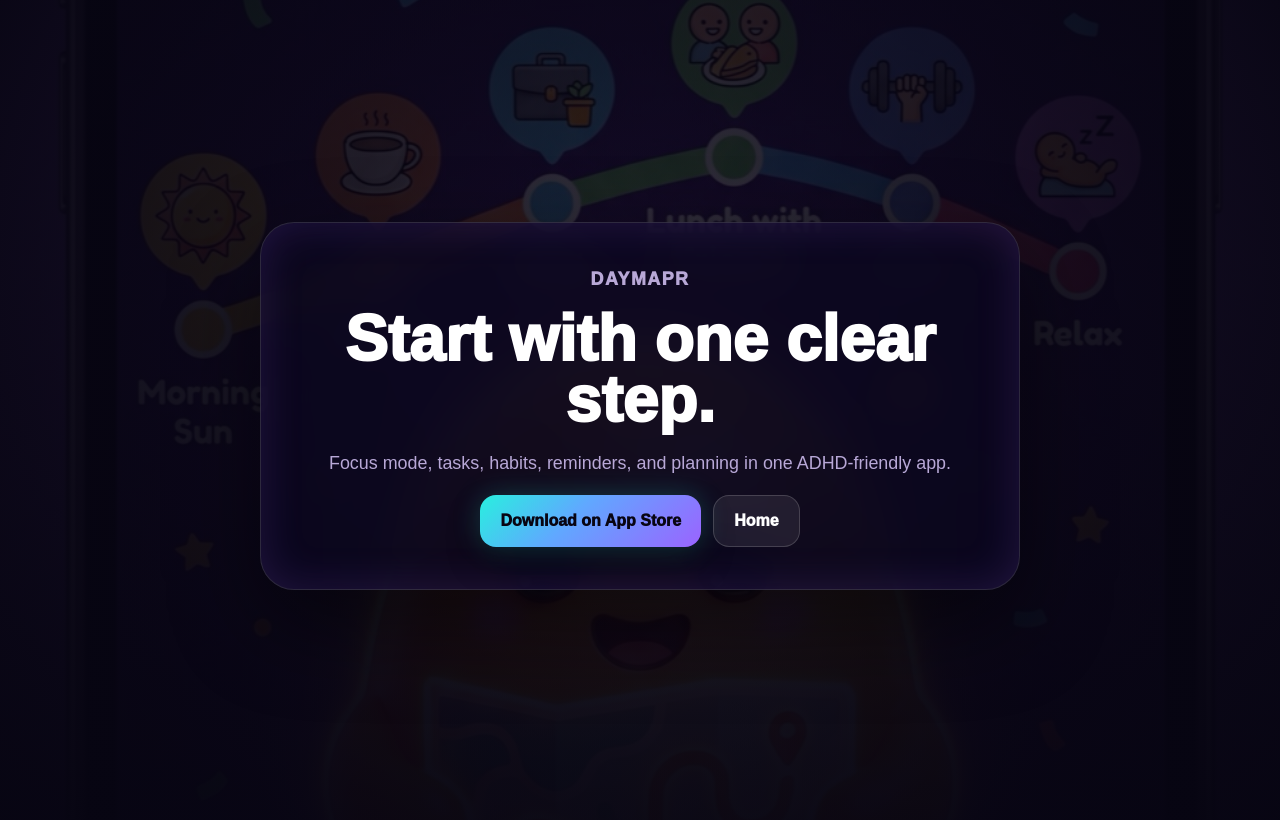
<file: focus-timer-for-adhd/index.html>
<!DOCTYPE html>
<html lang="en">
  <head>
    <meta charset="UTF-8" />
    <meta name="viewport" content="width=device-width, initial-scale=1.0" />
    <meta
      name="description"
      content="Daymapr includes a focus timer for ADHD that helps you pick one task, start a session, and recover when focus slips."
    />
    <meta name="robots" content="index, follow, max-image-preview:large" />
    <meta name="theme-color" content="#0c0820" />
    <meta name="apple-itunes-app" content="app-id=6761452212" />
    <link rel="canonical" href="https://daymapr.com/focus-timer-for-adhd/" />
    <meta property="og:site_name" content="Daymapr" />
    <meta property="og:type" content="website" />
    <meta property="og:url" content="https://daymapr.com/focus-timer-for-adhd/" />
    <meta property="og:title" content="Focus Timer for ADHD | Daymapr" />
    <meta
      property="og:description"
      content="One task, one timer, less friction. Daymapr helps ADHD brains start focus sessions and get unstuck."
    />
    <meta property="og:image" content="https://daymapr.com/assets/daymapr/brand/og-image.png" />
    <meta property="og:image:width" content="1200" />
    <meta property="og:image:height" content="630" />
    <meta name="twitter:card" content="summary_large_image" />
    <meta name="twitter:title" content="Focus Timer for ADHD | Daymapr" />
    <meta name="twitter:description" content="A focus timer for ADHD brains, built into your daily planner." />
    <meta name="twitter:image" content="https://daymapr.com/assets/daymapr/brand/og-image.png" />
    <title>Focus Timer for ADHD | Daymapr</title>
    <link rel="icon" href="../assets/daymapr/app-icon.png" type="image/png" />
    <link rel="apple-touch-icon" href="../assets/daymapr/app-icon.png" />
    <link rel="stylesheet" href="../styles.css" />
    <script type="application/ld+json">
      {
        "@context": "https://schema.org",
        "@graph": [
          {
            "@type": "WebPage",
            "@id": "https://daymapr.com/focus-timer-for-adhd/#webpage",
            "url": "https://daymapr.com/focus-timer-for-adhd/",
            "name": "Focus Timer for ADHD | Daymapr",
            "description": "Daymapr includes a focus timer for ADHD that helps you pick one task, start a session, and recover when focus slips.",
            "isPartOf": { "@id": "https://daymapr.com/#website" },
            "about": { "@id": "https://daymapr.com/#app" },
            "inLanguage": "en-US"
          },
          {
            "@type": "MobileApplication",
            "@id": "https://daymapr.com/#app",
            "name": "DayMapr: ADHD Tasks & Habits",
            "alternateName": "Daymapr",
            "operatingSystem": "iOS",
            "applicationCategory": "ProductivityApplication",
            "downloadUrl": "https://apps.apple.com/us/app/daymapr-adhd-tasks-habits/id6761452212"
          }
        ]
      }
    </script>
  </head>
  <body class="keyword-page">
    <header class="site-header" data-header>
      <a class="brand" href="../" aria-label="Daymapr home">
        <img class="brand-mark" src="../assets/daymapr/app-icon.png" alt="" />
        <span>Daymapr</span>
      </a>
      <nav class="nav-links" aria-label="Main navigation">
        <a href="../#app">App</a>
        <a href="../#features">Features</a>
        <a href="../#download">Download</a>
        <a class="nav-cta" href="https://apps.apple.com/us/app/daymapr-adhd-tasks-habits/id6761452212">Get the app</a>
      </nav>
    </header>

    <main>
      <section class="keyword-hero">
        <div class="keyword-copy reveal">
          <p class="eyebrow">Focus timer for ADHD</p>
          <h1>One task. One timer. Less friction.</h1>
          <p>
            Daymapr helps you pick what matters, start a focus session, and get help when your
            brain needs a smaller first step.
          </p>
          <div class="hero-actions">
            <a class="button primary" href="https://apps.apple.com/us/app/daymapr-adhd-tasks-habits/id6761452212">Download on App Store</a>
            <a class="button ghost" href="../#features">See features</a>
          </div>
        </div>
        <div class="keyword-visual" data-depth="-0.06">
          <img class="keyword-phone" src="../assets/daymapr/brand/panel-focus.png" alt="Daymapr focus timer feature" />
          <img class="keyword-mascot" src="../assets/daymapr/brand/benny-portrait.png" alt="" />
        </div>
      </section>

      <section class="keyword-proof">
        <article class="reveal">
          <span>01</span>
          <h3>Pick one thing</h3>
          <p>Focus works better when the next task is already chosen.</p>
        </article>
        <article class="reveal">
          <span>02</span>
          <h3>Start the session</h3>
          <p>Use a simple focus timer instead of negotiating with the whole list.</p>
        </article>
        <article class="reveal">
          <span>03</span>
          <h3>Get unstuck</h3>
          <p>Focus help makes the task easier, smaller, or clearer when momentum stalls.</p>
        </article>
      </section>

      <section class="keyword-split">
        <img class="reveal" src="../assets/daymapr/brand/app-tasks.png" alt="Daymapr task list feeding focus sessions" />
        <div class="reveal">
          <p class="eyebrow">Focus without friction</p>
          <h2>A timer that starts from your day.</h2>
          <p>
            Daymapr keeps focus tied to your actual plan. Tasks, time estimates, priorities, and
            focus sessions work together so you can stop wondering what to do next.
          </p>
          <ul class="keyword-list">
            <li>Focus timer for ADHD task starts</li>
            <li>One-task sessions to reduce overwhelm</li>
            <li>Focus help for stuck moments</li>
          </ul>
        </div>
      </section>

      <section class="keyword-related">
        <p class="eyebrow">Explore Daymapr</p>
        <h2>Focus connected to the full plan.</h2>
        <div class="keyword-links">
          <a href="../adhd-planner-app/">ADHD planner app</a>
          <a href="../adhd-task-manager/">ADHD task manager</a>
          <a href="../brain-dump-to-tasks-app/">Brain dump to tasks</a>
          <a href="../habit-tracker-for-adhd/">Habit tracker for ADHD</a>
          <a href="../adhd-reminder-app/">ADHD reminders</a>
        </div>
      </section>

      <section class="keyword-final">
        <img src="../assets/daymapr/brand/benny-start-map.jpg" alt="" />
        <div class="download-panel reveal">
          <p class="eyebrow">Daymapr</p>
          <h2>Start with one clear step.</h2>
          <p>Focus mode, tasks, habits, reminders, and planning in one ADHD-friendly app.</p>
          <div class="hero-actions">
            <a class="button primary" href="https://apps.apple.com/us/app/daymapr-adhd-tasks-habits/id6761452212">Download on App Store</a>
            <a class="button ghost" href="../">Home</a>
          </div>
        </div>
      </section>
    </main>

    <script src="../script.js"></script>
  </body>
</html>
</file>
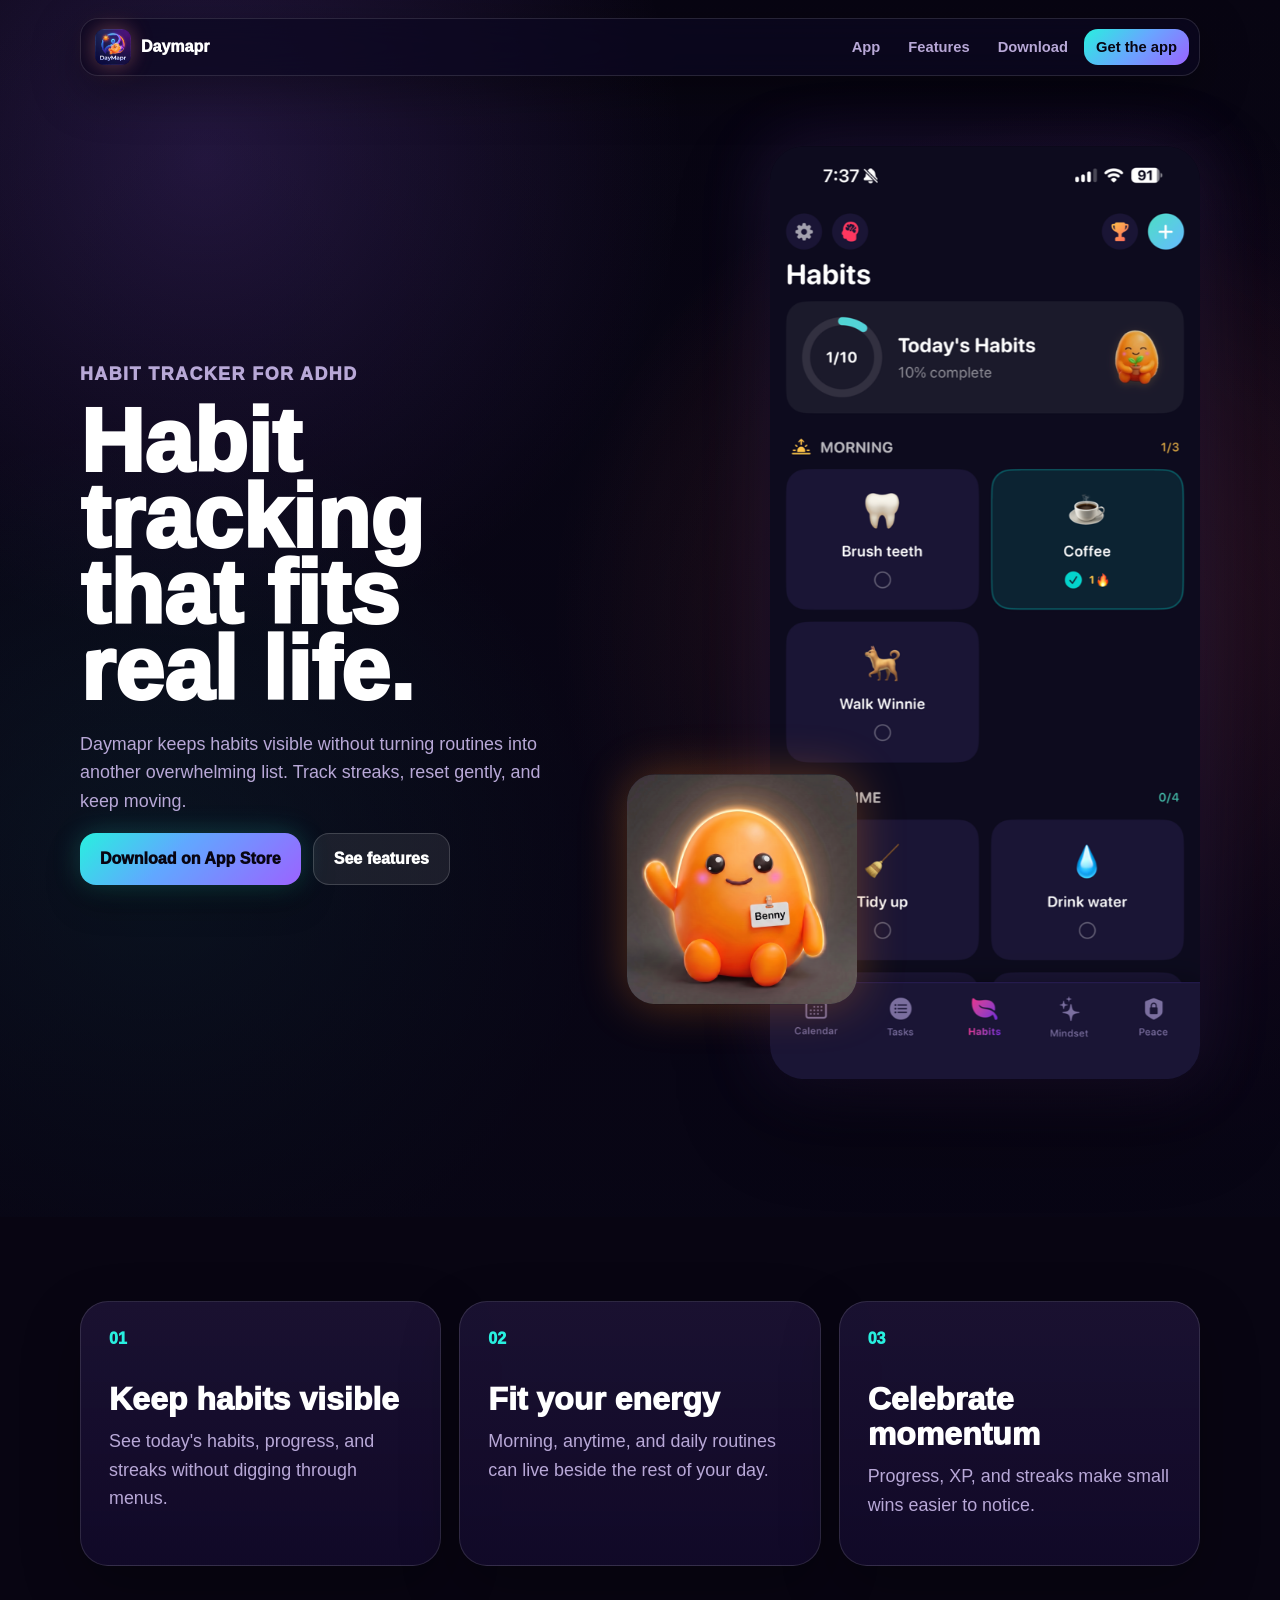
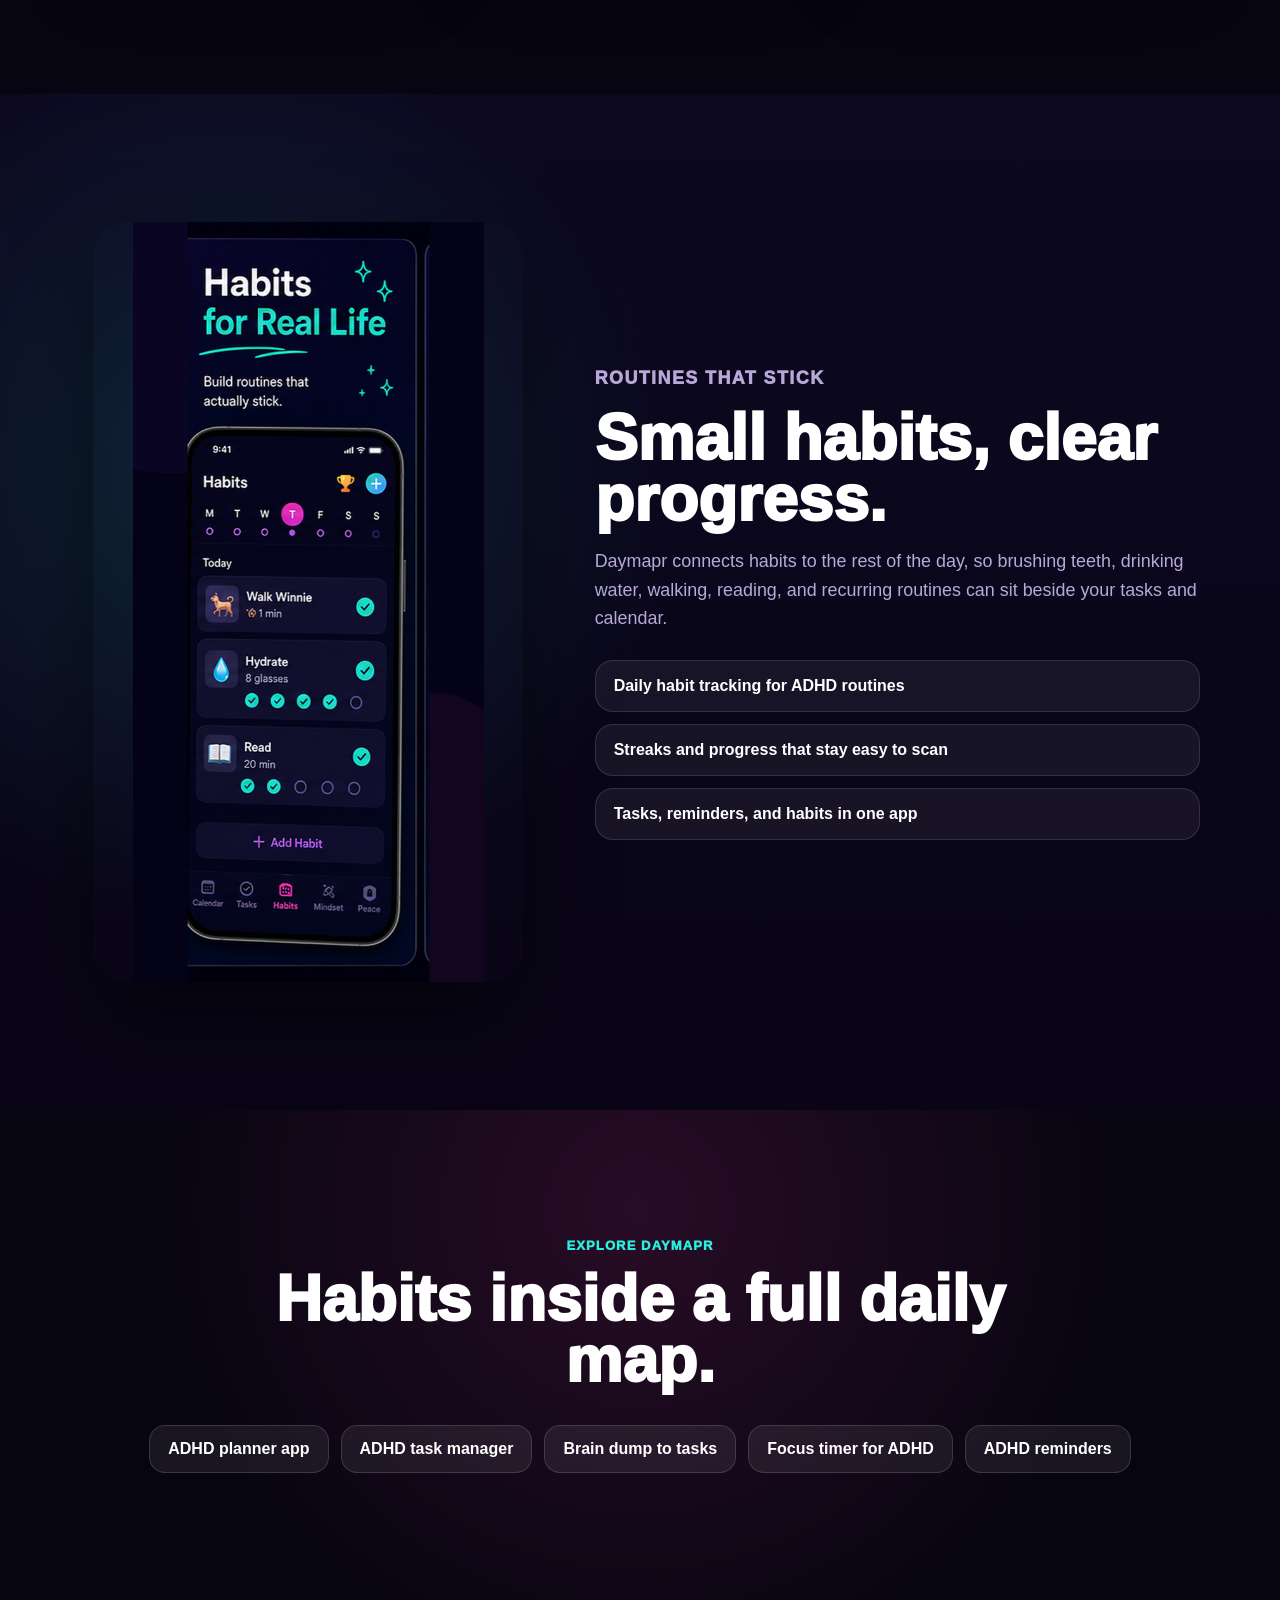
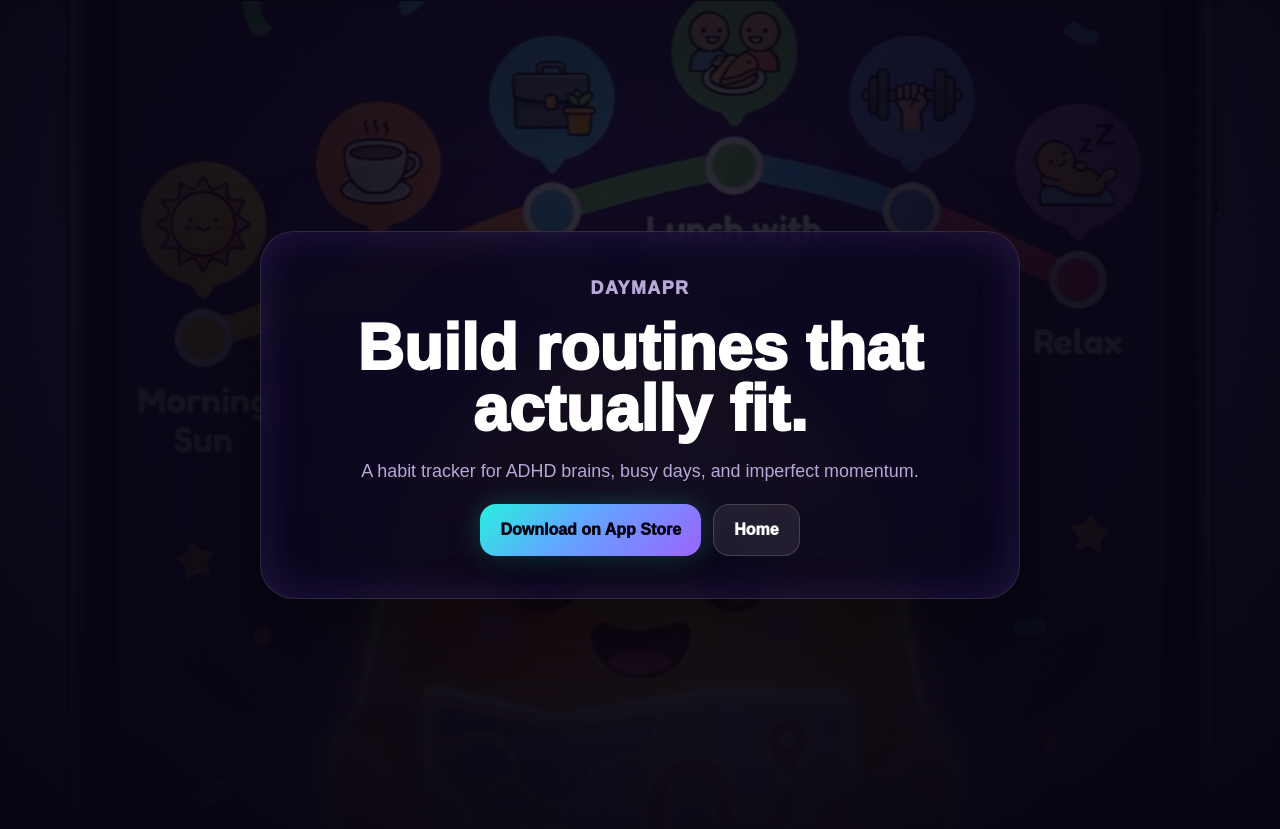
<file: habit-tracker-for-adhd/index.html>
<!DOCTYPE html>
<html lang="en">
  <head>
    <meta charset="UTF-8" />
    <meta name="viewport" content="width=device-width, initial-scale=1.0" />
    <meta
      name="description"
      content="Daymapr is a habit tracker for ADHD that keeps routines visible, flexible, and connected to your daily plan."
    />
    <meta name="robots" content="index, follow, max-image-preview:large" />
    <meta name="theme-color" content="#0c0820" />
    <meta name="apple-itunes-app" content="app-id=6761452212" />
    <link rel="canonical" href="https://daymapr.com/habit-tracker-for-adhd/" />
    <meta property="og:site_name" content="Daymapr" />
    <meta property="og:type" content="website" />
    <meta property="og:url" content="https://daymapr.com/habit-tracker-for-adhd/" />
    <meta property="og:title" content="Habit Tracker for ADHD | Daymapr" />
    <meta
      property="og:description"
      content="Build habits that fit real life. Daymapr keeps habit streaks, routines, tasks, and reminders visible."
    />
    <meta property="og:image" content="https://daymapr.com/assets/daymapr/brand/og-image.png" />
    <meta property="og:image:width" content="1200" />
    <meta property="og:image:height" content="630" />
    <meta name="twitter:card" content="summary_large_image" />
    <meta name="twitter:title" content="Habit Tracker for ADHD | Daymapr" />
    <meta name="twitter:description" content="A flexible ADHD habit tracker connected to your daily plan." />
    <meta name="twitter:image" content="https://daymapr.com/assets/daymapr/brand/og-image.png" />
    <title>Habit Tracker for ADHD | Daymapr</title>
    <link rel="icon" href="../assets/daymapr/app-icon.png" type="image/png" />
    <link rel="apple-touch-icon" href="../assets/daymapr/app-icon.png" />
    <link rel="stylesheet" href="../styles.css" />
    <script type="application/ld+json">
      {
        "@context": "https://schema.org",
        "@graph": [
          {
            "@type": "WebPage",
            "@id": "https://daymapr.com/habit-tracker-for-adhd/#webpage",
            "url": "https://daymapr.com/habit-tracker-for-adhd/",
            "name": "Habit Tracker for ADHD | Daymapr",
            "description": "Daymapr is a habit tracker for ADHD that keeps routines visible, flexible, and connected to your daily plan.",
            "isPartOf": { "@id": "https://daymapr.com/#website" },
            "about": { "@id": "https://daymapr.com/#app" },
            "inLanguage": "en-US"
          },
          {
            "@type": "MobileApplication",
            "@id": "https://daymapr.com/#app",
            "name": "DayMapr: ADHD Tasks & Habits",
            "alternateName": "Daymapr",
            "operatingSystem": "iOS",
            "applicationCategory": "ProductivityApplication",
            "downloadUrl": "https://apps.apple.com/us/app/daymapr-adhd-tasks-habits/id6761452212"
          }
        ]
      }
    </script>
  </head>
  <body class="keyword-page">
    <header class="site-header" data-header>
      <a class="brand" href="../" aria-label="Daymapr home">
        <img class="brand-mark" src="../assets/daymapr/app-icon.png" alt="" />
        <span>Daymapr</span>
      </a>
      <nav class="nav-links" aria-label="Main navigation">
        <a href="../#app">App</a>
        <a href="../#features">Features</a>
        <a href="../#download">Download</a>
        <a class="nav-cta" href="https://apps.apple.com/us/app/daymapr-adhd-tasks-habits/id6761452212">Get the app</a>
      </nav>
    </header>

    <main>
      <section class="keyword-hero">
        <div class="keyword-copy reveal">
          <p class="eyebrow">Habit tracker for ADHD</p>
          <h1>Habit tracking that fits real life.</h1>
          <p>
            Daymapr keeps habits visible without turning routines into another overwhelming list.
            Track streaks, reset gently, and keep moving.
          </p>
          <div class="hero-actions">
            <a class="button primary" href="https://apps.apple.com/us/app/daymapr-adhd-tasks-habits/id6761452212">Download on App Store</a>
            <a class="button ghost" href="../#features">See features</a>
          </div>
        </div>
        <div class="keyword-visual" data-depth="-0.06">
          <img class="keyword-phone" src="../assets/daymapr/brand/app-habits.png" alt="Daymapr ADHD habit tracker screen" />
          <img class="keyword-mascot" src="../assets/daymapr/brand/benny-portrait.png" alt="" />
        </div>
      </section>

      <section class="keyword-proof">
        <article class="reveal">
          <span>01</span>
          <h3>Keep habits visible</h3>
          <p>See today's habits, progress, and streaks without digging through menus.</p>
        </article>
        <article class="reveal">
          <span>02</span>
          <h3>Fit your energy</h3>
          <p>Morning, anytime, and daily routines can live beside the rest of your day.</p>
        </article>
        <article class="reveal">
          <span>03</span>
          <h3>Celebrate momentum</h3>
          <p>Progress, XP, and streaks make small wins easier to notice.</p>
        </article>
      </section>

      <section class="keyword-split">
        <img class="reveal" src="../assets/daymapr/brand/panel-habits.png" alt="Habits for real life Daymapr promo panel" />
        <div class="reveal">
          <p class="eyebrow">Routines that stick</p>
          <h2>Small habits, clear progress.</h2>
          <p>
            Daymapr connects habits to the rest of the day, so brushing teeth, drinking water,
            walking, reading, and recurring routines can sit beside your tasks and calendar.
          </p>
          <ul class="keyword-list">
            <li>Daily habit tracking for ADHD routines</li>
            <li>Streaks and progress that stay easy to scan</li>
            <li>Tasks, reminders, and habits in one app</li>
          </ul>
        </div>
      </section>

      <section class="keyword-related">
        <p class="eyebrow">Explore Daymapr</p>
        <h2>Habits inside a full daily map.</h2>
        <div class="keyword-links">
          <a href="../adhd-planner-app/">ADHD planner app</a>
          <a href="../adhd-task-manager/">ADHD task manager</a>
          <a href="../brain-dump-to-tasks-app/">Brain dump to tasks</a>
          <a href="../focus-timer-for-adhd/">Focus timer for ADHD</a>
          <a href="../adhd-reminder-app/">ADHD reminders</a>
        </div>
      </section>

      <section class="keyword-final">
        <img src="../assets/daymapr/brand/benny-start-map.jpg" alt="" />
        <div class="download-panel reveal">
          <p class="eyebrow">Daymapr</p>
          <h2>Build routines that actually fit.</h2>
          <p>A habit tracker for ADHD brains, busy days, and imperfect momentum.</p>
          <div class="hero-actions">
            <a class="button primary" href="https://apps.apple.com/us/app/daymapr-adhd-tasks-habits/id6761452212">Download on App Store</a>
            <a class="button ghost" href="../">Home</a>
          </div>
        </div>
      </section>
    </main>

    <script src="../script.js"></script>
  </body>
</html>
</file>
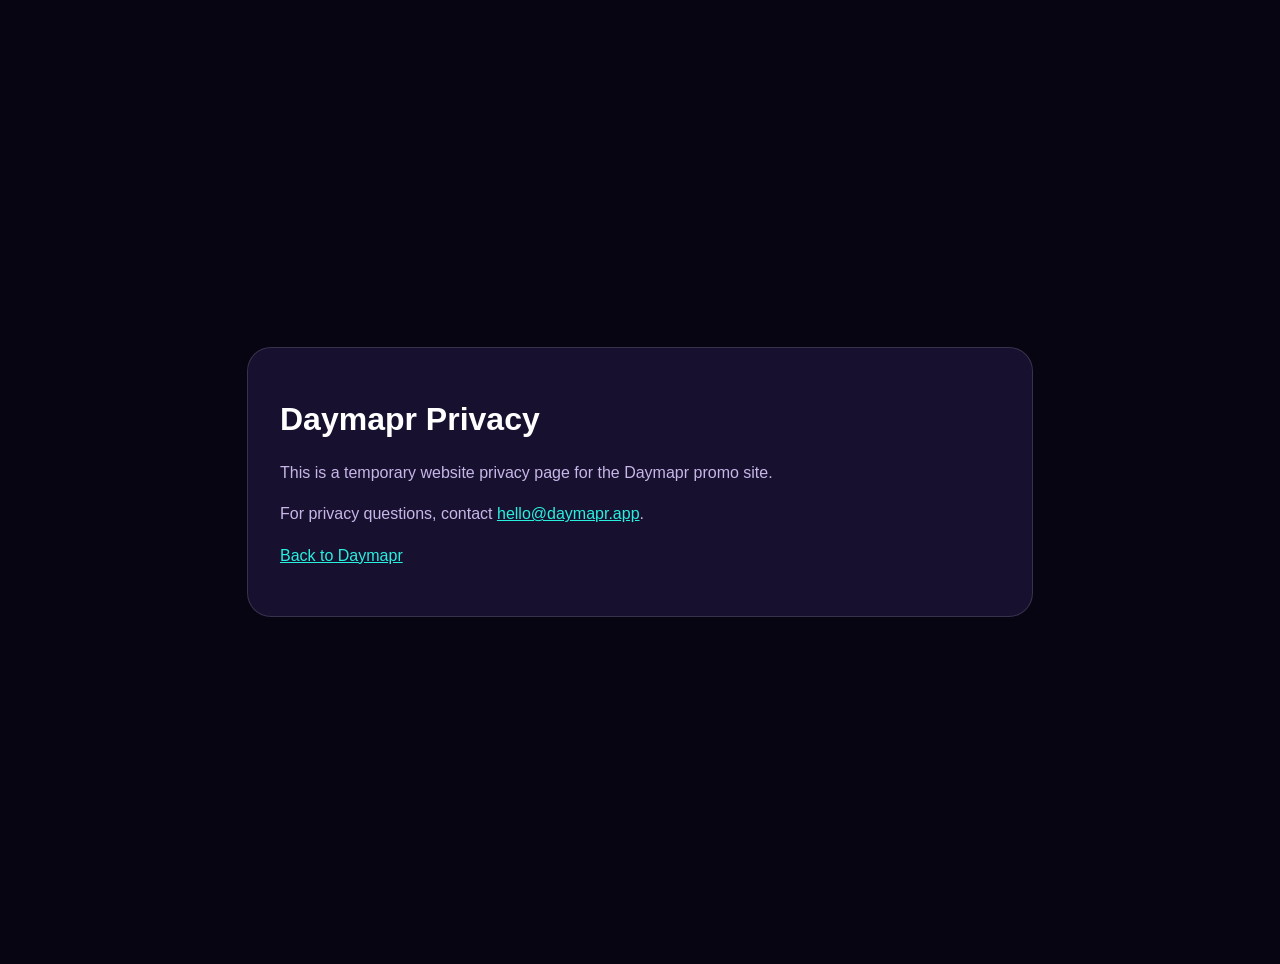
<file: legal/privacy.html>
<!DOCTYPE html>
<html lang="en">
  <head>
    <meta charset="UTF-8" />
    <meta name="viewport" content="width=device-width, initial-scale=1.0" />
    <title>Daymapr Privacy</title>
    <style>
      body {
        margin: 0;
        min-height: 100vh;
        display: grid;
        place-items: center;
        padding: 32px;
        background: #070512;
        color: #fff;
        font-family: -apple-system, BlinkMacSystemFont, "Segoe UI", sans-serif;
      }
      main {
        width: min(720px, 100%);
        padding: 32px;
        border: 1px solid rgba(255, 255, 255, 0.14);
        border-radius: 24px;
        background: #17102f;
      }
      a {
        color: #28f0df;
      }
      p {
        color: #c7b7e8;
        line-height: 1.6;
      }
    </style>
  </head>
  <body>
    <main>
      <h1>Daymapr Privacy</h1>
      <p>This is a temporary website privacy page for the Daymapr promo site.</p>
      <p>For privacy questions, contact <a href="mailto:hello@daymapr.app">hello@daymapr.app</a>.</p>
      <p><a href="../index.html">Back to Daymapr</a></p>
    </main>
  </body>
</html>
</file>
<file: styles.css>
:root {
  color-scheme: dark;
  --ink: #ffffff;
  --muted: #b8a8d7;
  --dim: #776895;
  --night: #070512;
  --night-2: #0c0820;
  --panel: #17102f;
  --panel-2: #21163d;
  --line: rgba(174, 126, 255, 0.28);
  --cyan: #28f0df;
  --pink: #ff3ea8;
  --purple: #9b63ff;
  --gold: #ffb94d;
  --orange: #ff8a1f;
  --shadow: 0 34px 90px rgba(0, 0, 0, 0.48);
}

* {
  box-sizing: border-box;
}

html {
  scroll-behavior: smooth;
  overflow-x: clip;
  background: var(--night);
}

body {
  margin: 0;
  overflow-x: clip;
  background:
    radial-gradient(circle at 20% 8%, rgba(155, 99, 255, 0.25), transparent 34rem),
    radial-gradient(circle at 78% 22%, rgba(255, 62, 168, 0.16), transparent 38rem),
    linear-gradient(180deg, #090516 0%, #070512 46%, #0b071a 100%);
  color: var(--ink);
  font-family: Inter, ui-sans-serif, -apple-system, BlinkMacSystemFont, "Segoe UI", sans-serif;
  letter-spacing: 0;
}

img,
canvas {
  display: block;
  max-width: 100%;
}

a {
  color: inherit;
  text-decoration: none;
}

.site-header {
  position: fixed;
  top: 18px;
  left: 50%;
  z-index: 40;
  display: flex;
  width: min(1120px, calc(100% - 32px));
  align-items: center;
  justify-content: space-between;
  gap: 16px;
  padding: 10px 10px 10px 14px;
  background: rgba(12, 8, 32, 0.72);
  border: 1px solid rgba(255, 255, 255, 0.12);
  border-radius: 18px;
  box-shadow: 0 16px 48px rgba(0, 0, 0, 0.35);
  backdrop-filter: blur(22px);
  transform: translateX(-50%);
}

.site-header.is-scrolled {
  background: rgba(12, 8, 32, 0.9);
  border-color: rgba(40, 240, 223, 0.25);
}

.brand,
.nav-links {
  display: flex;
  align-items: center;
}

.brand {
  gap: 10px;
  font-weight: 950;
}

.brand-mark {
  width: 36px;
  height: 36px;
  border-radius: 9px;
  object-fit: cover;
  box-shadow: 0 0 22px rgba(255, 138, 31, 0.28), 0 0 18px rgba(155, 99, 255, 0.2);
}

.nav-links {
  gap: 4px;
  color: var(--muted);
  font-size: 0.92rem;
  font-weight: 850;
}

.nav-links a {
  padding: 10px 12px;
  border-radius: 14px;
}

.nav-links a:hover {
  background: rgba(255, 255, 255, 0.08);
  color: #fff;
}

.nav-links .nav-cta {
  color: #080512;
  background: linear-gradient(135deg, var(--cyan), #68a6ff 50%, var(--purple));
}

.hero {
  position: relative;
  height: 260vh;
  background: var(--night);
}

.hero-pin {
  position: sticky;
  top: 0;
  min-height: 100svh;
  overflow: hidden;
  isolation: isolate;
}

.hero-pin::before {
  position: absolute;
  inset: 0;
  z-index: 2;
  content: "";
  background:
    linear-gradient(90deg, rgba(7, 5, 18, 0.98) 0%, rgba(7, 5, 18, 0.86) 34%, rgba(7, 5, 18, 0.18) 68%, rgba(7, 5, 18, 0.38) 100%),
    radial-gradient(circle at 20% 72%, rgba(255, 62, 168, 0.24), transparent 24rem);
  pointer-events: none;
}

.hero-art {
  position: absolute;
  inset: -7vh -4vw -8vh auto;
  z-index: 1;
  width: min(78vw, 1120px);
  height: 116vh;
  object-fit: cover;
  object-position: 58% 50%;
  filter: saturate(1.1) contrast(1.02);
  transform:
    translate3d(calc(var(--hero-progress, 0) * -7vw), calc(var(--hero-progress, 0) * -5vh), 0)
    rotate(calc(-8deg + var(--hero-progress, 0) * 5deg))
    scale(calc(1.03 + var(--hero-progress, 0) * 0.06));
  transform-origin: center;
  transition: transform 90ms linear;
}

.hero-glow {
  position: absolute;
  z-index: 0;
  border-radius: 999px;
  filter: blur(34px);
  opacity: 0.8;
}

.hero-glow-a {
  right: 8vw;
  top: 18vh;
  width: 360px;
  height: 360px;
  background: rgba(155, 99, 255, 0.46);
}

.hero-glow-b {
  left: 5vw;
  bottom: 5vh;
  width: 300px;
  height: 300px;
  background: rgba(40, 240, 223, 0.18);
}

.hero-copy {
  position: relative;
  z-index: 4;
  display: grid;
  min-height: 100svh;
  width: min(620px, 100%);
  align-content: center;
  padding: 116px 28px 120px max(28px, calc((100vw - 1120px) / 2));
}

.eyebrow {
  margin: 0 0 16px;
  color: var(--cyan);
  font-size: 0.82rem;
  font-weight: 950;
  letter-spacing: 0.08em;
  text-transform: uppercase;
}

h1,
h2,
h3,
p {
  margin-top: 0;
}

h1 {
  max-width: 9ch;
  margin-bottom: 22px;
  font-size: clamp(4rem, 8vw, 7.2rem);
  line-height: 0.86;
  font-weight: 1000;
  letter-spacing: 0;
}

h2 {
  margin-bottom: 18px;
  font-size: clamp(2.45rem, 5vw, 5rem);
  line-height: 0.95;
  font-weight: 1000;
  letter-spacing: 0;
}

h3 {
  margin-bottom: 10px;
  font-size: 1.22rem;
  line-height: 1.1;
  font-weight: 950;
}

.hero-copy p,
.section-copy p,
.benny-card p,
.flow-card p,
.focus-copy p,
.download-panel p {
  color: var(--muted);
  font-size: 1.16rem;
  line-height: 1.58;
}

.hero-actions {
  display: flex;
  flex-wrap: wrap;
  gap: 12px;
  margin-top: 14px;
}

.button {
  display: inline-flex;
  min-height: 52px;
  align-items: center;
  justify-content: center;
  padding: 0 20px;
  border-radius: 16px;
  font-weight: 950;
  transition: transform 160ms ease, box-shadow 160ms ease, border-color 160ms ease;
}

.button.primary {
  color: #080512;
  background: linear-gradient(135deg, var(--cyan), #60a8ff 42%, var(--purple));
  box-shadow: 0 0 28px rgba(40, 240, 223, 0.22), 0 16px 32px rgba(0, 0, 0, 0.35);
}

.button.ghost {
  color: #fff;
  background: rgba(255, 255, 255, 0.08);
  border: 1px solid rgba(255, 255, 255, 0.16);
}

.button:hover {
  transform: translateY(-2px);
}

.hero-tags {
  position: absolute;
  right: max(24px, calc((100vw - 1120px) / 2));
  bottom: 24px;
  z-index: 4;
  display: grid;
  grid-template-columns: repeat(4, minmax(110px, 1fr));
  gap: 10px;
  width: min(660px, calc(100% - 48px));
}

.hero-tags span {
  padding: 12px 10px;
  border: 1px solid rgba(255, 255, 255, 0.14);
  border-radius: 16px;
  background: rgba(18, 10, 42, 0.76);
  box-shadow: inset 0 0 24px rgba(155, 99, 255, 0.14);
  color: #fff;
  font-size: 0.84rem;
  font-weight: 900;
  text-align: center;
  backdrop-filter: blur(18px);
}

.app-section,
.benny-section,
.flow-section,
.feature-marquee,
.focus-section,
.explore-section,
.download-section {
  position: relative;
  overflow: hidden;
  padding: 128px max(24px, calc((100vw - 1120px) / 2));
}

.app-section {
  display: grid;
  min-height: 120vh;
  grid-template-columns: 0.8fr 1.2fr;
  gap: 58px;
  align-items: center;
  background:
    radial-gradient(circle at 78% 46%, rgba(255, 62, 168, 0.14), transparent 30rem),
    linear-gradient(180deg, #090516, #0d0820);
}

.section-copy {
  max-width: 540px;
}

.phone-stage {
  position: relative;
  min-height: 780px;
}

.device {
  position: absolute;
  margin: 0;
  width: min(310px, 32vw);
  border-radius: 34px;
  box-shadow: var(--shadow);
  transition: translate 110ms linear;
}

.device img {
  width: 100%;
  border-radius: 34px;
}

.device-left {
  left: 0;
  top: 122px;
  rotate: -8deg;
}

.device-center {
  left: 31%;
  top: 0;
  z-index: 2;
  width: min(348px, 34vw);
  rotate: 2deg;
}

.device-right {
  right: 0;
  top: 148px;
  rotate: 8deg;
}

.benny-section {
  min-height: 105vh;
  display: grid;
  place-items: center;
  background:
    radial-gradient(circle at 50% 55%, rgba(255, 138, 31, 0.2), transparent 28rem),
    linear-gradient(180deg, #0d0820, #090516);
}

.benny-orbit {
  position: absolute;
  inset: 0;
  opacity: 0.2;
  transform: scale(1.15);
}

.benny-orbit img {
  width: 100%;
  height: 100%;
  object-fit: cover;
  filter: blur(1px) saturate(1.2);
}

.benny-card {
  position: relative;
  z-index: 2;
  display: grid;
  width: min(960px, 100%);
  grid-template-columns: 0.9fr 1.1fr;
  gap: 34px;
  align-items: center;
  padding: 34px;
  border: 1px solid rgba(255, 255, 255, 0.14);
  border-radius: 34px;
  background: linear-gradient(135deg, rgba(33, 22, 61, 0.9), rgba(13, 8, 32, 0.84));
  box-shadow: var(--shadow), inset 0 0 44px rgba(155, 99, 255, 0.16);
  backdrop-filter: blur(18px);
}

.benny-portrait {
  width: 100%;
  border-radius: 28px;
  box-shadow: 0 0 60px rgba(255, 138, 31, 0.24);
}

.flow-section {
  background:
    radial-gradient(circle at 12% 28%, rgba(40, 240, 223, 0.12), transparent 26rem),
    #080512;
}

.flow-copy {
  max-width: 760px;
  margin-bottom: 42px;
}

.flow-grid {
  display: grid;
  grid-template-columns: repeat(3, minmax(0, 1fr));
  gap: 18px;
}

.flow-card {
  min-height: 620px;
  padding: 14px 14px 24px;
  border: 1px solid rgba(255, 255, 255, 0.12);
  border-radius: 28px;
  background: linear-gradient(180deg, rgba(33, 22, 61, 0.72), rgba(18, 10, 42, 0.92));
  box-shadow: 0 22px 58px rgba(0, 0, 0, 0.35);
}

.flow-card img {
  width: 100%;
  aspect-ratio: 1242 / 1600;
  object-fit: cover;
  object-position: top center;
  border-radius: 22px;
}

.flow-card h3,
.flow-card p {
  padding: 0 12px;
}

.flow-card h3 {
  margin-top: 22px;
}

.feature-marquee {
  background:
    radial-gradient(circle at 80% 20%, rgba(255, 62, 168, 0.16), transparent 30rem),
    linear-gradient(180deg, #0a0618, #0d0820);
}

.marquee-copy {
  max-width: 700px;
  margin-bottom: 38px;
}

.panel-rail {
  display: flex;
  gap: 18px;
  overflow-x: auto;
  padding-bottom: 20px;
  scroll-snap-type: x mandatory;
}

.panel-rail img {
  width: min(330px, 74vw);
  flex: 0 0 auto;
  border-radius: 28px;
  box-shadow: 0 24px 70px rgba(0, 0, 0, 0.42);
  scroll-snap-align: start;
}

.focus-section {
  display: grid;
  min-height: 105vh;
  grid-template-columns: 0.82fr 1.18fr;
  gap: 56px;
  align-items: center;
  background:
    radial-gradient(circle at 76% 48%, rgba(40, 240, 223, 0.12), transparent 26rem),
    #080512;
}

.focus-copy {
  max-width: 540px;
}

.progress-showcase {
  position: relative;
  min-height: 760px;
}

.progress-showcase img {
  position: absolute;
  width: min(350px, 38vw);
  border-radius: 34px;
  box-shadow: var(--shadow);
  transition: translate 110ms linear;
}

.progress-phone {
  left: 8%;
  top: 0;
  z-index: 2;
  rotate: -5deg;
}

.mindset-phone {
  right: 4%;
  top: 142px;
  rotate: 7deg;
}

.explore-section {
  background:
    radial-gradient(circle at 18% 22%, rgba(40, 240, 223, 0.12), transparent 26rem),
    radial-gradient(circle at 82% 42%, rgba(255, 62, 168, 0.13), transparent 28rem),
    linear-gradient(180deg, #080512, #0d0820);
}

.explore-copy {
  max-width: 780px;
  margin-bottom: 38px;
}

.explore-grid {
  display: grid;
  grid-template-columns: repeat(3, minmax(0, 1fr));
  gap: 16px;
}

.explore-card {
  min-height: 230px;
  padding: 24px;
  border: 1px solid rgba(255, 255, 255, 0.12);
  border-radius: 26px;
  background:
    linear-gradient(145deg, rgba(33, 22, 61, 0.78), rgba(18, 10, 42, 0.92)),
    radial-gradient(circle at 100% 0%, rgba(40, 240, 223, 0.16), transparent 14rem);
  box-shadow: 0 24px 62px rgba(0, 0, 0, 0.28);
  transition: transform 180ms ease, border-color 180ms ease, box-shadow 180ms ease;
}

.explore-card:hover {
  border-color: rgba(40, 240, 223, 0.36);
  box-shadow: 0 28px 70px rgba(0, 0, 0, 0.34), 0 0 34px rgba(40, 240, 223, 0.08);
  transform: translateY(-3px);
}

.explore-card span {
  display: inline-flex;
  margin-bottom: 38px;
  color: var(--cyan);
  font-weight: 950;
}

.explore-card h3 {
  font-size: clamp(1.25rem, 2.2vw, 1.75rem);
}

.explore-card p {
  color: var(--muted);
  font-size: 1rem;
  line-height: 1.55;
}

.download-section {
  min-height: 100vh;
  display: grid;
  place-items: center;
  background: #0a0618;
}

.download-bg {
  position: absolute;
  inset: 0;
  width: 100%;
  height: 100%;
  object-fit: cover;
  opacity: 0.38;
  filter: saturate(1.08);
}

.download-section::before {
  position: absolute;
  inset: 0;
  content: "";
  background:
    radial-gradient(circle at 50% 50%, transparent, rgba(7, 5, 18, 0.44) 48%, rgba(7, 5, 18, 0.92) 100%),
    linear-gradient(180deg, rgba(7, 5, 18, 0.18), rgba(7, 5, 18, 0.78));
}

.download-panel {
  position: relative;
  z-index: 2;
  width: min(760px, 100%);
  padding: 42px;
  border: 1px solid rgba(255, 255, 255, 0.14);
  border-radius: 34px;
  background: rgba(12, 8, 32, 0.74);
  box-shadow: var(--shadow), inset 0 0 44px rgba(155, 99, 255, 0.16);
  text-align: center;
  backdrop-filter: blur(18px);
}

.download-panel .hero-actions {
  justify-content: center;
}

.keyword-page {
  background:
    radial-gradient(circle at 16% 4%, rgba(155, 99, 255, 0.22), transparent 30rem),
    radial-gradient(circle at 86% 16%, rgba(255, 62, 168, 0.14), transparent 34rem),
    linear-gradient(180deg, #080512 0%, #0c0820 48%, #070512 100%);
}

.keyword-hero,
.keyword-proof,
.keyword-split,
.keyword-related,
.keyword-final,
.site-footer {
  position: relative;
  overflow: hidden;
  padding: 128px max(24px, calc((100vw - 1120px) / 2));
}

.keyword-hero {
  display: grid;
  min-height: 100svh;
  grid-template-columns: 0.92fr 1.08fr;
  gap: 58px;
  align-items: center;
  padding-top: 156px;
  background:
    radial-gradient(circle at 78% 50%, rgba(255, 138, 31, 0.16), transparent 28rem),
    radial-gradient(circle at 12% 72%, rgba(40, 240, 223, 0.12), transparent 28rem);
}

.keyword-hero::before {
  position: absolute;
  inset: 0;
  content: "";
  background: linear-gradient(180deg, rgba(7, 5, 18, 0.1), rgba(7, 5, 18, 0.72));
  pointer-events: none;
}

.keyword-copy,
.keyword-visual,
.keyword-split > *,
.keyword-related > *,
.keyword-final .download-panel,
.site-footer > * {
  position: relative;
  z-index: 2;
}

.keyword-copy {
  width: 100%;
  max-width: 620px;
  min-width: 0;
}

.keyword-copy h1 {
  max-width: 12ch;
  font-size: clamp(3.45rem, 6.9vw, 6.35rem);
}

.keyword-copy p,
.keyword-proof p,
.keyword-split p,
.keyword-final p,
.site-footer p {
  color: var(--muted);
  font-size: 1.12rem;
  line-height: 1.58;
}

.keyword-visual {
  min-height: 720px;
  transition: translate 110ms linear;
}

.keyword-phone {
  width: min(430px, 40vw);
  margin-left: auto;
  border-radius: 34px;
  box-shadow: var(--shadow), 0 0 70px rgba(155, 99, 255, 0.18);
}

.keyword-mascot {
  position: absolute;
  left: 0;
  bottom: 8%;
  width: min(230px, 20vw);
  border-radius: 28px;
  box-shadow: 0 0 48px rgba(255, 138, 31, 0.32);
}

.keyword-proof {
  display: grid;
  grid-template-columns: repeat(3, minmax(0, 1fr));
  gap: 18px;
  padding-top: 84px;
  background: #080512;
}

.keyword-proof article {
  min-height: 250px;
  padding: 28px;
  border: 1px solid rgba(255, 255, 255, 0.12);
  border-radius: 28px;
  background: linear-gradient(180deg, rgba(33, 22, 61, 0.72), rgba(18, 10, 42, 0.92));
  box-shadow: 0 22px 58px rgba(0, 0, 0, 0.28);
}

.keyword-proof span {
  display: inline-flex;
  margin-bottom: 34px;
  color: var(--cyan);
  font-weight: 950;
}

.keyword-proof h3 {
  font-size: clamp(1.45rem, 2.5vw, 2rem);
}

.keyword-split {
  display: grid;
  grid-template-columns: 0.86fr 1.14fr;
  gap: 58px;
  align-items: center;
  background:
    radial-gradient(circle at 18% 38%, rgba(40, 240, 223, 0.13), transparent 28rem),
    linear-gradient(180deg, #0c0820, #090516);
}

.keyword-split > img {
  width: min(430px, 100%);
  max-height: 760px;
  justify-self: center;
  object-fit: contain;
  border-radius: 32px;
  box-shadow: var(--shadow);
}

.keyword-list {
  display: grid;
  gap: 12px;
  margin: 28px 0 0;
  padding: 0;
  list-style: none;
}

.keyword-list li {
  padding: 16px 18px;
  border: 1px solid rgba(255, 255, 255, 0.12);
  border-radius: 18px;
  background: rgba(255, 255, 255, 0.06);
  color: #fff;
  font-weight: 850;
}

.keyword-related {
  text-align: center;
  background:
    radial-gradient(circle at 50% 20%, rgba(255, 62, 168, 0.13), transparent 30rem),
    #080512;
}

.keyword-related h2 {
  max-width: 780px;
  margin-right: auto;
  margin-left: auto;
}

.keyword-links {
  display: flex;
  flex-wrap: wrap;
  gap: 12px;
  justify-content: center;
  margin-top: 34px;
}

.keyword-links a,
.footer-links a {
  display: inline-flex;
  min-height: 48px;
  align-items: center;
  justify-content: center;
  padding: 0 18px;
  border: 1px solid rgba(255, 255, 255, 0.14);
  border-radius: 16px;
  background: rgba(255, 255, 255, 0.07);
  color: #fff;
  font-weight: 900;
}

.keyword-links a:hover,
.footer-links a:hover {
  border-color: rgba(40, 240, 223, 0.38);
  background: rgba(40, 240, 223, 0.1);
}

.keyword-final {
  min-height: 92vh;
  display: grid;
  place-items: center;
  background: #090516;
}

.keyword-final > img {
  position: absolute;
  inset: 0;
  width: 100%;
  height: 100%;
  object-fit: cover;
  opacity: 0.34;
  filter: saturate(1.08);
}

.keyword-final::before {
  position: absolute;
  inset: 0;
  z-index: 1;
  content: "";
  background:
    radial-gradient(circle at 50% 50%, transparent, rgba(7, 5, 18, 0.56) 48%, rgba(7, 5, 18, 0.94) 100%),
    linear-gradient(180deg, rgba(7, 5, 18, 0.18), rgba(7, 5, 18, 0.82));
}

.site-footer {
  display: grid;
  grid-template-columns: 0.8fr 1.2fr;
  gap: 28px;
  align-items: end;
  border-top: 1px solid rgba(255, 255, 255, 0.1);
  background: rgba(7, 5, 18, 0.96);
}

.site-footer .brand {
  width: fit-content;
  margin-bottom: 14px;
}

.footer-links {
  display: flex;
  flex-wrap: wrap;
  gap: 10px;
  justify-content: flex-end;
}

.reveal {
  opacity: 0;
  transform: translateY(28px);
  transition: opacity 680ms ease, transform 680ms ease;
}

.reveal.is-visible {
  opacity: 1;
  transform: translateY(0);
}

@media (max-width: 980px) {
  .nav-links a:not(.nav-cta) {
    display: none;
  }

  .hero-art {
    inset: 16vh auto auto 18vw;
    width: 115vw;
    height: 82vh;
    object-position: 55% 50%;
  }

  .hero-pin::before {
    background:
      linear-gradient(180deg, rgba(7, 5, 18, 0.96) 0%, rgba(7, 5, 18, 0.84) 44%, rgba(7, 5, 18, 0.3) 100%),
      radial-gradient(circle at 30% 72%, rgba(255, 62, 168, 0.22), transparent 20rem);
  }

  .hero-copy {
    align-content: start;
    width: min(100%, 560px);
    padding-top: 116px;
  }

  .hero-tags {
    left: 24px;
    right: 24px;
    grid-template-columns: repeat(2, 1fr);
  }

  .app-section,
  .focus-section,
  .benny-card {
    grid-template-columns: 1fr;
  }

  .phone-stage,
  .progress-showcase {
    min-height: 690px;
  }

  .device,
  .progress-showcase img {
    width: min(280px, 42vw);
  }

  .device-center {
    width: min(310px, 46vw);
  }

  .flow-grid {
    grid-template-columns: 1fr;
  }

  .explore-grid {
    grid-template-columns: repeat(2, minmax(0, 1fr));
  }

  .flow-card {
    min-height: auto;
  }

  .keyword-hero,
  .keyword-split,
  .site-footer {
    grid-template-columns: 1fr;
  }

  .keyword-visual {
    min-height: 640px;
  }

  .keyword-phone {
    width: min(360px, 62vw);
    margin-right: auto;
  }

  .keyword-mascot {
    left: auto;
    right: 0;
    width: min(190px, 28vw);
  }

  .keyword-proof {
    grid-template-columns: 1fr;
  }

  .footer-links {
    justify-content: flex-start;
  }
}

@media (max-width: 640px) {
  .site-header {
    top: 10px;
    width: calc(100% - 20px);
    border-radius: 16px;
  }

  .nav-links .nav-cta {
    width: 58px;
    padding: 10px 0;
    overflow: hidden;
    font-size: 0;
  }

  .nav-links .nav-cta::after {
    content: "Get";
    font-size: 0.84rem;
  }

  h1 {
    font-size: 3.8rem;
  }

  h2 {
    font-size: 2.5rem;
  }

  .hero-copy p,
  .section-copy p,
  .benny-card p,
  .flow-card p,
  .focus-copy p,
  .download-panel p {
    font-size: 1rem;
  }

  .hero-actions {
    flex-direction: column;
  }

  .hero-art {
    left: 10vw;
    width: 132vw;
    opacity: 0.92;
  }

  .hero-tags {
    width: min(calc(100% - 48px), 360px);
  }

  .app-section,
  .benny-section,
  .flow-section,
  .feature-marquee,
  .focus-section,
  .explore-section,
  .download-section,
  .keyword-hero,
  .keyword-proof,
  .keyword-split,
  .keyword-related,
  .keyword-final,
  .site-footer {
    padding-top: 88px;
    padding-bottom: 88px;
  }

  .keyword-hero {
    min-height: auto;
    padding-top: 118px;
  }

  .keyword-copy,
  .keyword-page .hero-actions {
    max-width: 100%;
  }

  .keyword-page .hero-actions {
    width: 100%;
    max-width: 20rem;
  }

  .keyword-page .hero-actions .button {
    width: 100%;
    align-self: flex-start;
  }

  .keyword-copy h1 {
    max-width: 9ch;
    font-size: 3rem;
  }

  .keyword-copy p,
  .keyword-proof p,
  .keyword-split p,
  .keyword-final p,
  .site-footer p {
    font-size: 1rem;
  }

  .keyword-visual {
    min-height: 520px;
  }

  .keyword-phone {
    width: min(300px, 74vw);
  }

  .keyword-mascot {
    width: 128px;
  }

  .phone-stage {
    min-height: 610px;
  }

  .device {
    width: 190px;
  }

  .device-center {
    left: 24%;
    width: 220px;
  }

  .device-right {
    right: -38px;
  }

  .device-left {
    left: -42px;
  }

  .benny-card,
  .download-panel {
    padding: 22px;
    border-radius: 26px;
  }

  .flow-card {
    border-radius: 24px;
  }

  .explore-grid {
    grid-template-columns: 1fr;
  }

  .explore-card {
    min-height: 190px;
    padding: 22px;
    border-radius: 24px;
  }

  .progress-showcase {
    min-height: 620px;
  }

  .progress-showcase img {
    width: 230px;
  }

  .progress-phone {
    left: -14px;
  }

  .mindset-phone {
    right: -40px;
    top: 110px;
  }
}

@media (prefers-reduced-motion: reduce) {
  *,
  *::before,
  *::after {
    scroll-behavior: auto !important;
    transition-duration: 0.001ms !important;
    animation-duration: 0.001ms !important;
  }

  .hero {
    height: 110vh;
  }
}
</file>
